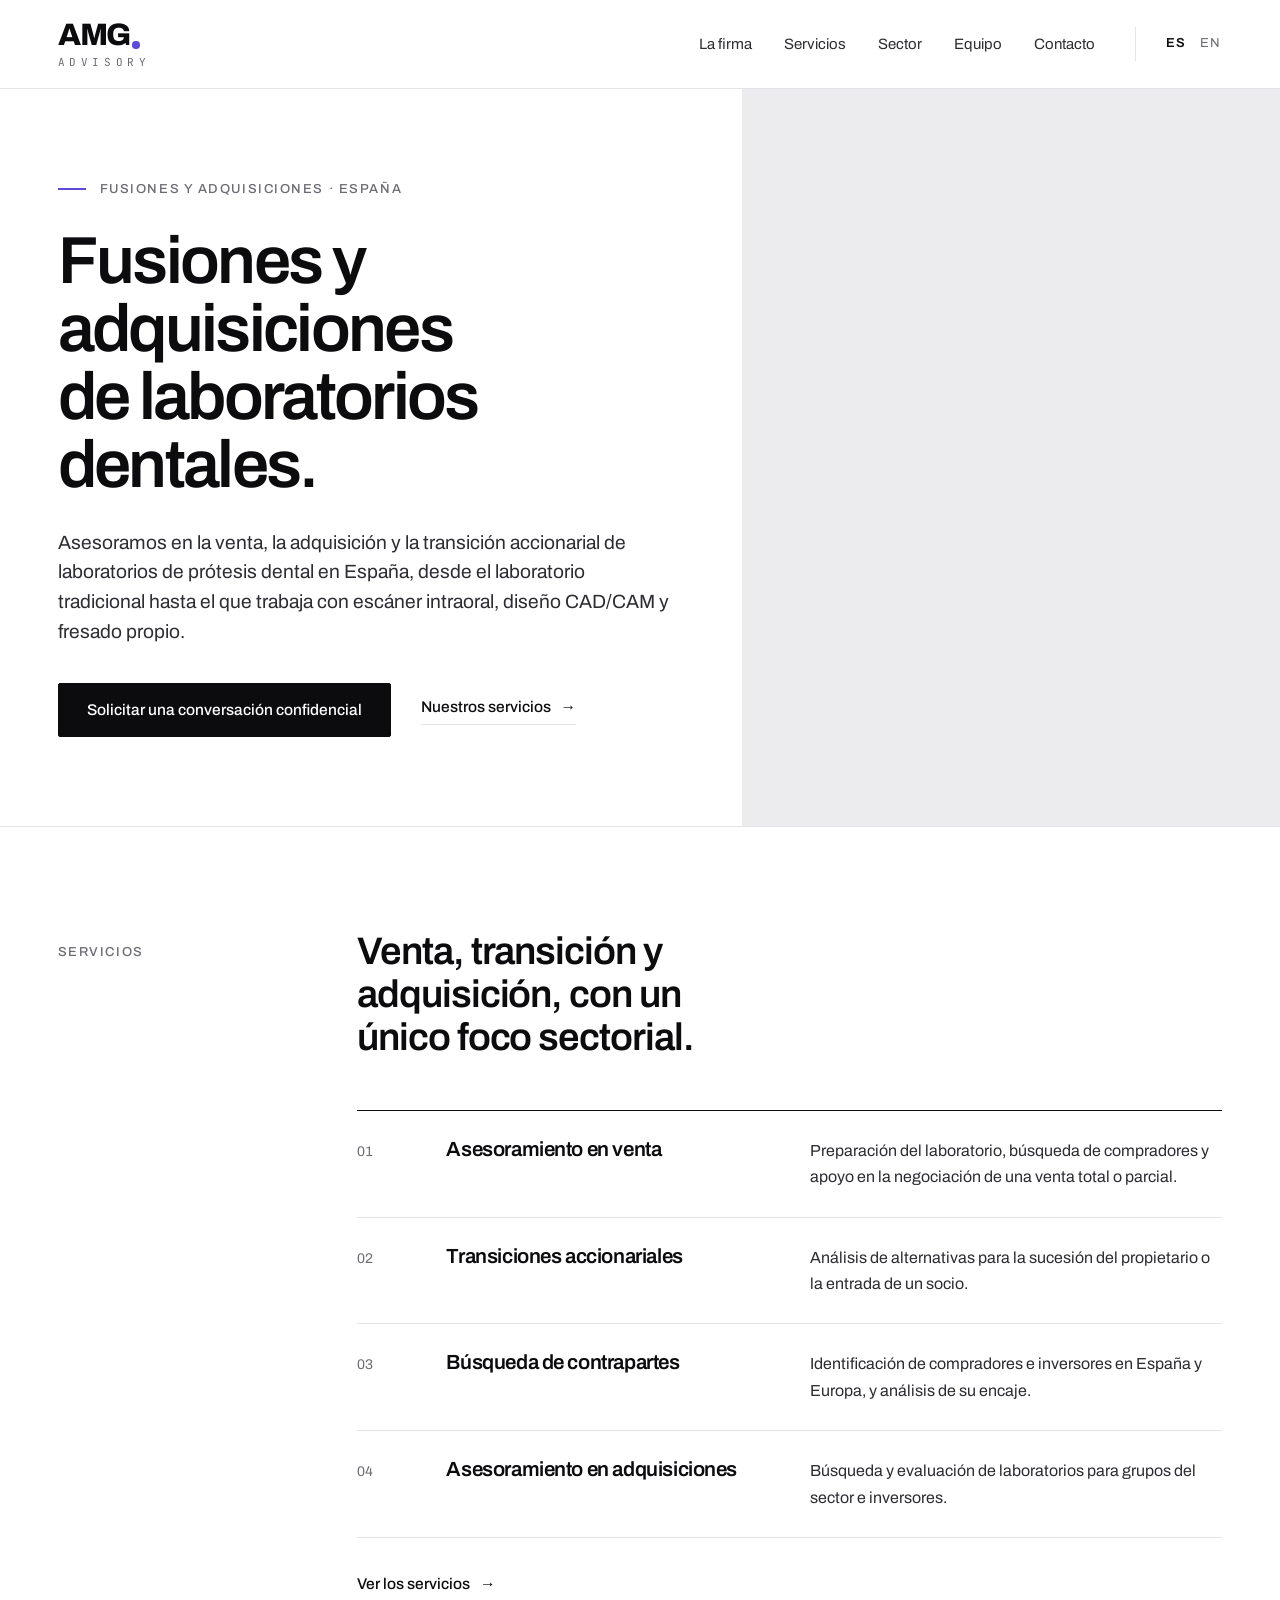
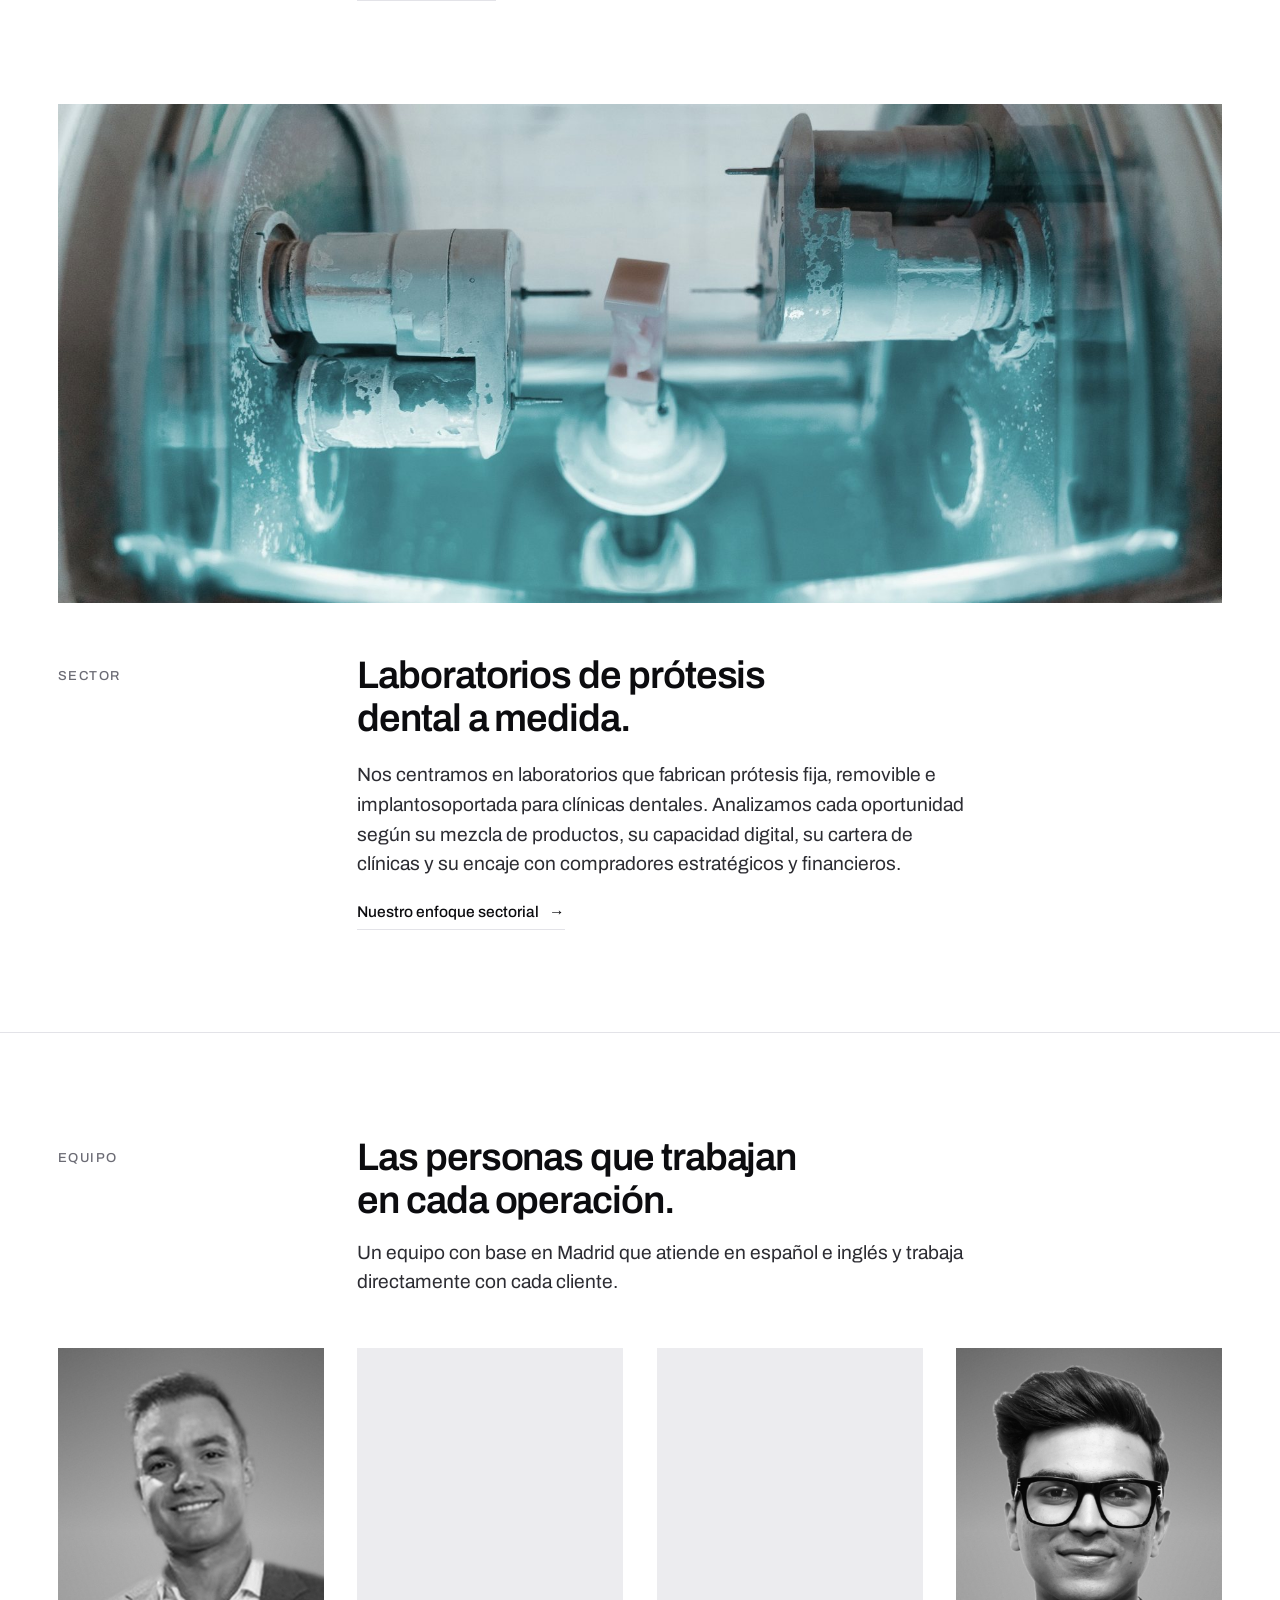
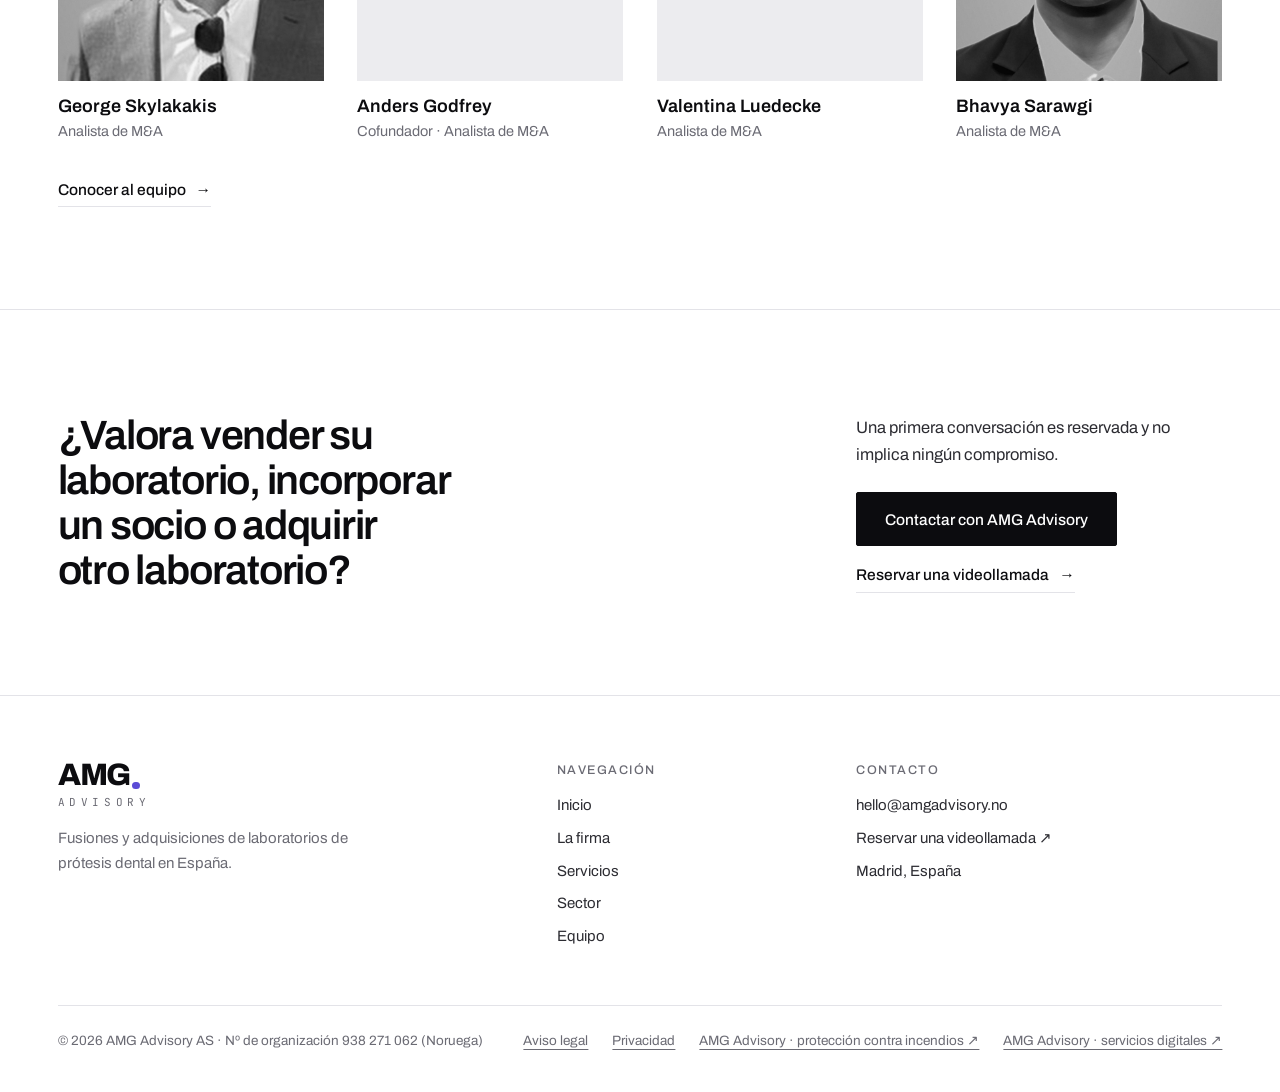
<file: index.html>
<!doctype html><html><head><meta charset=utf8><meta name=viewport content="width=device-width,initial-scale=1,viewport-fit=cover"><style>:root{color-scheme:light;box-sizing:border-box;padding-top:env(safe-area-inset-top,0px);padding-bottom:env(safe-area-inset-bottom,0px)}html{scroll-padding-top:env(safe-area-inset-top,0px)}body{margin:0;padding:0;font:14px -apple-system,BlinkMacSystemFont,sans-serif;background:#fff;color:#000}img{max-width:100%}[hidden]:not([hidden=until-found i]){display:none!important}</style></head><body>
<title>AMG Dental M&amp;A</title>
<style>body{margin:0;background:#fff;color:#0c0c0f;font:16px/1.6 "Helvetica Neue",Arial,sans-serif;display:grid;place-items:center;min-height:90vh}a{color:inherit;margin:0 10px}</style>
<p><a href="es/index.html">Español</a> · <a href="en/index.html">English</a></p>
<script>location.replace('es/index.html');</script>

</body></html>
</file>
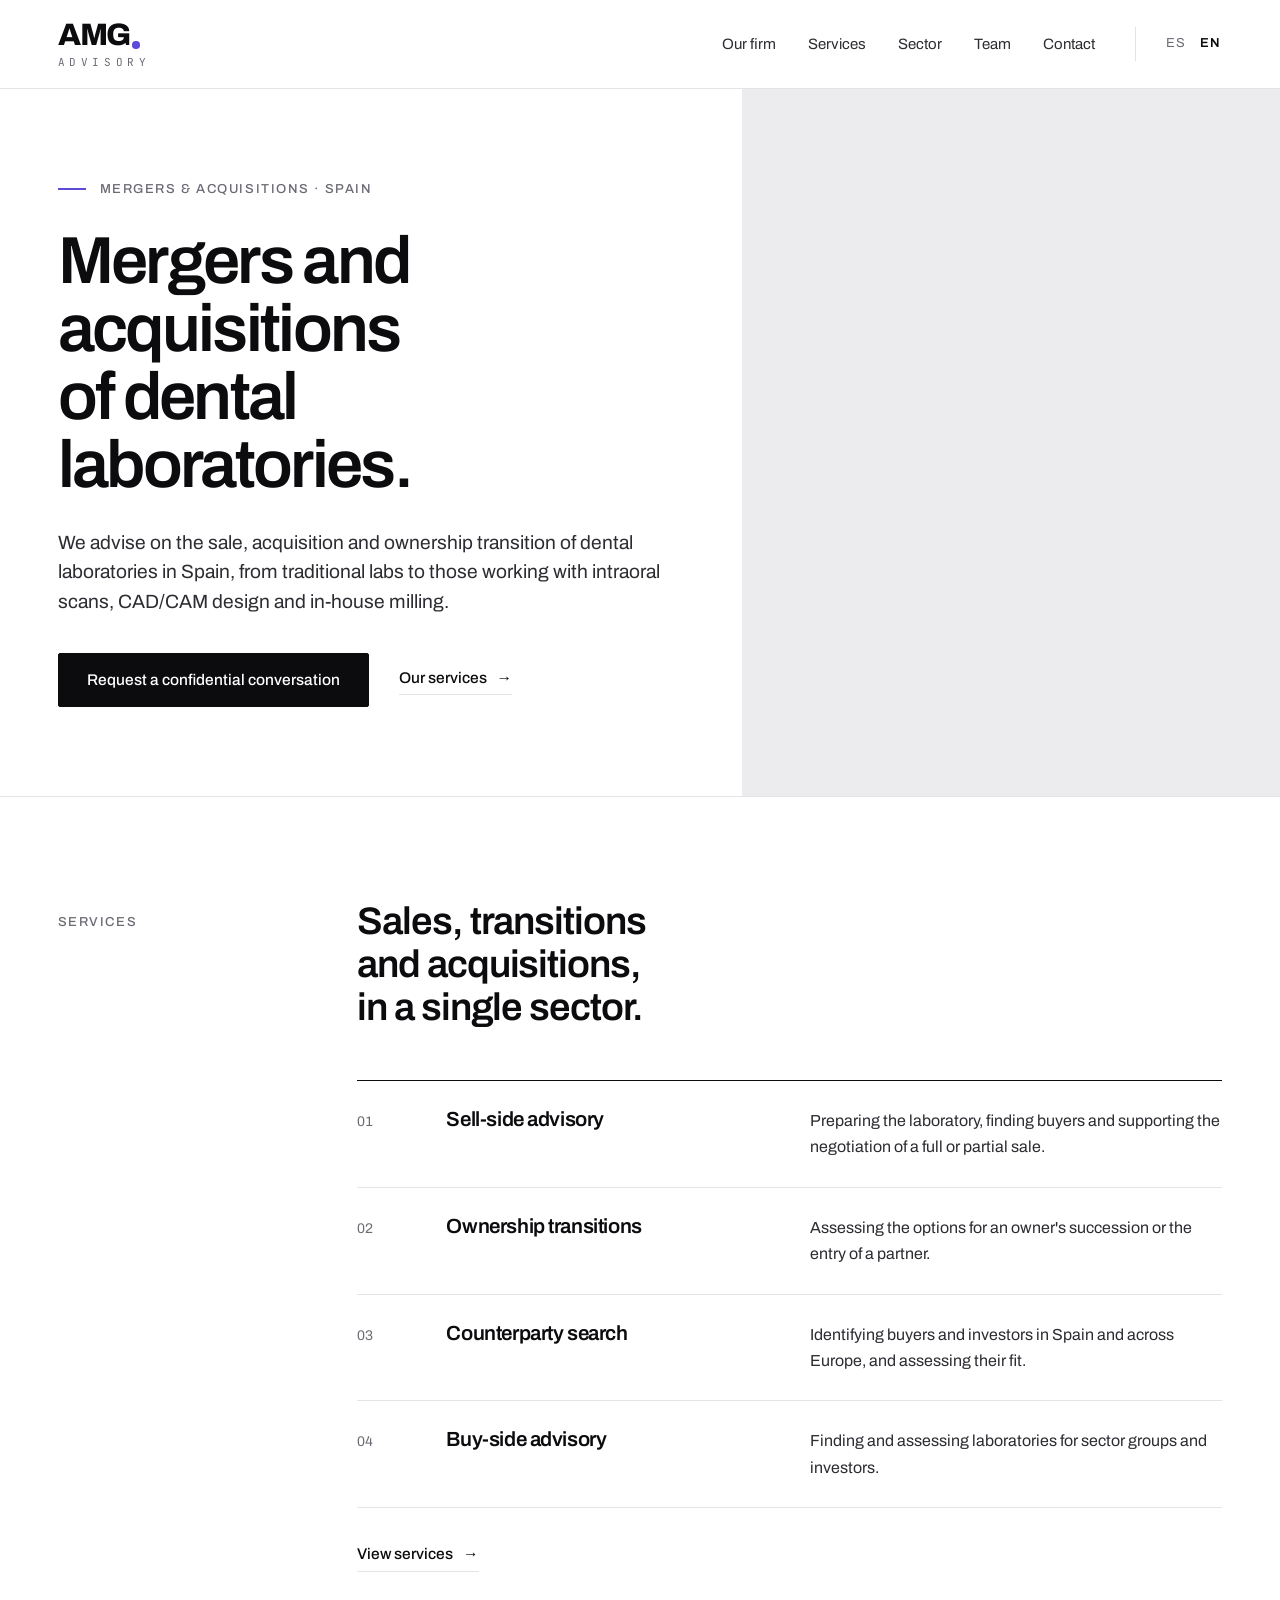
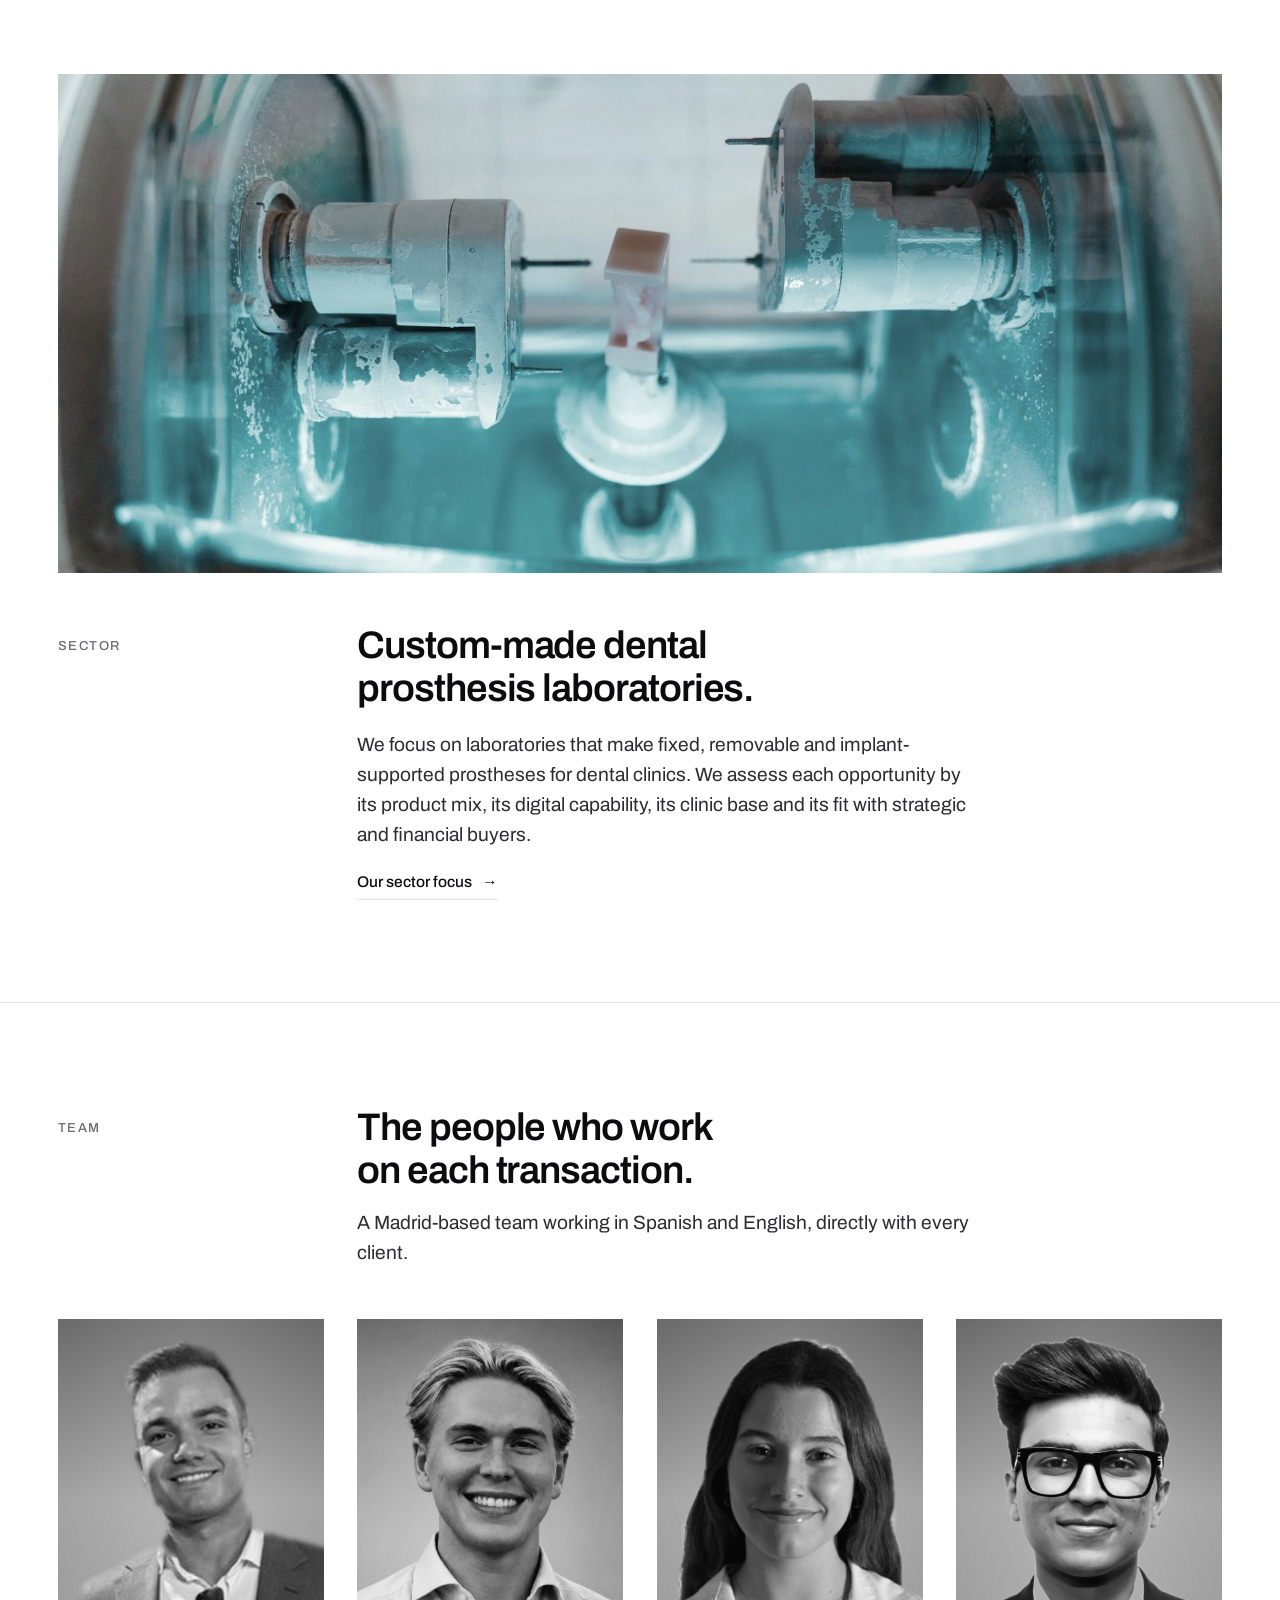
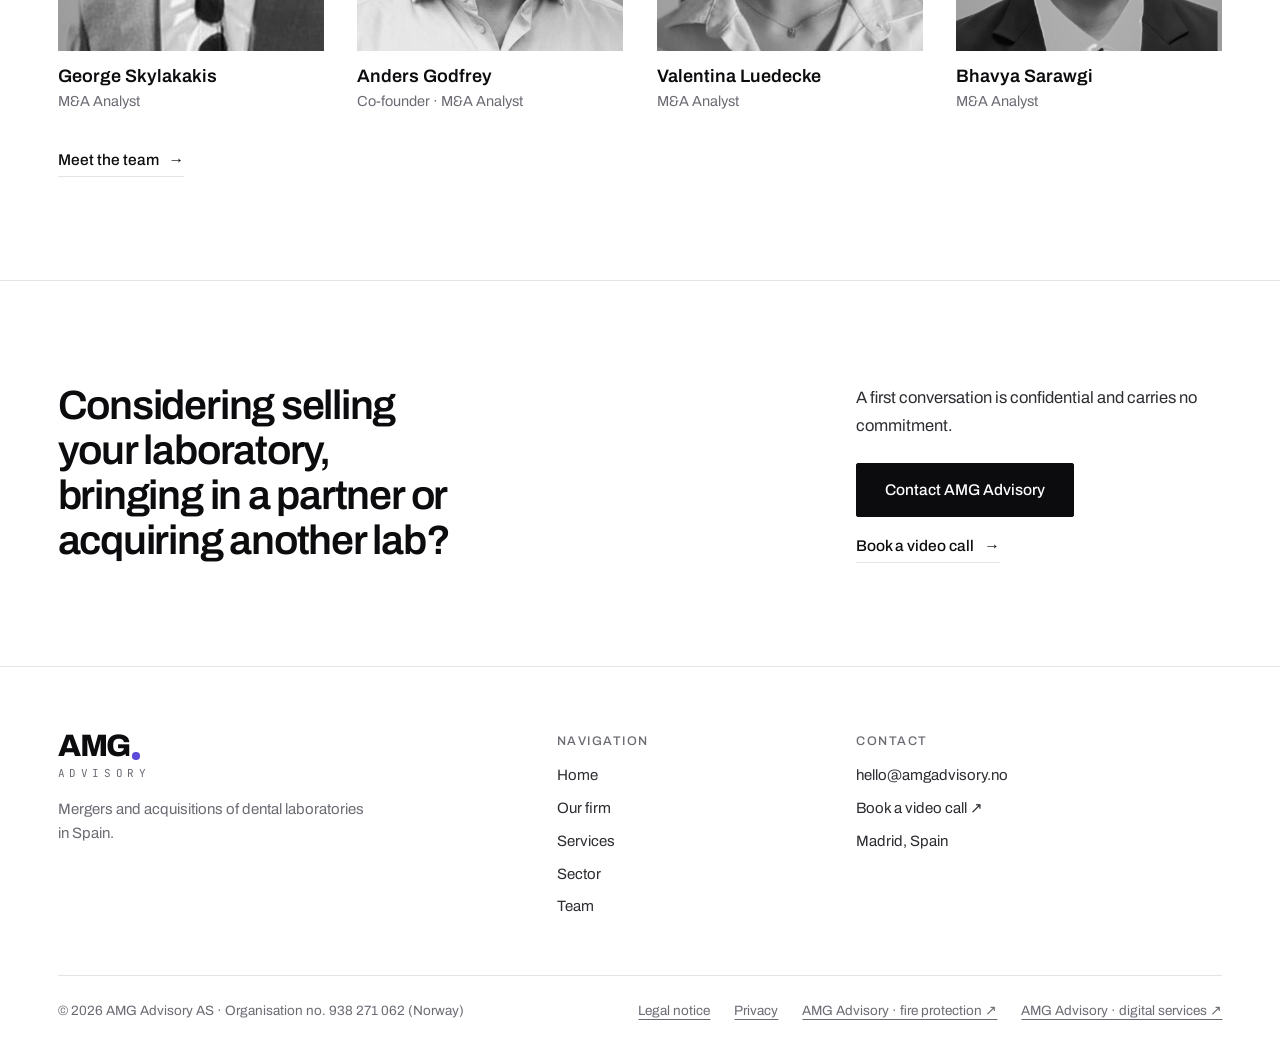
<file: en/index.html>
<!doctype html>
<html lang="en">
<head>
<meta charset="utf-8">
<meta name="viewport" content="width=device-width, initial-scale=1, viewport-fit=cover">
<title>AMG Advisory | M&amp;A for dental laboratories</title>
<meta name="description" content="AMG Advisory advises on the sale, acquisition and ownership transition of dental laboratories in Spain.">
<meta name="robots" content="noindex, nofollow">
<link rel="alternate" hreflang="es" href="https://amgadvisory.net/es/">
<link rel="alternate" hreflang="en" href="https://amgadvisory.net/en/">
<link rel="canonical" href="https://amgadvisory.net/en/">
<meta name="theme-color" content="#ffffff">
<meta name="color-scheme" content="light">
<meta property="og:type" content="website">
<meta property="og:site_name" content="AMG Advisory">
<meta property="og:title" content="AMG Advisory | M&amp;A for dental laboratories">
<meta property="og:description" content="AMG Advisory advises on the sale, acquisition and ownership transition of dental laboratories in Spain.">
<meta property="og:locale" content="en_GB">
<link rel="icon" href="../assets/images/favicon.svg" type="image/svg+xml">
<link rel="preload" href="../assets/fonts/archivo-var.woff2" as="font" type="font/woff2" crossorigin>
<link rel="stylesheet" href="../assets/css/styles.css">
<script src="../assets/js/site.js"></script>
<script type="application/ld+json">{"@context": "https://schema.org", "@type": "ProfessionalService", "name": "AMG Advisory", "legalName": "AMG Advisory AS", "email": "hello@amgadvisory.no", "areaServed": "ES", "knowsLanguage": ["es", "en"], "url": "https://amgadvisory.net/en/"}</script>
</head>
<body>
<a class="skip" href="#main">Skip to content</a>
<header class="site-header">
  <div class="wrap header-inner">
    <a class="logo" href="../en/index.html" aria-label="AMG Advisory"><span class="logo-mark" aria-hidden="true">AMG<span class="dot"></span></span><span class="logo-sub" aria-hidden="true">Advisory</span></a>
    <button class="menu-btn" type="button" aria-expanded="false" aria-controls="site-nav" data-open="Menu" data-close="Close"><span class="menu-label">Menu</span><span class="bars" aria-hidden="true"><i></i><i></i></span></button>
    <nav class="nav" id="site-nav" aria-label="Main">
      <ul class="nav-list"><li><a href="../en/firm/index.html">Our firm</a></li><li><a href="../en/services/index.html">Services</a></li><li><a href="../en/sector/index.html">Sector</a></li><li><a href="../en/team/index.html">Team</a></li><li><a href="../en/contact/index.html">Contact</a></li></ul>
      <div class="lang" role="group" aria-label="Language"><a href="../es/index.html" hreflang="es" lang="es" data-set-lang="es">ES<span class="sr"> · Español</span></a><a href="../en/index.html" hreflang="en" lang="en" data-set-lang="en" aria-current="true">EN<span class="sr"> · English</span></a></div>
    </nav>
  </div>
</header>
<main id="main">
<section class="hero">
  <div class="hero-copy">
    <p class="eyebrow">Mergers &amp; acquisitions · Spain</p>
    <h1>Mergers and acquisitions of dental laboratories.</h1>
    <p class="lede">We advise on the sale, acquisition and ownership transition of dental laboratories in Spain, from traditional labs to those working with intraoral scans, CAD/CAM design and in-house milling.</p>
    <div class="actions"><a class="btn" href="../en/contact/index.html">Request a confidential conversation</a><a class="arrow-link" href="../en/services/index.html">Our services</a></div>
  </div>
  <div class="hero-photo photo"><picture><source media="(max-width: 960px)" srcset="../assets/images/photos/hero-wide-700.jpg 700w, ../assets/images/photos/hero-wide-1200.jpg 1200w" sizes="100vw"><img src="../assets/images/photos/hero-1100.jpg" srcset="../assets/images/photos/hero-700.jpg 700w, ../assets/images/photos/hero-1100.jpg 1100w" sizes="42vw" alt="Dental technician adjusting a complete denture" width="1100" height="1341" loading="eager" fetchpriority="high" decoding="async"></picture></div>
</section>
<section class="section ruled">
  <div class="wrap grid">
    <div class="head-row"><p class="label">Services</p><h2 class="h-section">Sales, transitions and acquisitions, in a single sector.</h2></div>
    <ol class="index"><li><span class="n">01</span><h3>Sell-side advisory</h3><p>Preparing the laboratory, finding buyers and supporting the negotiation of a full or partial sale.</p></li><li><span class="n">02</span><h3>Ownership transitions</h3><p>Assessing the options for an owner&#x27;s succession or the entry of a partner.</p></li><li><span class="n">03</span><h3>Counterparty search</h3><p>Identifying buyers and investors in Spain and across Europe, and assessing their fit.</p></li><li><span class="n">04</span><h3>Buy-side advisory</h3><p>Finding and assessing laboratories for sector groups and investors.</p></li></ol>
    <div class="index-foot"><a class="arrow-link" href="../en/services/index.html">View services</a></div>
  </div>
</section>
<section class="section" style="padding-top:0">
  <div class="wrap">
    <div class="feature-photo photo"><img src="../assets/images/photos/sector-1800.jpg" srcset="../assets/images/photos/sector-900.jpg 900w, ../assets/images/photos/sector-1800.jpg 1800w" sizes="(max-width: 1280px) 100vw, 1280px" alt="CAD/CAM milling unit machining a block" width="1800" height="1200" loading="lazy" decoding="async"></div>
    <div class="grid">
      <p class="label feature-label">Sector</p>
      <div class="feature-text"><h2 class="h-section">Custom-made dental prosthesis laboratories.</h2><p class="lede">We focus on laboratories that make fixed, removable and implant-supported prostheses for dental clinics. We assess each opportunity by its product mix, its digital capability, its clinic base and its fit with strategic and financial buyers.</p><div class="actions"><a class="arrow-link" href="../en/sector/index.html">Our sector focus</a></div></div>
    </div>
  </div>
</section>
<section class="section ruled">
  <div class="wrap grid">
    <div class="head-row"><p class="label">Team</p><div class="head-main"><h2 class="h-section">The people who work on each transaction.</h2><p class="lede">A Madrid-based team working in Spanish and English, directly with every client.</p></div></div>
    <div class="team-strip"><a href="../en/team/index.html"><div class="photo"><img src="../assets/images/team/george.jpg" alt="George Skylakakis" width="800" height="1000" loading="lazy" decoding="async"></div><div><p class="nm">George Skylakakis</p><p class="rl">M&amp;A Analyst</p></div></a><a href="../en/team/index.html"><div class="photo"><img src="../assets/images/team/anders.jpg" alt="Anders Godfrey" width="800" height="1000" loading="lazy" decoding="async"></div><div><p class="nm">Anders Godfrey</p><p class="rl">Co-founder · M&amp;A Analyst</p></div></a><a href="../en/team/index.html"><div class="photo"><img src="../assets/images/team/valentina.jpg" alt="Valentina Luedecke" width="800" height="1000" loading="lazy" decoding="async"></div><div><p class="nm">Valentina Luedecke</p><p class="rl">M&amp;A Analyst</p></div></a><a href="../en/team/index.html"><div class="photo"><img src="../assets/images/team/bhavya.jpg" alt="Bhavya Sarawgi" width="800" height="1000" loading="lazy" decoding="async"></div><div><p class="nm">Bhavya Sarawgi</p><p class="rl">M&amp;A Analyst</p></div></a></div>
    <div class="index-foot" style="grid-column:1 / -1"><a class="arrow-link" href="../en/team/index.html">Meet the team</a></div>
  </div>
</section>
<section class="closing">
  <div class="wrap grid">
    <h2>Considering selling your laboratory, bringing in a partner or acquiring another lab?</h2>
    <div class="side"><p>A first conversation is confidential and carries no commitment.</p><div class="actions"><a class="btn" href="../en/contact/index.html">Contact AMG Advisory</a><a class="arrow-link" href="https://scheduler.zoom.us/anders-godfrey/amg-advisory-introductory-consultation" target="_blank" rel="noopener noreferrer">Book a video call</a></div></div>
  </div>
</section>
</main>
<footer class="site-footer">
  <div class="wrap">
    <div class="footer-top">
      <div class="footer-brand"><a class="logo" href="../en/index.html" aria-label="AMG Advisory"><span class="logo-mark" aria-hidden="true">AMG<span class="dot"></span></span><span class="logo-sub" aria-hidden="true">Advisory</span></a><p>Mergers and acquisitions of dental laboratories in Spain.</p></div>
      <div class="footer-col"><h2>Navigation</h2><ul><li><a href="../en/index.html">Home</a></li><li><a href="../en/firm/index.html">Our firm</a></li><li><a href="../en/services/index.html">Services</a></li><li><a href="../en/sector/index.html">Sector</a></li><li><a href="../en/team/index.html">Team</a></li></ul></div>
      <div class="footer-col"><h2>Contact</h2><ul>
        <li><a href="mailto:hello@amgadvisory.no">hello@amgadvisory.no</a></li>
        <li><a href="https://scheduler.zoom.us/anders-godfrey/amg-advisory-introductory-consultation" target="_blank" rel="noopener noreferrer">Book a video call ↗</a></li>
        <li><a href="../en/contact/index.html">Madrid, Spain</a></li>
      </ul></div>
    </div>
    <div class="footer-bottom">
      <p>© 2026 AMG Advisory AS · Organisation no. 938 271 062 (Norway)</p>
      <ul>
        <li><a href="https://amgadvisory.no/en/terms/" target="_blank" rel="noopener noreferrer">Legal notice</a></li>
        <li><a href="https://amgadvisory.no/en/privacy/" target="_blank" rel="noopener noreferrer">Privacy</a></li>
        <li><a href="https://amgadvisory.online/en/" target="_blank" rel="noopener noreferrer">AMG Advisory · fire protection ↗</a></li>
        <li><a href="https://amgadvisory.no/en/" target="_blank" rel="noopener noreferrer">AMG Advisory · digital services ↗</a></li>
      </ul>
    </div>
  </div>
</footer>
</body>
</html>
</file>
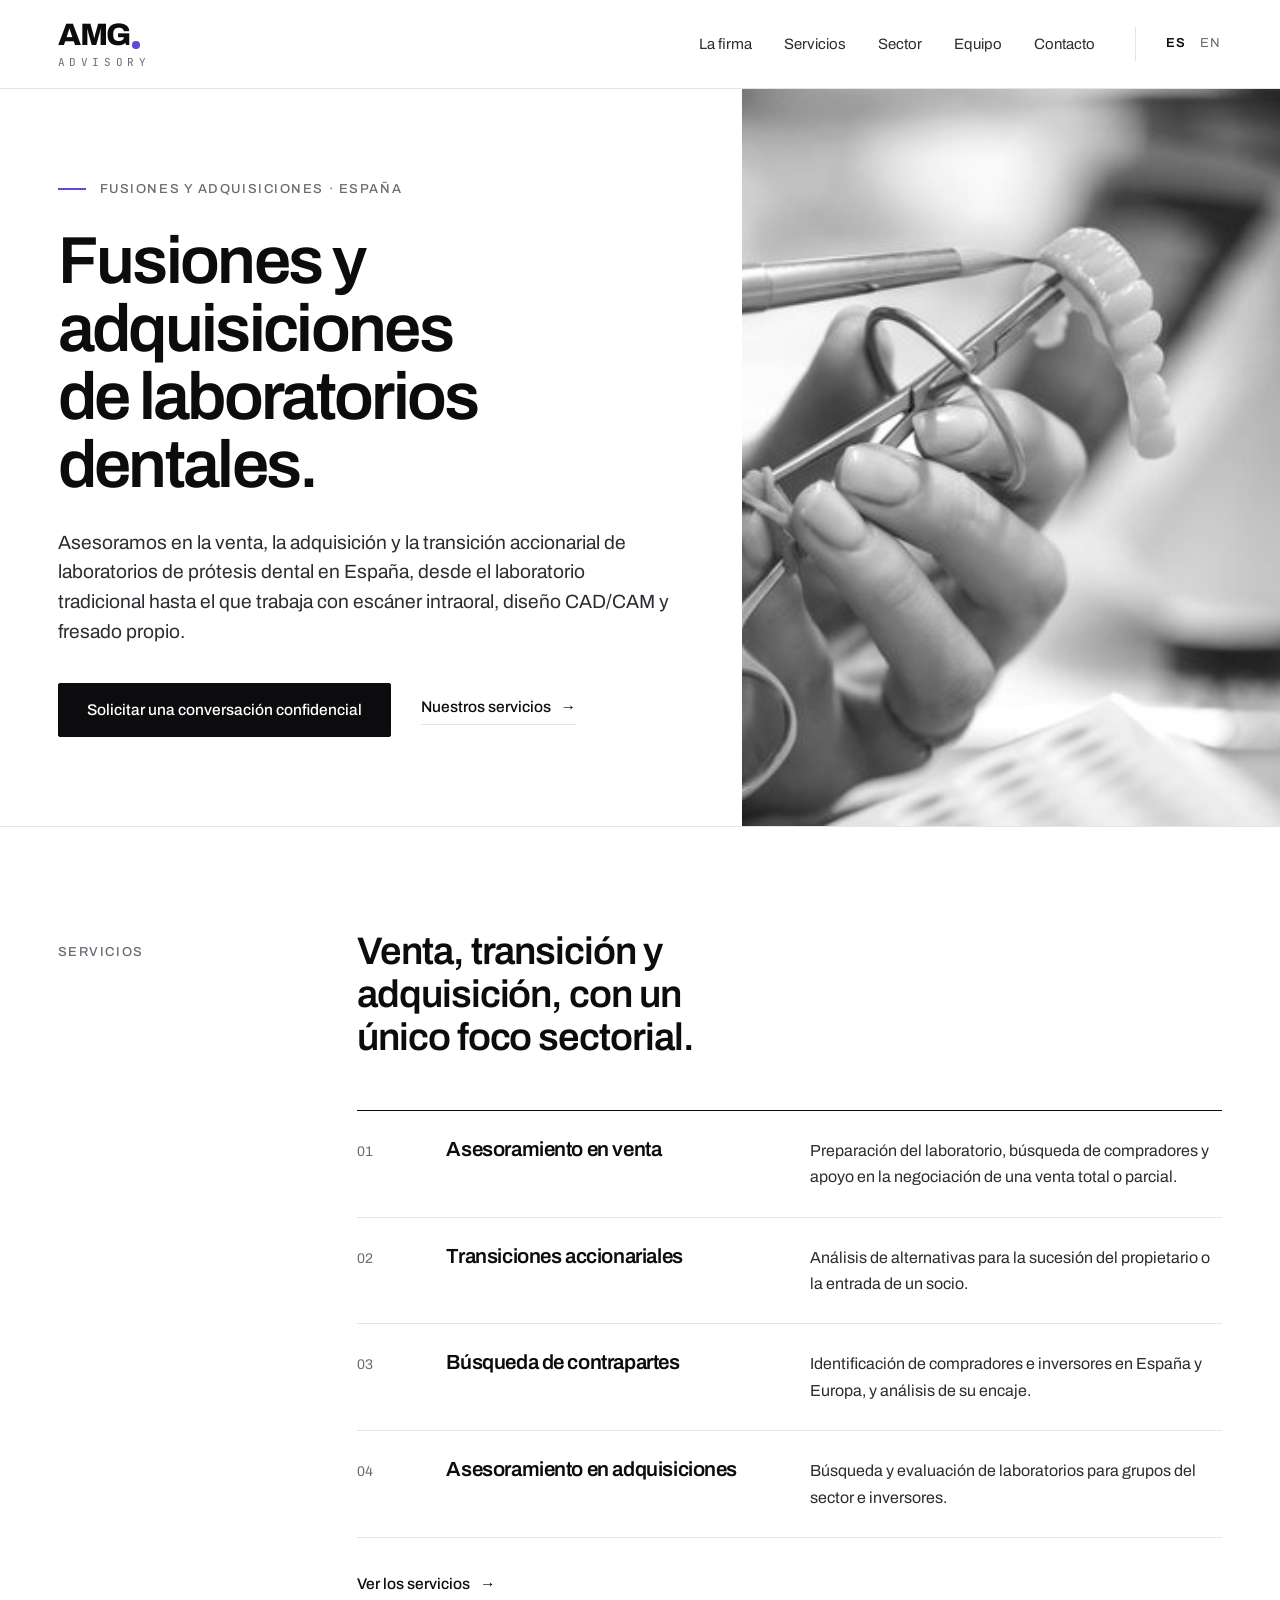
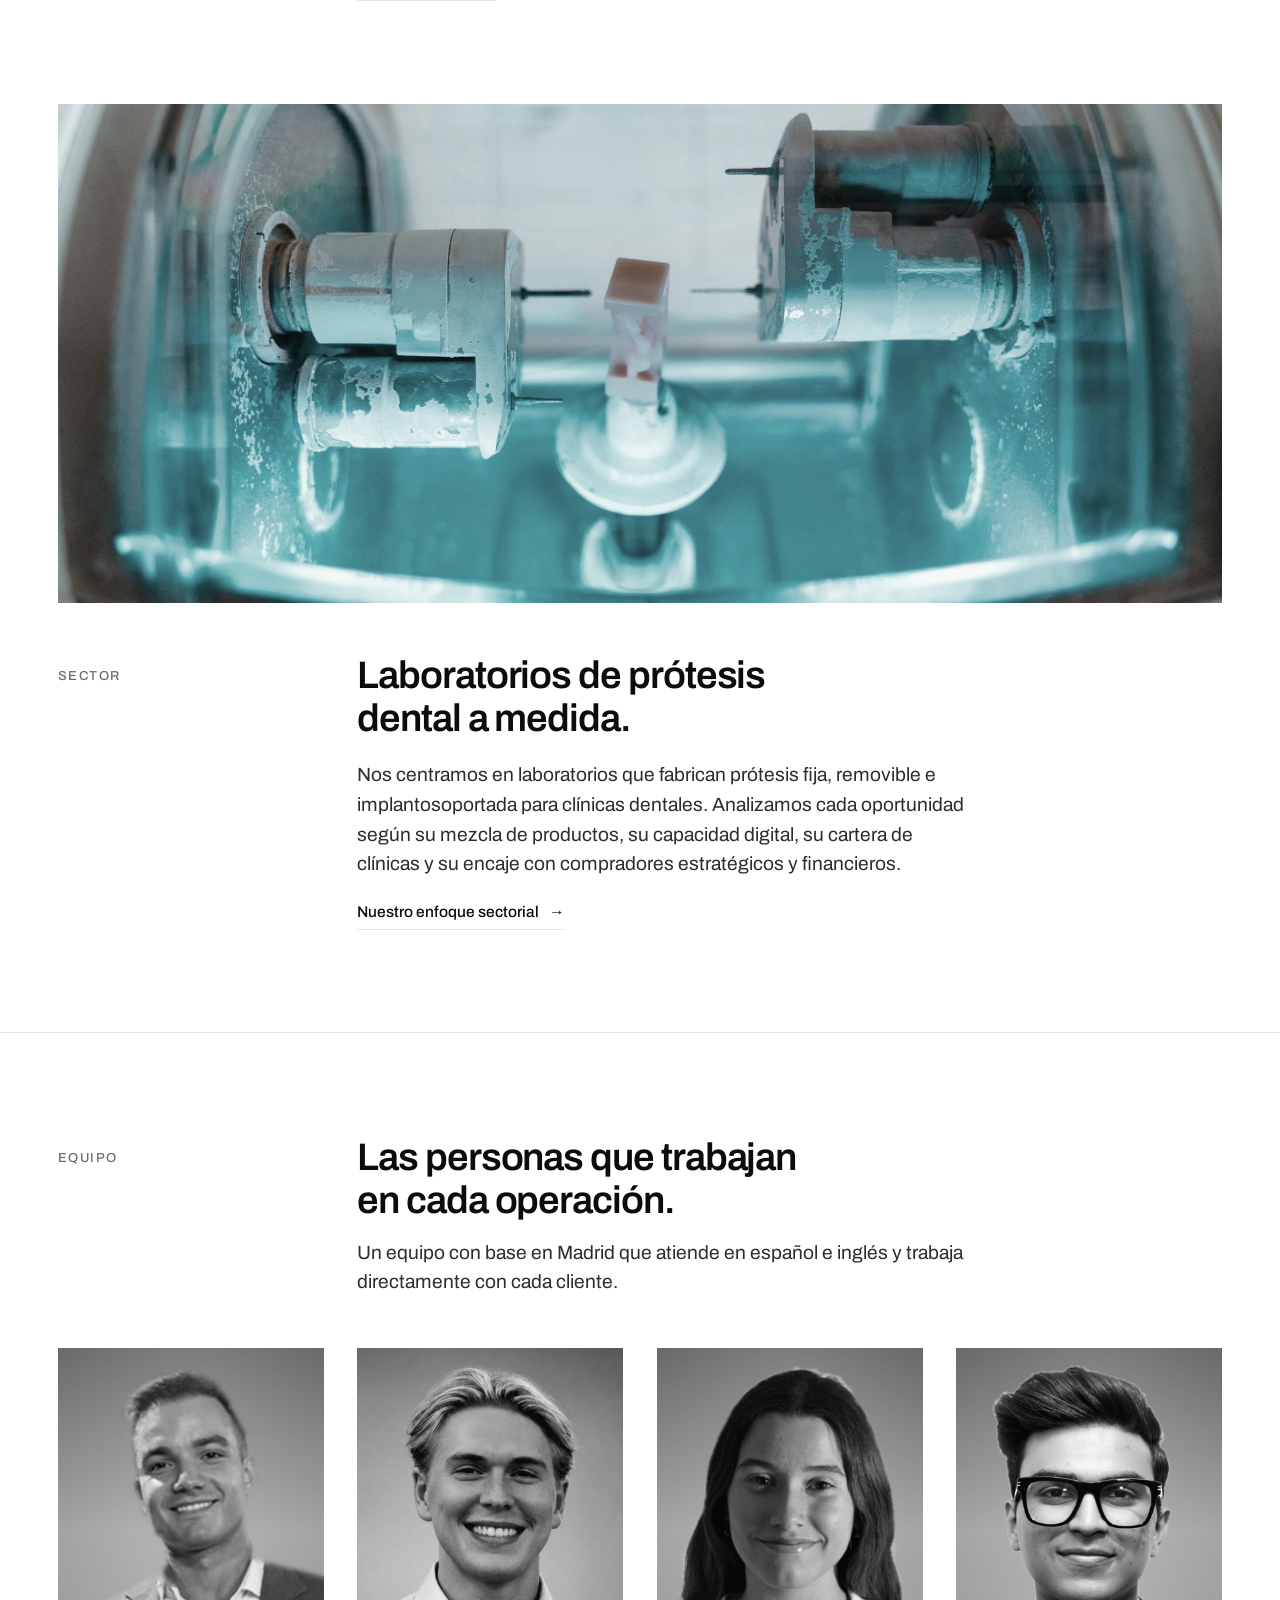
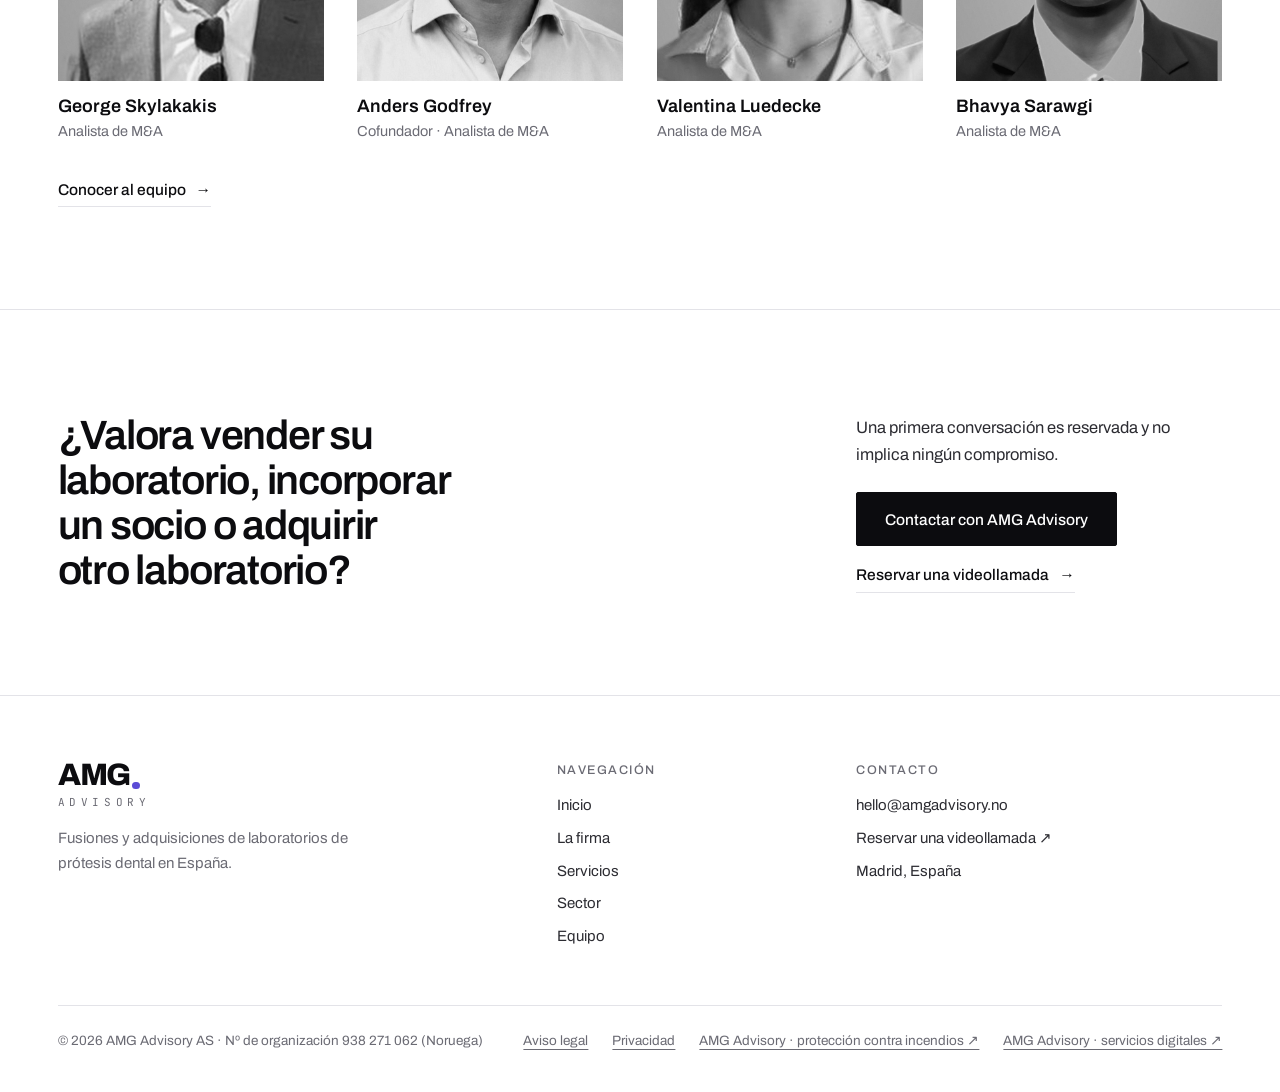
<file: es/index.html>
<!doctype html>
<html lang="es">
<head>
<meta charset="utf-8">
<meta name="viewport" content="width=device-width, initial-scale=1, viewport-fit=cover">
<title>AMG Advisory | Fusiones y adquisiciones de laboratorios dentales</title>
<meta name="description" content="AMG Advisory asesora en la venta, la adquisición y la transición accionarial de laboratorios de prótesis dental en España.">
<meta name="robots" content="noindex, nofollow">
<link rel="alternate" hreflang="es" href="https://amgadvisory.net/es/">
<link rel="alternate" hreflang="en" href="https://amgadvisory.net/en/">
<link rel="canonical" href="https://amgadvisory.net/es/">
<meta name="theme-color" content="#ffffff">
<meta name="color-scheme" content="light">
<meta property="og:type" content="website">
<meta property="og:site_name" content="AMG Advisory">
<meta property="og:title" content="AMG Advisory | Fusiones y adquisiciones de laboratorios dentales">
<meta property="og:description" content="AMG Advisory asesora en la venta, la adquisición y la transición accionarial de laboratorios de prótesis dental en España.">
<meta property="og:locale" content="es_ES">
<link rel="icon" href="../assets/images/favicon.svg" type="image/svg+xml">
<link rel="preload" href="../assets/fonts/archivo-var.woff2" as="font" type="font/woff2" crossorigin>
<link rel="stylesheet" href="../assets/css/styles.css">
<script src="../assets/js/site.js"></script>
<script type="application/ld+json">{"@context": "https://schema.org", "@type": "ProfessionalService", "name": "AMG Advisory", "legalName": "AMG Advisory AS", "email": "hello@amgadvisory.no", "areaServed": "ES", "knowsLanguage": ["es", "en"], "url": "https://amgadvisory.net/es/"}</script>
</head>
<body>
<a class="skip" href="#main">Ir al contenido</a>
<header class="site-header">
  <div class="wrap header-inner">
    <a class="logo" href="../es/index.html" aria-label="AMG Advisory"><span class="logo-mark" aria-hidden="true">AMG<span class="dot"></span></span><span class="logo-sub" aria-hidden="true">Advisory</span></a>
    <button class="menu-btn" type="button" aria-expanded="false" aria-controls="site-nav" data-open="Menú" data-close="Cerrar"><span class="menu-label">Menú</span><span class="bars" aria-hidden="true"><i></i><i></i></span></button>
    <nav class="nav" id="site-nav" aria-label="Principal">
      <ul class="nav-list"><li><a href="../es/firma/index.html">La firma</a></li><li><a href="../es/servicios/index.html">Servicios</a></li><li><a href="../es/sector/index.html">Sector</a></li><li><a href="../es/equipo/index.html">Equipo</a></li><li><a href="../es/contacto/index.html">Contacto</a></li></ul>
      <div class="lang" role="group" aria-label="Idioma"><a href="../es/index.html" hreflang="es" lang="es" data-set-lang="es" aria-current="true">ES<span class="sr"> · Español</span></a><a href="../en/index.html" hreflang="en" lang="en" data-set-lang="en">EN<span class="sr"> · English</span></a></div>
    </nav>
  </div>
</header>
<main id="main">
<section class="hero">
  <div class="hero-copy">
    <p class="eyebrow">Fusiones y adquisiciones · España</p>
    <h1>Fusiones y adquisiciones de laboratorios dentales.</h1>
    <p class="lede">Asesoramos en la venta, la adquisición y la transición accionarial de laboratorios de prótesis dental en España, desde el laboratorio tradicional hasta el que trabaja con escáner intraoral, diseño CAD/CAM y fresado propio.</p>
    <div class="actions"><a class="btn" href="../es/contacto/index.html">Solicitar una conversación confidencial</a><a class="arrow-link" href="../es/servicios/index.html">Nuestros servicios</a></div>
  </div>
  <div class="hero-photo photo"><picture><source media="(max-width: 960px)" srcset="../assets/images/photos/hero-wide-700.jpg 700w, ../assets/images/photos/hero-wide-1200.jpg 1200w" sizes="100vw"><img src="../assets/images/photos/hero-1100.jpg" srcset="../assets/images/photos/hero-700.jpg 700w, ../assets/images/photos/hero-1100.jpg 1100w" sizes="42vw" alt="Técnica dental ajustando una prótesis completa" width="1100" height="1341" loading="eager" fetchpriority="high" decoding="async"></picture></div>
</section>
<section class="section ruled">
  <div class="wrap grid">
    <div class="head-row"><p class="label">Servicios</p><h2 class="h-section">Venta, transición y adquisición, con un único foco sectorial.</h2></div>
    <ol class="index"><li><span class="n">01</span><h3>Asesoramiento en venta</h3><p>Preparación del laboratorio, búsqueda de compradores y apoyo en la negociación de una venta total o parcial.</p></li><li><span class="n">02</span><h3>Transiciones accionariales</h3><p>Análisis de alternativas para la sucesión del propietario o la entrada de un socio.</p></li><li><span class="n">03</span><h3>Búsqueda de contrapartes</h3><p>Identificación de compradores e inversores en España y Europa, y análisis de su encaje.</p></li><li><span class="n">04</span><h3>Asesoramiento en adquisiciones</h3><p>Búsqueda y evaluación de laboratorios para grupos del sector e inversores.</p></li></ol>
    <div class="index-foot"><a class="arrow-link" href="../es/servicios/index.html">Ver los servicios</a></div>
  </div>
</section>
<section class="section" style="padding-top:0">
  <div class="wrap">
    <div class="feature-photo photo"><img src="../assets/images/photos/sector-1800.jpg" srcset="../assets/images/photos/sector-900.jpg 900w, ../assets/images/photos/sector-1800.jpg 1800w" sizes="(max-width: 1280px) 100vw, 1280px" alt="Fresadora CAD/CAM mecanizando un bloque" width="1800" height="1200" loading="lazy" decoding="async"></div>
    <div class="grid">
      <p class="label feature-label">Sector</p>
      <div class="feature-text"><h2 class="h-section">Laboratorios de prótesis dental a medida.</h2><p class="lede">Nos centramos en laboratorios que fabrican prótesis fija, removible e implantosoportada para clínicas dentales. Analizamos cada oportunidad según su mezcla de productos, su capacidad digital, su cartera de clínicas y su encaje con compradores estratégicos y financieros.</p><div class="actions"><a class="arrow-link" href="../es/sector/index.html">Nuestro enfoque sectorial</a></div></div>
    </div>
  </div>
</section>
<section class="section ruled">
  <div class="wrap grid">
    <div class="head-row"><p class="label">Equipo</p><div class="head-main"><h2 class="h-section">Las personas que trabajan en cada operación.</h2><p class="lede">Un equipo con base en Madrid que atiende en español e inglés y trabaja directamente con cada cliente.</p></div></div>
    <div class="team-strip"><a href="../es/equipo/index.html"><div class="photo"><img src="../assets/images/team/george.jpg" alt="George Skylakakis" width="800" height="1000" loading="lazy" decoding="async"></div><div><p class="nm">George Skylakakis</p><p class="rl">Analista de M&amp;A</p></div></a><a href="../es/equipo/index.html"><div class="photo"><img src="../assets/images/team/anders.jpg" alt="Anders Godfrey" width="800" height="1000" loading="lazy" decoding="async"></div><div><p class="nm">Anders Godfrey</p><p class="rl">Cofundador · Analista de M&amp;A</p></div></a><a href="../es/equipo/index.html"><div class="photo"><img src="../assets/images/team/valentina.jpg" alt="Valentina Luedecke" width="800" height="1000" loading="lazy" decoding="async"></div><div><p class="nm">Valentina Luedecke</p><p class="rl">Analista de M&amp;A</p></div></a><a href="../es/equipo/index.html"><div class="photo"><img src="../assets/images/team/bhavya.jpg" alt="Bhavya Sarawgi" width="800" height="1000" loading="lazy" decoding="async"></div><div><p class="nm">Bhavya Sarawgi</p><p class="rl">Analista de M&amp;A</p></div></a></div>
    <div class="index-foot" style="grid-column:1 / -1"><a class="arrow-link" href="../es/equipo/index.html">Conocer al equipo</a></div>
  </div>
</section>
<section class="closing">
  <div class="wrap grid">
    <h2>¿Valora vender su laboratorio, incorporar un socio o adquirir otro laboratorio?</h2>
    <div class="side"><p>Una primera conversación es reservada y no implica ningún compromiso.</p><div class="actions"><a class="btn" href="../es/contacto/index.html">Contactar con AMG Advisory</a><a class="arrow-link" href="https://scheduler.zoom.us/anders-godfrey/amg-advisory-introductory-consultation" target="_blank" rel="noopener noreferrer">Reservar una videollamada</a></div></div>
  </div>
</section>
</main>
<footer class="site-footer">
  <div class="wrap">
    <div class="footer-top">
      <div class="footer-brand"><a class="logo" href="../es/index.html" aria-label="AMG Advisory"><span class="logo-mark" aria-hidden="true">AMG<span class="dot"></span></span><span class="logo-sub" aria-hidden="true">Advisory</span></a><p>Fusiones y adquisiciones de laboratorios de prótesis dental en España.</p></div>
      <div class="footer-col"><h2>Navegación</h2><ul><li><a href="../es/index.html">Inicio</a></li><li><a href="../es/firma/index.html">La firma</a></li><li><a href="../es/servicios/index.html">Servicios</a></li><li><a href="../es/sector/index.html">Sector</a></li><li><a href="../es/equipo/index.html">Equipo</a></li></ul></div>
      <div class="footer-col"><h2>Contacto</h2><ul>
        <li><a href="mailto:hello@amgadvisory.no">hello@amgadvisory.no</a></li>
        <li><a href="https://scheduler.zoom.us/anders-godfrey/amg-advisory-introductory-consultation" target="_blank" rel="noopener noreferrer">Reservar una videollamada ↗</a></li>
        <li><a href="../es/contacto/index.html">Madrid, España</a></li>
      </ul></div>
    </div>
    <div class="footer-bottom">
      <p>© 2026 AMG Advisory AS · Nº de organización 938 271 062 (Noruega)</p>
      <ul>
        <li><a href="https://amgadvisory.no/en/terms/" target="_blank" rel="noopener noreferrer">Aviso legal</a></li>
        <li><a href="https://amgadvisory.no/en/privacy/" target="_blank" rel="noopener noreferrer">Privacidad</a></li>
        <li><a href="https://amgadvisory.online/es/" target="_blank" rel="noopener noreferrer">AMG Advisory · protección contra incendios ↗</a></li>
        <li><a href="https://amgadvisory.no/en/" target="_blank" rel="noopener noreferrer">AMG Advisory · servicios digitales ↗</a></li>
      </ul>
    </div>
  </div>
</footer>
</body>
</html>
</file>
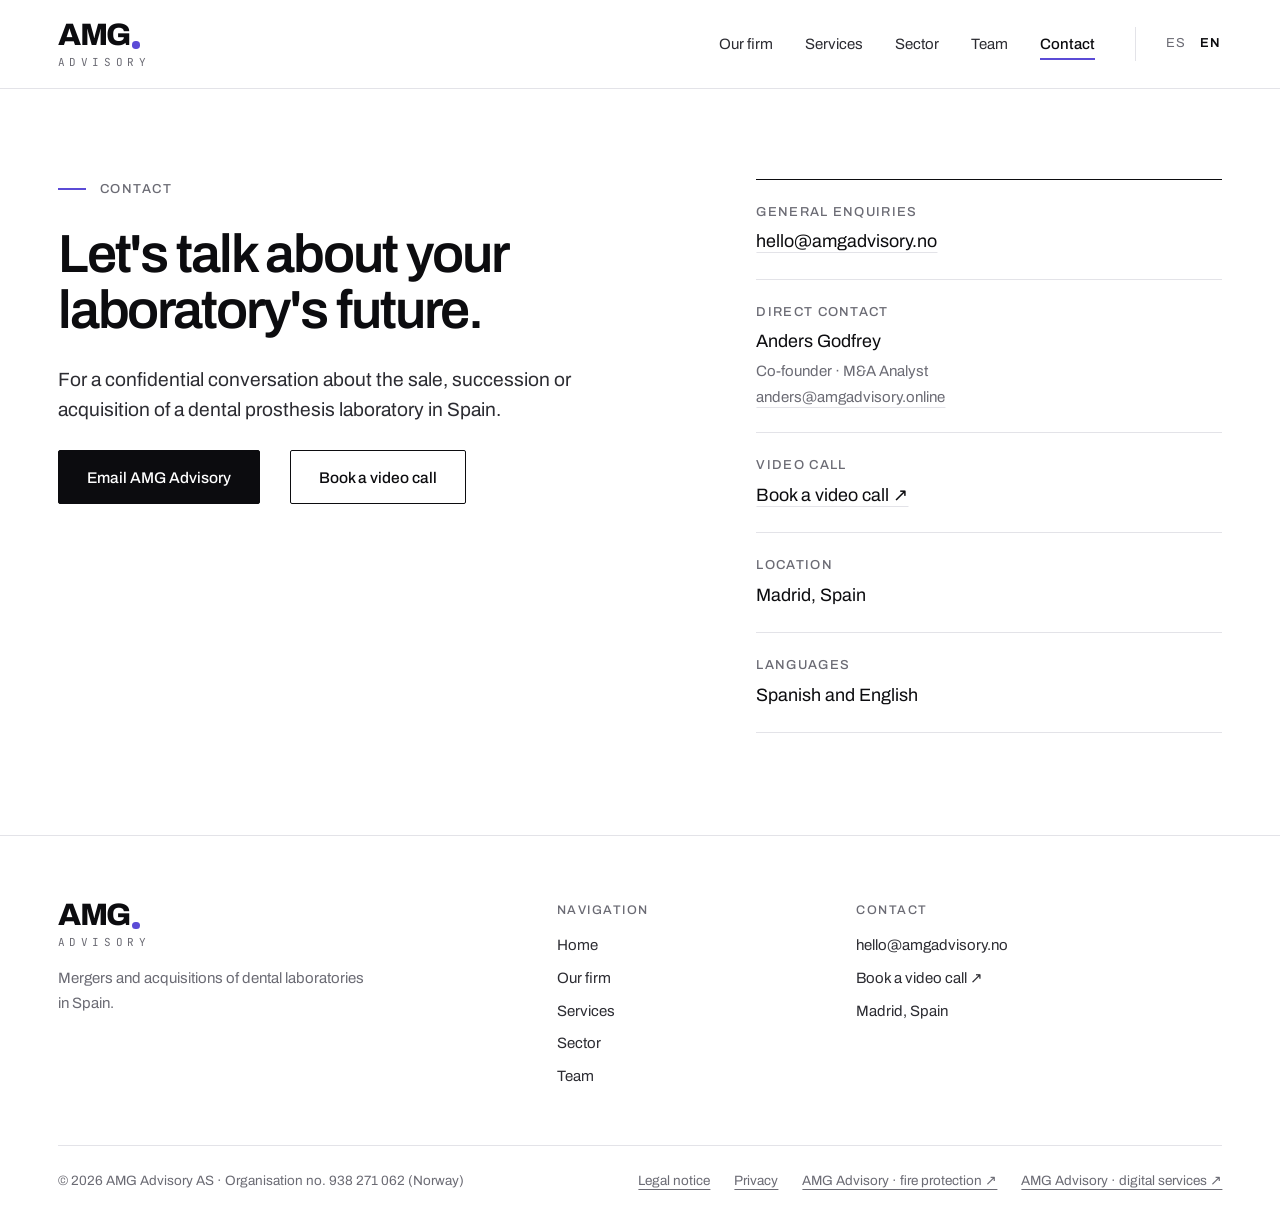
<file: en/contact/index.html>
<!doctype html>
<html lang="en">
<head>
<meta charset="utf-8">
<meta name="viewport" content="width=device-width, initial-scale=1, viewport-fit=cover">
<title>Contact | AMG Advisory</title>
<meta name="description" content="Contact AMG Advisory for a confidential conversation about the sale, succession or acquisition of a dental prosthesis laboratory.">
<meta name="robots" content="noindex, nofollow">
<link rel="alternate" hreflang="es" href="https://amgadvisory.net/es/contacto/">
<link rel="alternate" hreflang="en" href="https://amgadvisory.net/en/contact/">
<link rel="canonical" href="https://amgadvisory.net/en/contact/">
<meta name="theme-color" content="#ffffff">
<meta name="color-scheme" content="light">
<meta property="og:type" content="website">
<meta property="og:site_name" content="AMG Advisory">
<meta property="og:title" content="Contact | AMG Advisory">
<meta property="og:description" content="Contact AMG Advisory for a confidential conversation about the sale, succession or acquisition of a dental prosthesis laboratory.">
<meta property="og:locale" content="en_GB">
<link rel="icon" href="../../assets/images/favicon.svg" type="image/svg+xml">
<link rel="preload" href="../../assets/fonts/archivo-var.woff2" as="font" type="font/woff2" crossorigin>
<link rel="stylesheet" href="../../assets/css/styles.css">
<script src="../../assets/js/site.js"></script>
</head>
<body>
<a class="skip" href="#main">Skip to content</a>
<header class="site-header">
  <div class="wrap header-inner">
    <a class="logo" href="../../en/index.html" aria-label="AMG Advisory"><span class="logo-mark" aria-hidden="true">AMG<span class="dot"></span></span><span class="logo-sub" aria-hidden="true">Advisory</span></a>
    <button class="menu-btn" type="button" aria-expanded="false" aria-controls="site-nav" data-open="Menu" data-close="Close"><span class="menu-label">Menu</span><span class="bars" aria-hidden="true"><i></i><i></i></span></button>
    <nav class="nav" id="site-nav" aria-label="Main">
      <ul class="nav-list"><li><a href="../../en/firm/index.html">Our firm</a></li><li><a href="../../en/services/index.html">Services</a></li><li><a href="../../en/sector/index.html">Sector</a></li><li><a href="../../en/team/index.html">Team</a></li><li><a href="../../en/contact/index.html" aria-current="page">Contact</a></li></ul>
      <div class="lang" role="group" aria-label="Language"><a href="../../es/contacto/index.html" hreflang="es" lang="es" data-set-lang="es">ES<span class="sr"> · Español</span></a><a href="../../en/contact/index.html" hreflang="en" lang="en" data-set-lang="en" aria-current="true">EN<span class="sr"> · English</span></a></div>
    </nav>
  </div>
</header>
<main id="main">
<section class="contact">
  <div class="wrap grid">
    <div class="copy">
      <p class="eyebrow">Contact</p>
      <h1>Let&#x27;s talk about your laboratory&#x27;s future.</h1>
      <p class="lede">For a confidential conversation about the sale, succession or acquisition of a dental prosthesis laboratory in Spain.</p>
      <div class="actions"><a class="btn" href="mailto:hello@amgadvisory.no?subject=Confidential%20enquiry">Email AMG Advisory</a><a class="btn secondary" href="https://scheduler.zoom.us/anders-godfrey/amg-advisory-introductory-consultation" target="_blank" rel="noopener noreferrer">Book a video call</a></div>
    </div>
    <dl class="details">
      <div><dt>General enquiries</dt><dd><a href="mailto:hello@amgadvisory.no?subject=Confidential%20enquiry">hello@amgadvisory.no</a></dd></div>
      <div><dt>Direct contact</dt><dd>Anders Godfrey<span class="sub">Co-founder · M&amp;A Analyst</span><a class="sub" href="mailto:anders@amgadvisory.online?subject=Confidential%20enquiry">anders@amgadvisory.online</a></dd></div>
      <div><dt>Video call</dt><dd><a href="https://scheduler.zoom.us/anders-godfrey/amg-advisory-introductory-consultation" target="_blank" rel="noopener noreferrer">Book a video call ↗</a></dd></div>
      <div><dt>Location</dt><dd>Madrid, Spain</dd></div>
      <div><dt>Languages</dt><dd>Spanish and English</dd></div>
    </dl>
  </div>
</section>
</main>
<footer class="site-footer">
  <div class="wrap">
    <div class="footer-top">
      <div class="footer-brand"><a class="logo" href="../../en/index.html" aria-label="AMG Advisory"><span class="logo-mark" aria-hidden="true">AMG<span class="dot"></span></span><span class="logo-sub" aria-hidden="true">Advisory</span></a><p>Mergers and acquisitions of dental laboratories in Spain.</p></div>
      <div class="footer-col"><h2>Navigation</h2><ul><li><a href="../../en/index.html">Home</a></li><li><a href="../../en/firm/index.html">Our firm</a></li><li><a href="../../en/services/index.html">Services</a></li><li><a href="../../en/sector/index.html">Sector</a></li><li><a href="../../en/team/index.html">Team</a></li></ul></div>
      <div class="footer-col"><h2>Contact</h2><ul>
        <li><a href="mailto:hello@amgadvisory.no">hello@amgadvisory.no</a></li>
        <li><a href="https://scheduler.zoom.us/anders-godfrey/amg-advisory-introductory-consultation" target="_blank" rel="noopener noreferrer">Book a video call ↗</a></li>
        <li><a href="../../en/contact/index.html">Madrid, Spain</a></li>
      </ul></div>
    </div>
    <div class="footer-bottom">
      <p>© 2026 AMG Advisory AS · Organisation no. 938 271 062 (Norway)</p>
      <ul>
        <li><a href="https://amgadvisory.no/en/terms/" target="_blank" rel="noopener noreferrer">Legal notice</a></li>
        <li><a href="https://amgadvisory.no/en/privacy/" target="_blank" rel="noopener noreferrer">Privacy</a></li>
        <li><a href="https://amgadvisory.online/en/" target="_blank" rel="noopener noreferrer">AMG Advisory · fire protection ↗</a></li>
        <li><a href="https://amgadvisory.no/en/" target="_blank" rel="noopener noreferrer">AMG Advisory · digital services ↗</a></li>
      </ul>
    </div>
  </div>
</footer>
</body>
</html>
</file>
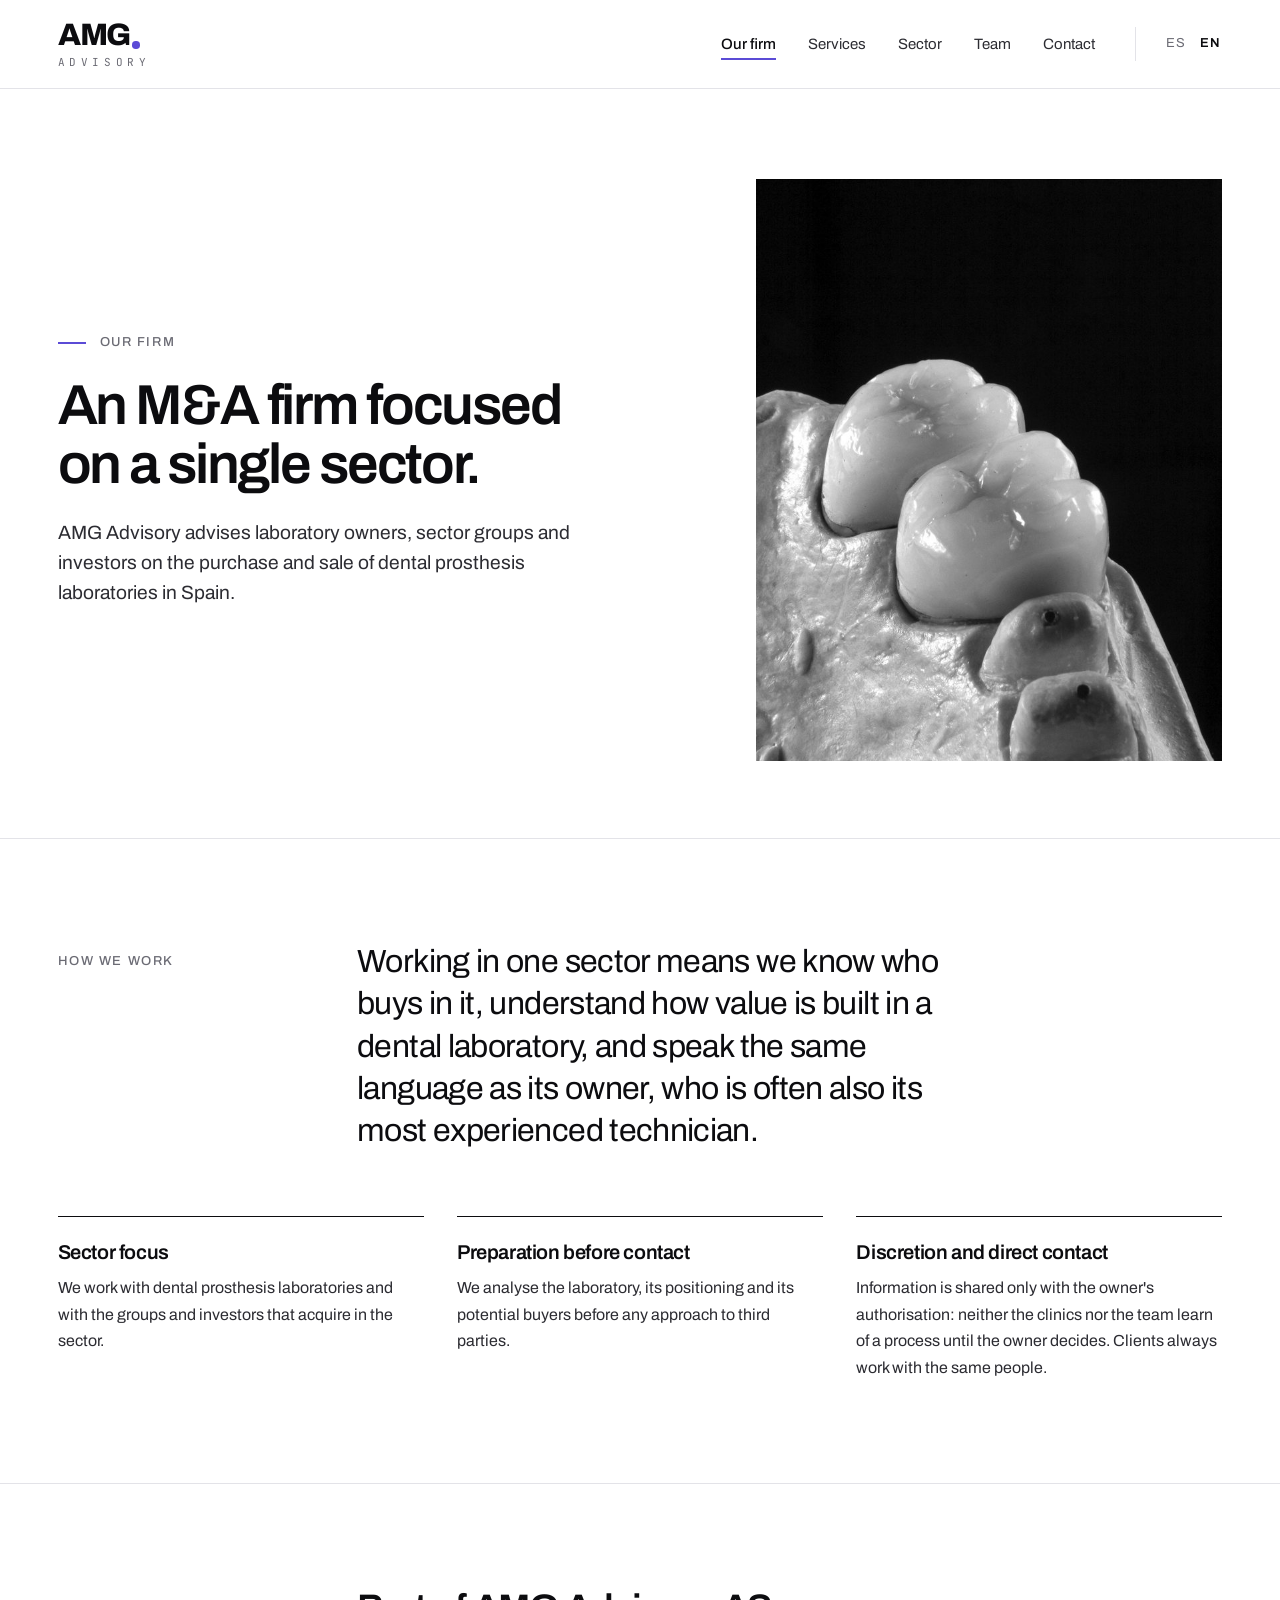
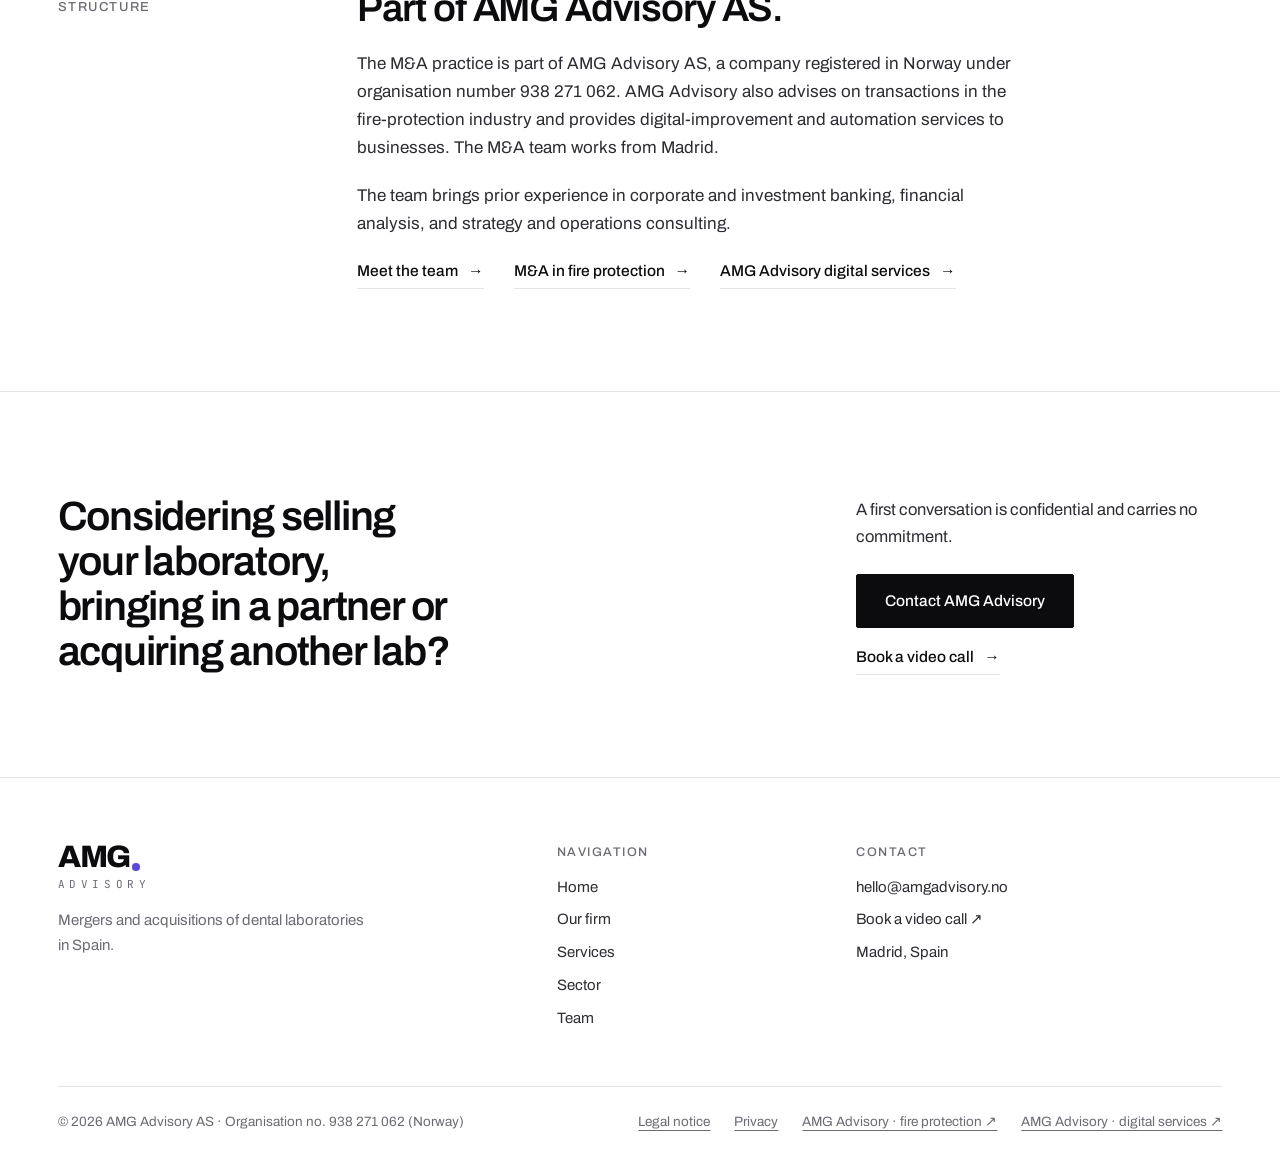
<file: en/firm/index.html>
<!doctype html>
<html lang="en">
<head>
<meta charset="utf-8">
<meta name="viewport" content="width=device-width, initial-scale=1, viewport-fit=cover">
<title>Our firm | AMG Advisory</title>
<meta name="description" content="AMG Advisory is an M&amp;A firm focused on dental prosthesis laboratories in Spain.">
<meta name="robots" content="noindex, nofollow">
<link rel="alternate" hreflang="es" href="https://amgadvisory.net/es/firma/">
<link rel="alternate" hreflang="en" href="https://amgadvisory.net/en/firm/">
<link rel="canonical" href="https://amgadvisory.net/en/firm/">
<meta name="theme-color" content="#ffffff">
<meta name="color-scheme" content="light">
<meta property="og:type" content="website">
<meta property="og:site_name" content="AMG Advisory">
<meta property="og:title" content="Our firm | AMG Advisory">
<meta property="og:description" content="AMG Advisory is an M&amp;A firm focused on dental prosthesis laboratories in Spain.">
<meta property="og:locale" content="en_GB">
<link rel="icon" href="../../assets/images/favicon.svg" type="image/svg+xml">
<link rel="preload" href="../../assets/fonts/archivo-var.woff2" as="font" type="font/woff2" crossorigin>
<link rel="stylesheet" href="../../assets/css/styles.css">
<script src="../../assets/js/site.js"></script>
</head>
<body>
<a class="skip" href="#main">Skip to content</a>
<header class="site-header">
  <div class="wrap header-inner">
    <a class="logo" href="../../en/index.html" aria-label="AMG Advisory"><span class="logo-mark" aria-hidden="true">AMG<span class="dot"></span></span><span class="logo-sub" aria-hidden="true">Advisory</span></a>
    <button class="menu-btn" type="button" aria-expanded="false" aria-controls="site-nav" data-open="Menu" data-close="Close"><span class="menu-label">Menu</span><span class="bars" aria-hidden="true"><i></i><i></i></span></button>
    <nav class="nav" id="site-nav" aria-label="Main">
      <ul class="nav-list"><li><a href="../../en/firm/index.html" aria-current="page">Our firm</a></li><li><a href="../../en/services/index.html">Services</a></li><li><a href="../../en/sector/index.html">Sector</a></li><li><a href="../../en/team/index.html">Team</a></li><li><a href="../../en/contact/index.html">Contact</a></li></ul>
      <div class="lang" role="group" aria-label="Language"><a href="../../es/firma/index.html" hreflang="es" lang="es" data-set-lang="es">ES<span class="sr"> · Español</span></a><a href="../../en/firm/index.html" hreflang="en" lang="en" data-set-lang="en" aria-current="true">EN<span class="sr"> · English</span></a></div>
    </nav>
  </div>
</header>
<main id="main">
<section class="page-head with-photo">
  <div class="wrap grid">
    <div class="copy"><p class="eyebrow">Our firm</p><h1>An M&amp;A firm focused on a single sector.</h1><p class="lede">AMG Advisory advises laboratory owners, sector groups and investors on the purchase and sale of dental prosthesis laboratories in Spain.</p></div>
    <div class="ph photo"><img src="../../assets/images/photos/structure-1100.jpg" srcset="../../assets/images/photos/structure-700.jpg 700w, ../../assets/images/photos/structure-1100.jpg 1100w" sizes="(max-width: 960px) 100vw, 40vw" alt="Crowns on a stone model" width="1100" height="1466" loading="eager" fetchpriority="high" decoding="async"></div>
  </div>
</section>
<section class="section ruled">
  <div class="wrap grid">
    <p class="label corp-label">How we work</p>
    <p class="statement statement-row">Working in one sector means we know who buys in it, understand how value is built in a dental laboratory, and speak the same language as its owner, who is often also its most experienced technician.</p>
    <ul class="three" style="margin-top:clamp(48px,5vw,72px)"><li><h3>Sector focus</h3><p>We work with dental prosthesis laboratories and with the groups and investors that acquire in the sector.</p></li><li><h3>Preparation before contact</h3><p>We analyse the laboratory, its positioning and its potential buyers before any approach to third parties.</p></li><li><h3>Discretion and direct contact</h3><p>Information is shared only with the owner&#x27;s authorisation: neither the clinics nor the team learn of a process until the owner decides. Clients always work with the same people.</p></li></ul>
  </div>
</section>
<section class="section ruled">
  <div class="wrap grid">
    <p class="label corp-label">Structure</p>
    <div class="corp"><h2 class="h-section">Part of AMG Advisory AS.</h2><p>The M&amp;A practice is part of AMG Advisory AS, a company registered in Norway under organisation number 938 271 062. AMG Advisory also advises on transactions in the fire-protection industry and provides digital-improvement and automation services to businesses. The M&amp;A team works from Madrid.</p><p>The team brings prior experience in corporate and investment banking, financial analysis, and strategy and operations consulting.</p>
      <div class="actions"><a class="arrow-link" href="../../en/team/index.html">Meet the team</a><a class="arrow-link" href="https://amgadvisory.online/en/" target="_blank" rel="noopener noreferrer">M&amp;A in fire protection</a><a class="arrow-link" href="https://amgadvisory.no/en/" target="_blank" rel="noopener noreferrer">AMG Advisory digital services</a></div></div>
  </div>
</section>
<section class="closing">
  <div class="wrap grid">
    <h2>Considering selling your laboratory, bringing in a partner or acquiring another lab?</h2>
    <div class="side"><p>A first conversation is confidential and carries no commitment.</p><div class="actions"><a class="btn" href="../../en/contact/index.html">Contact AMG Advisory</a><a class="arrow-link" href="https://scheduler.zoom.us/anders-godfrey/amg-advisory-introductory-consultation" target="_blank" rel="noopener noreferrer">Book a video call</a></div></div>
  </div>
</section>
</main>
<footer class="site-footer">
  <div class="wrap">
    <div class="footer-top">
      <div class="footer-brand"><a class="logo" href="../../en/index.html" aria-label="AMG Advisory"><span class="logo-mark" aria-hidden="true">AMG<span class="dot"></span></span><span class="logo-sub" aria-hidden="true">Advisory</span></a><p>Mergers and acquisitions of dental laboratories in Spain.</p></div>
      <div class="footer-col"><h2>Navigation</h2><ul><li><a href="../../en/index.html">Home</a></li><li><a href="../../en/firm/index.html">Our firm</a></li><li><a href="../../en/services/index.html">Services</a></li><li><a href="../../en/sector/index.html">Sector</a></li><li><a href="../../en/team/index.html">Team</a></li></ul></div>
      <div class="footer-col"><h2>Contact</h2><ul>
        <li><a href="mailto:hello@amgadvisory.no">hello@amgadvisory.no</a></li>
        <li><a href="https://scheduler.zoom.us/anders-godfrey/amg-advisory-introductory-consultation" target="_blank" rel="noopener noreferrer">Book a video call ↗</a></li>
        <li><a href="../../en/contact/index.html">Madrid, Spain</a></li>
      </ul></div>
    </div>
    <div class="footer-bottom">
      <p>© 2026 AMG Advisory AS · Organisation no. 938 271 062 (Norway)</p>
      <ul>
        <li><a href="https://amgadvisory.no/en/terms/" target="_blank" rel="noopener noreferrer">Legal notice</a></li>
        <li><a href="https://amgadvisory.no/en/privacy/" target="_blank" rel="noopener noreferrer">Privacy</a></li>
        <li><a href="https://amgadvisory.online/en/" target="_blank" rel="noopener noreferrer">AMG Advisory · fire protection ↗</a></li>
        <li><a href="https://amgadvisory.no/en/" target="_blank" rel="noopener noreferrer">AMG Advisory · digital services ↗</a></li>
      </ul>
    </div>
  </div>
</footer>
</body>
</html>
</file>
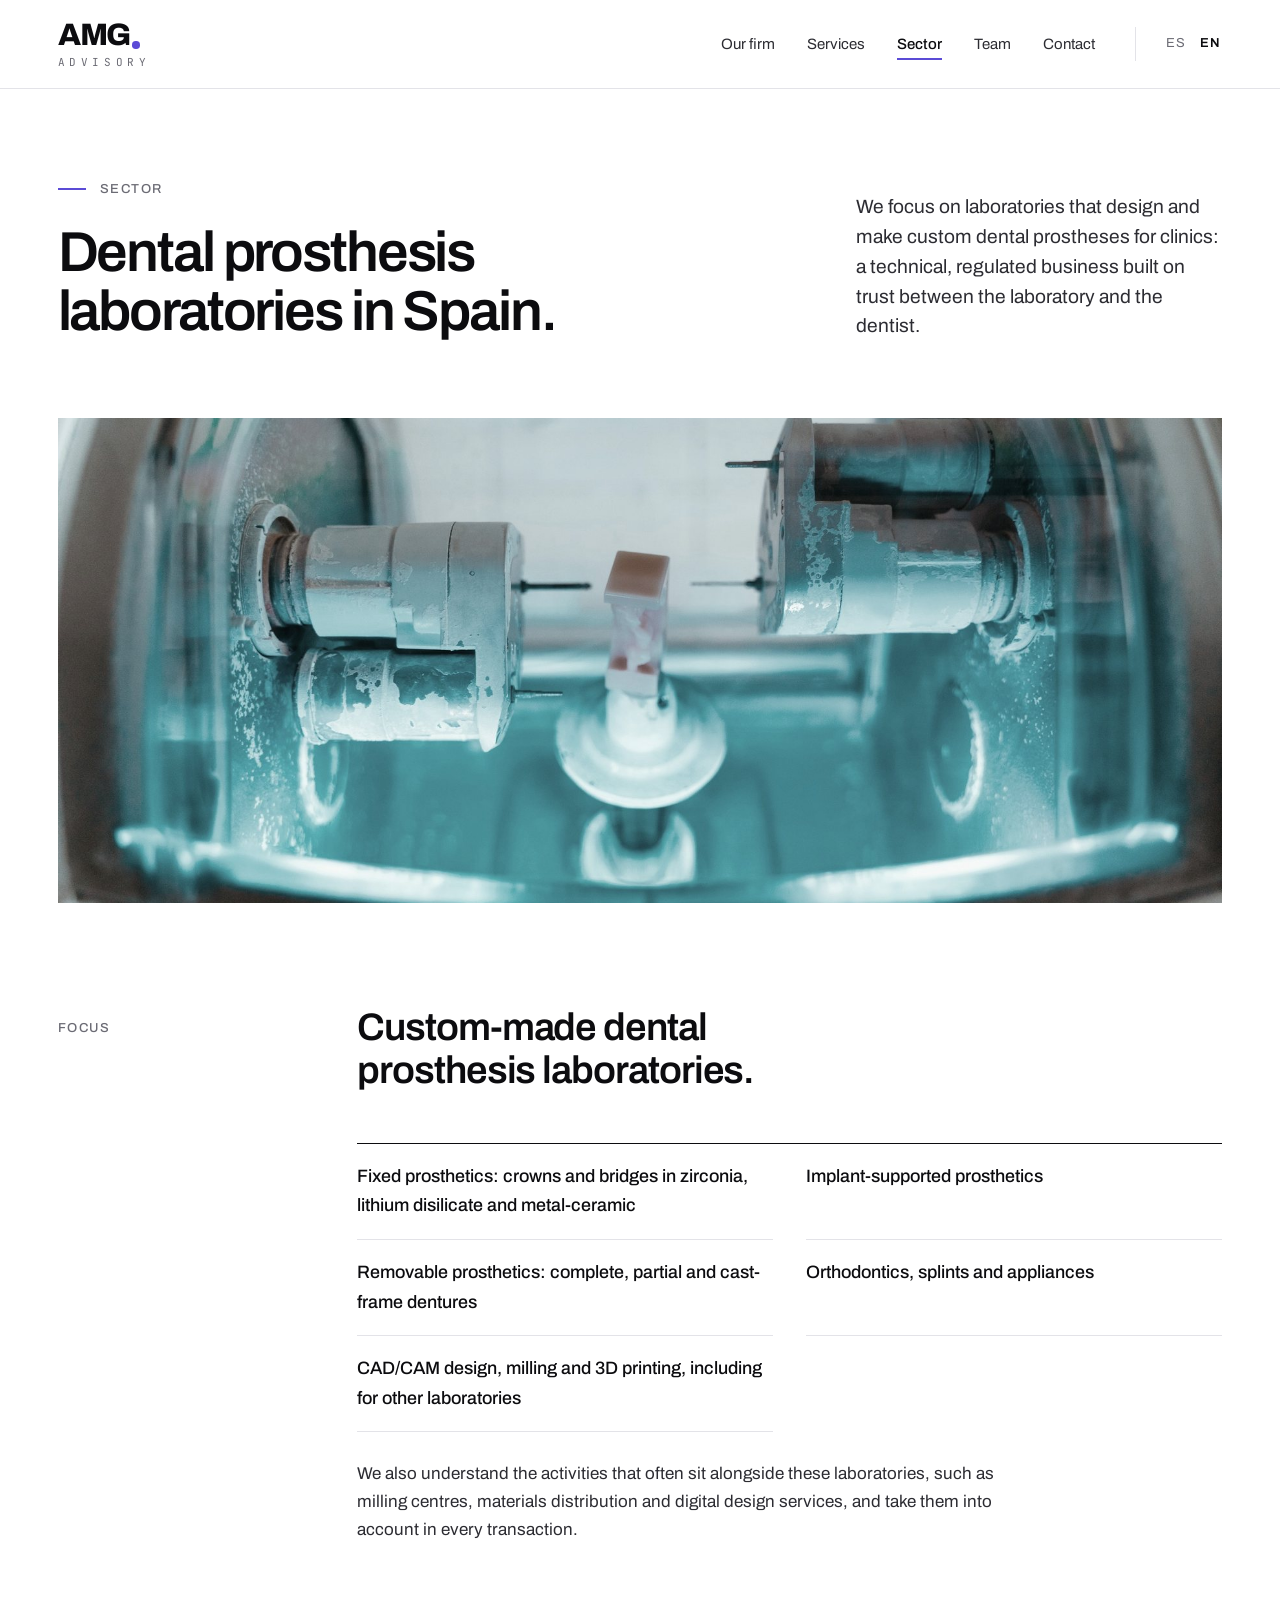
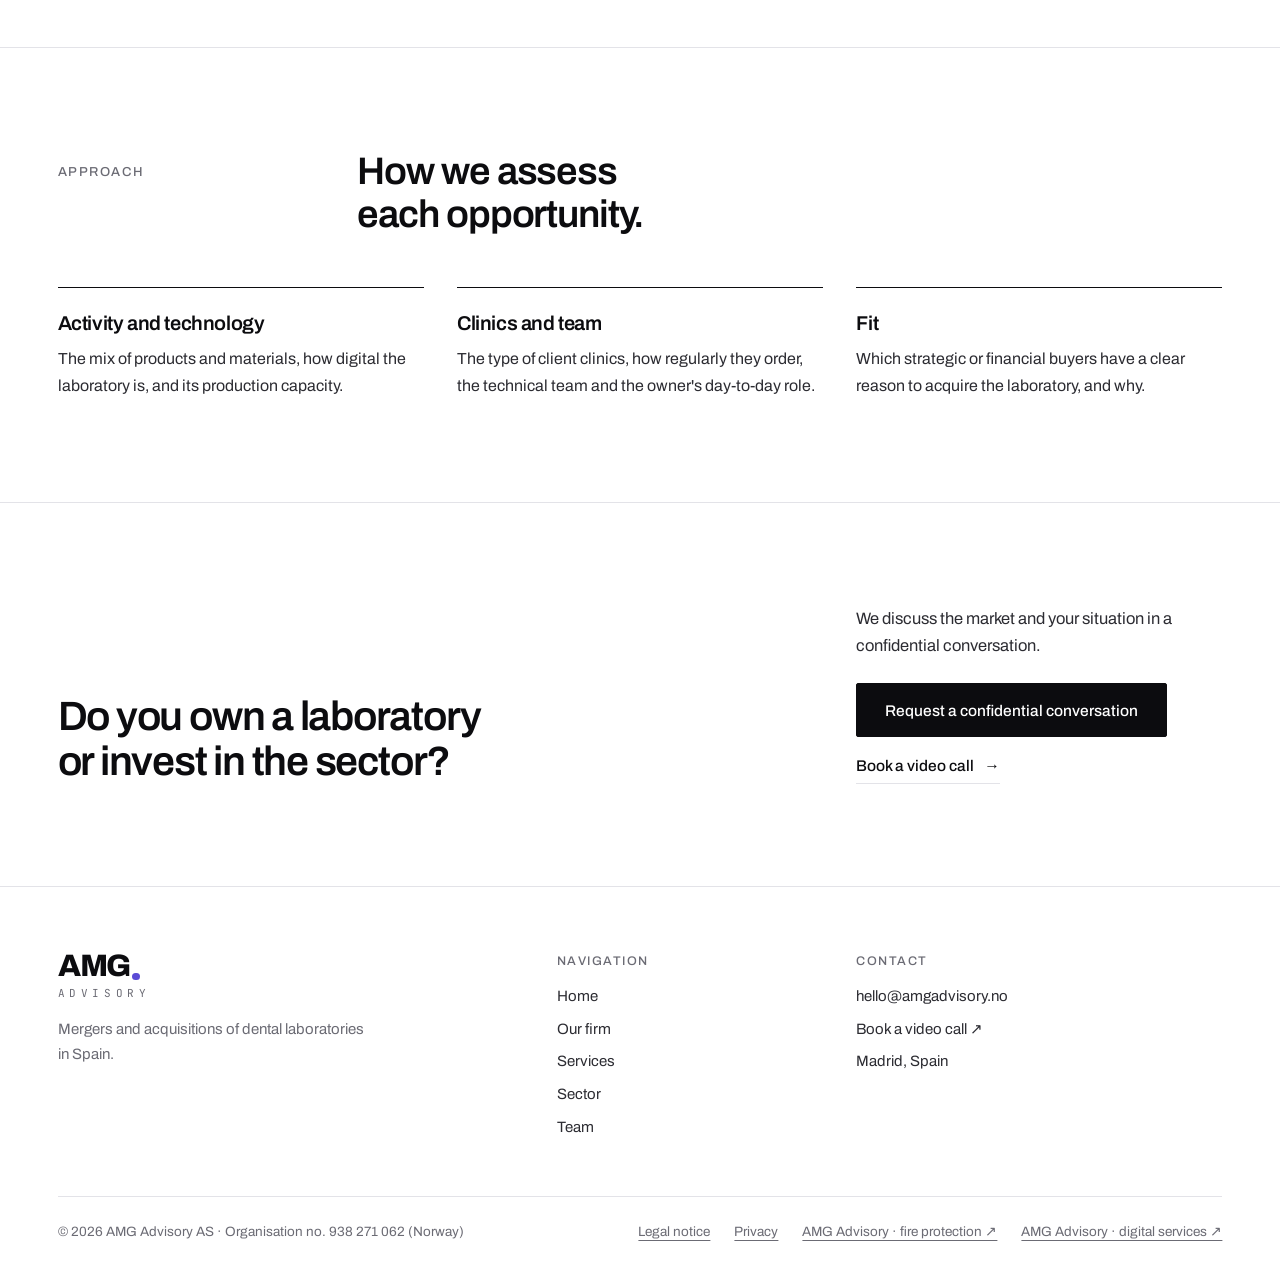
<file: en/sector/index.html>
<!doctype html>
<html lang="en">
<head>
<meta charset="utf-8">
<meta name="viewport" content="width=device-width, initial-scale=1, viewport-fit=cover">
<title>Sector | AMG Advisory</title>
<meta name="description" content="AMG Advisory focuses on custom-made dental prosthesis laboratories in Spain.">
<meta name="robots" content="noindex, nofollow">
<link rel="alternate" hreflang="es" href="https://amgadvisory.net/es/sector/">
<link rel="alternate" hreflang="en" href="https://amgadvisory.net/en/sector/">
<link rel="canonical" href="https://amgadvisory.net/en/sector/">
<meta name="theme-color" content="#ffffff">
<meta name="color-scheme" content="light">
<meta property="og:type" content="website">
<meta property="og:site_name" content="AMG Advisory">
<meta property="og:title" content="Sector | AMG Advisory">
<meta property="og:description" content="AMG Advisory focuses on custom-made dental prosthesis laboratories in Spain.">
<meta property="og:locale" content="en_GB">
<link rel="icon" href="../../assets/images/favicon.svg" type="image/svg+xml">
<link rel="preload" href="../../assets/fonts/archivo-var.woff2" as="font" type="font/woff2" crossorigin>
<link rel="stylesheet" href="../../assets/css/styles.css">
<script src="../../assets/js/site.js"></script>
</head>
<body>
<a class="skip" href="#main">Skip to content</a>
<header class="site-header">
  <div class="wrap header-inner">
    <a class="logo" href="../../en/index.html" aria-label="AMG Advisory"><span class="logo-mark" aria-hidden="true">AMG<span class="dot"></span></span><span class="logo-sub" aria-hidden="true">Advisory</span></a>
    <button class="menu-btn" type="button" aria-expanded="false" aria-controls="site-nav" data-open="Menu" data-close="Close"><span class="menu-label">Menu</span><span class="bars" aria-hidden="true"><i></i><i></i></span></button>
    <nav class="nav" id="site-nav" aria-label="Main">
      <ul class="nav-list"><li><a href="../../en/firm/index.html">Our firm</a></li><li><a href="../../en/services/index.html">Services</a></li><li><a href="../../en/sector/index.html" aria-current="page">Sector</a></li><li><a href="../../en/team/index.html">Team</a></li><li><a href="../../en/contact/index.html">Contact</a></li></ul>
      <div class="lang" role="group" aria-label="Language"><a href="../../es/sector/index.html" hreflang="es" lang="es" data-set-lang="es">ES<span class="sr"> · Español</span></a><a href="../../en/sector/index.html" hreflang="en" lang="en" data-set-lang="en" aria-current="true">EN<span class="sr"> · English</span></a></div>
    </nav>
  </div>
</header>
<main id="main">
<section class="page-head">
  <div class="wrap grid">
    <div class="copy"><p class="eyebrow">Sector</p><h1>Dental prosthesis laboratories in Spain.</h1></div>
    <div class="aside"><p class="lede">We focus on laboratories that design and make custom dental prostheses for clinics: a technical, regulated business built on trust between the laboratory and the dentist.</p></div>
  </div>
</section>
<div class="wrap"><div class="wide-photo photo"><img src="../../assets/images/photos/sector-1800.jpg" srcset="../../assets/images/photos/sector-900.jpg 900w, ../../assets/images/photos/sector-1800.jpg 1800w" sizes="(max-width: 1280px) 100vw, 1280px" alt="CAD/CAM milling unit machining a block" width="1800" height="1200" loading="eager" fetchpriority="high" decoding="async"></div></div>
<section class="section">
  <div class="wrap grid">
    <div class="head-row"><p class="label">Focus</p><h2 class="h-section">Custom-made dental prosthesis laboratories.</h2></div>
    <ul class="terms"><li>Fixed prosthetics: crowns and bridges in zirconia, lithium disilicate and metal-ceramic</li><li>Implant-supported prosthetics</li><li>Removable prosthetics: complete, partial and cast-frame dentures</li><li>Orthodontics, splints and appliances</li><li>CAD/CAM design, milling and 3D printing, including for other laboratories</li></ul>
    <p class="terms-note">We also understand the activities that often sit alongside these laboratories, such as milling centres, materials distribution and digital design services, and take them into account in every transaction.</p>
  </div>
</section>
<section class="section ruled">
  <div class="wrap grid">
    <div class="head-row"><p class="label">Approach</p><h2 class="h-section">How we assess each opportunity.</h2></div>
    <ul class="three"><li><h3>Activity and technology</h3><p>The mix of products and materials, how digital the laboratory is, and its production capacity.</p></li><li><h3>Clinics and team</h3><p>The type of client clinics, how regularly they order, the technical team and the owner&#x27;s day-to-day role.</p></li><li><h3>Fit</h3><p>Which strategic or financial buyers have a clear reason to acquire the laboratory, and why.</p></li></ul>
  </div>
</section>
<section class="closing">
  <div class="wrap grid">
    <h2>Do you own a laboratory or invest in the sector?</h2>
    <div class="side"><p>We discuss the market and your situation in a confidential conversation.</p><div class="actions"><a class="btn" href="../../en/contact/index.html">Request a confidential conversation</a><a class="arrow-link" href="https://scheduler.zoom.us/anders-godfrey/amg-advisory-introductory-consultation" target="_blank" rel="noopener noreferrer">Book a video call</a></div></div>
  </div>
</section>
</main>
<footer class="site-footer">
  <div class="wrap">
    <div class="footer-top">
      <div class="footer-brand"><a class="logo" href="../../en/index.html" aria-label="AMG Advisory"><span class="logo-mark" aria-hidden="true">AMG<span class="dot"></span></span><span class="logo-sub" aria-hidden="true">Advisory</span></a><p>Mergers and acquisitions of dental laboratories in Spain.</p></div>
      <div class="footer-col"><h2>Navigation</h2><ul><li><a href="../../en/index.html">Home</a></li><li><a href="../../en/firm/index.html">Our firm</a></li><li><a href="../../en/services/index.html">Services</a></li><li><a href="../../en/sector/index.html">Sector</a></li><li><a href="../../en/team/index.html">Team</a></li></ul></div>
      <div class="footer-col"><h2>Contact</h2><ul>
        <li><a href="mailto:hello@amgadvisory.no">hello@amgadvisory.no</a></li>
        <li><a href="https://scheduler.zoom.us/anders-godfrey/amg-advisory-introductory-consultation" target="_blank" rel="noopener noreferrer">Book a video call ↗</a></li>
        <li><a href="../../en/contact/index.html">Madrid, Spain</a></li>
      </ul></div>
    </div>
    <div class="footer-bottom">
      <p>© 2026 AMG Advisory AS · Organisation no. 938 271 062 (Norway)</p>
      <ul>
        <li><a href="https://amgadvisory.no/en/terms/" target="_blank" rel="noopener noreferrer">Legal notice</a></li>
        <li><a href="https://amgadvisory.no/en/privacy/" target="_blank" rel="noopener noreferrer">Privacy</a></li>
        <li><a href="https://amgadvisory.online/en/" target="_blank" rel="noopener noreferrer">AMG Advisory · fire protection ↗</a></li>
        <li><a href="https://amgadvisory.no/en/" target="_blank" rel="noopener noreferrer">AMG Advisory · digital services ↗</a></li>
      </ul>
    </div>
  </div>
</footer>
</body>
</html>
</file>
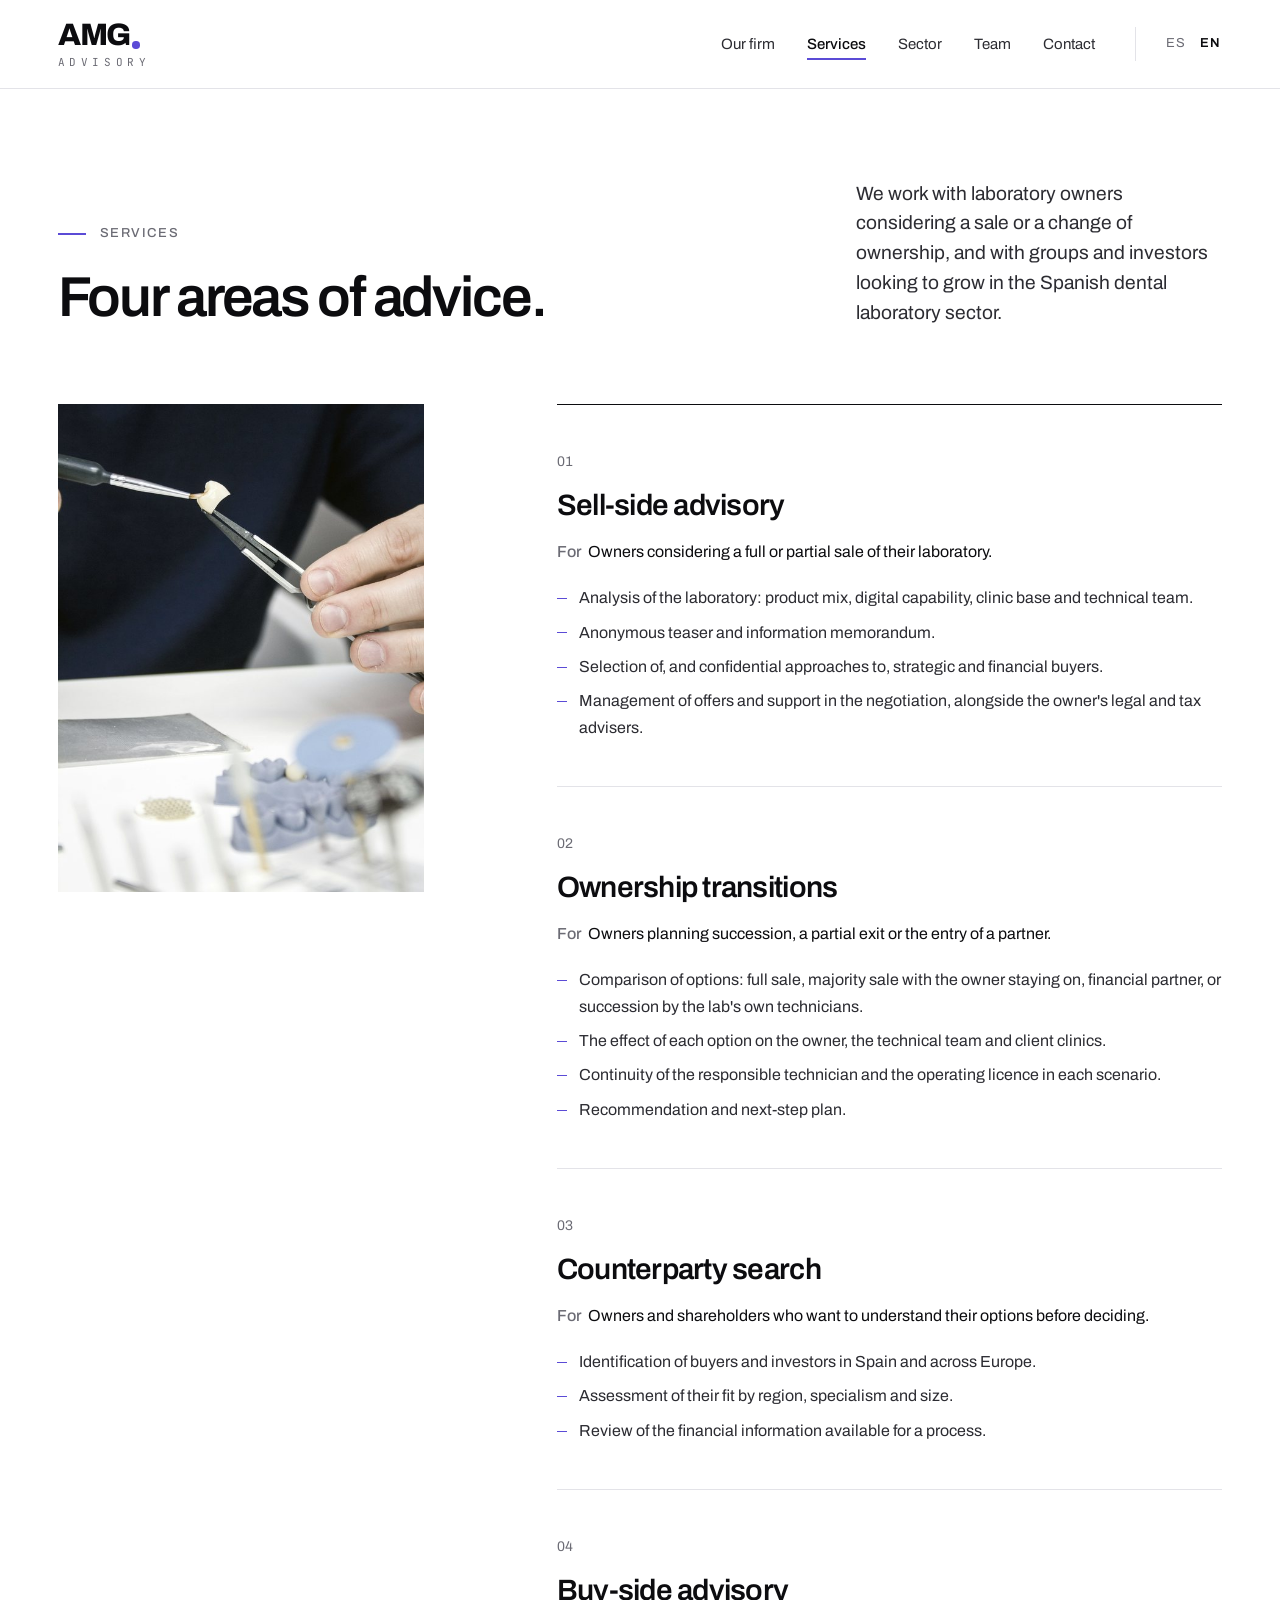
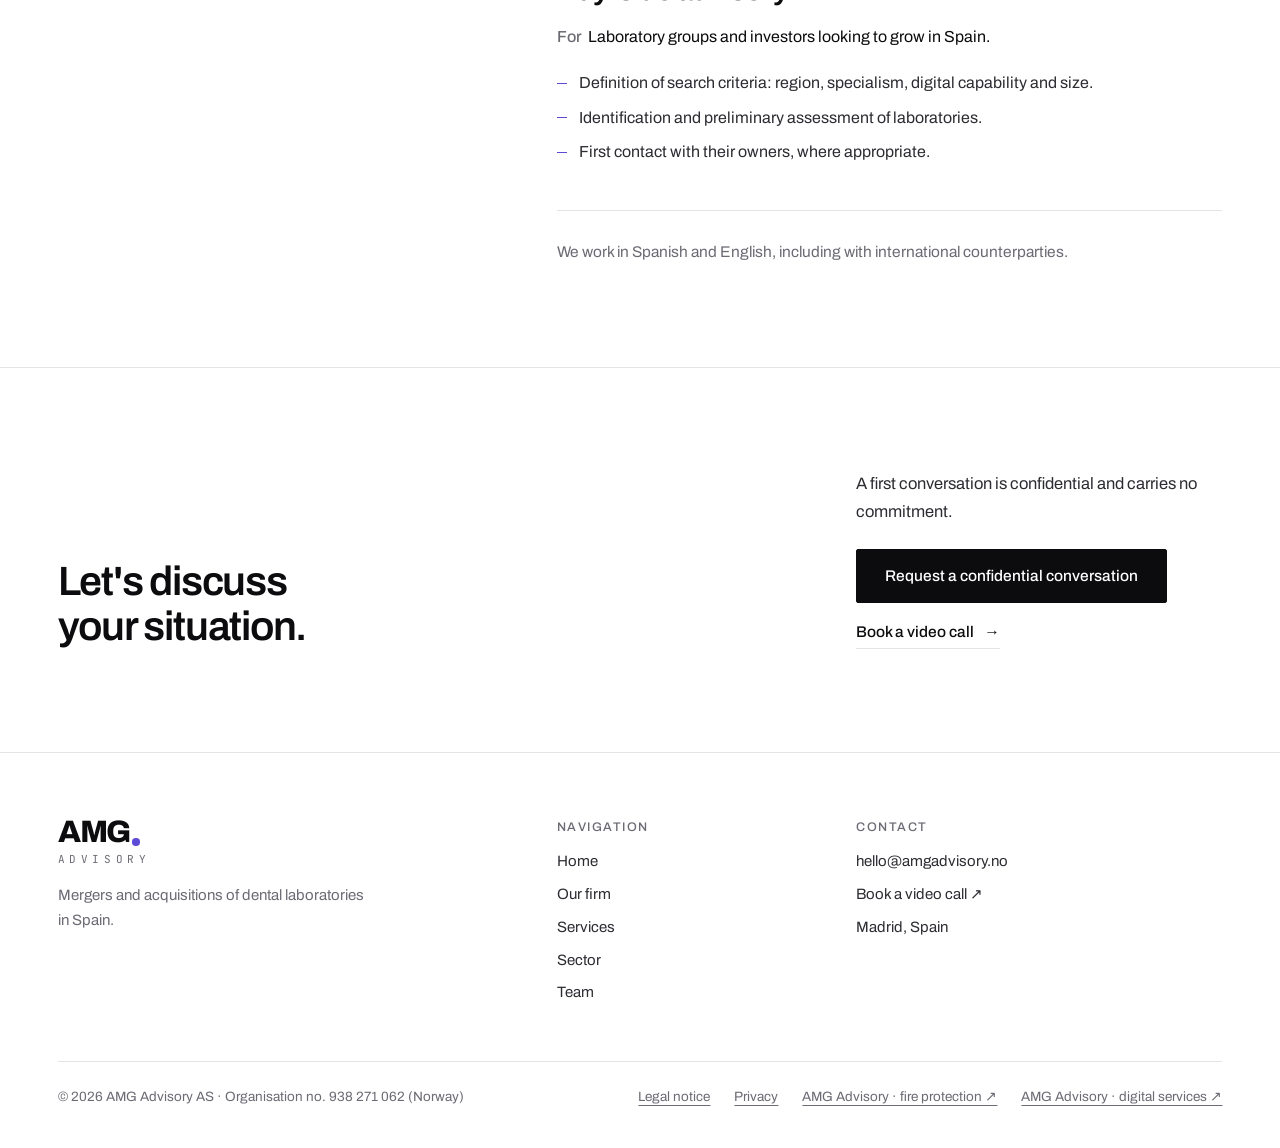
<file: en/services/index.html>
<!doctype html>
<html lang="en">
<head>
<meta charset="utf-8">
<meta name="viewport" content="width=device-width, initial-scale=1, viewport-fit=cover">
<title>Services | AMG Advisory</title>
<meta name="description" content="Sell-side advisory, ownership transitions, counterparty search and buy-side advisory for dental prosthesis laboratories in Spain.">
<meta name="robots" content="noindex, nofollow">
<link rel="alternate" hreflang="es" href="https://amgadvisory.net/es/servicios/">
<link rel="alternate" hreflang="en" href="https://amgadvisory.net/en/services/">
<link rel="canonical" href="https://amgadvisory.net/en/services/">
<meta name="theme-color" content="#ffffff">
<meta name="color-scheme" content="light">
<meta property="og:type" content="website">
<meta property="og:site_name" content="AMG Advisory">
<meta property="og:title" content="Services | AMG Advisory">
<meta property="og:description" content="Sell-side advisory, ownership transitions, counterparty search and buy-side advisory for dental prosthesis laboratories in Spain.">
<meta property="og:locale" content="en_GB">
<link rel="icon" href="../../assets/images/favicon.svg" type="image/svg+xml">
<link rel="preload" href="../../assets/fonts/archivo-var.woff2" as="font" type="font/woff2" crossorigin>
<link rel="stylesheet" href="../../assets/css/styles.css">
<script src="../../assets/js/site.js"></script>
</head>
<body>
<a class="skip" href="#main">Skip to content</a>
<header class="site-header">
  <div class="wrap header-inner">
    <a class="logo" href="../../en/index.html" aria-label="AMG Advisory"><span class="logo-mark" aria-hidden="true">AMG<span class="dot"></span></span><span class="logo-sub" aria-hidden="true">Advisory</span></a>
    <button class="menu-btn" type="button" aria-expanded="false" aria-controls="site-nav" data-open="Menu" data-close="Close"><span class="menu-label">Menu</span><span class="bars" aria-hidden="true"><i></i><i></i></span></button>
    <nav class="nav" id="site-nav" aria-label="Main">
      <ul class="nav-list"><li><a href="../../en/firm/index.html">Our firm</a></li><li><a href="../../en/services/index.html" aria-current="page">Services</a></li><li><a href="../../en/sector/index.html">Sector</a></li><li><a href="../../en/team/index.html">Team</a></li><li><a href="../../en/contact/index.html">Contact</a></li></ul>
      <div class="lang" role="group" aria-label="Language"><a href="../../es/servicios/index.html" hreflang="es" lang="es" data-set-lang="es">ES<span class="sr"> · Español</span></a><a href="../../en/services/index.html" hreflang="en" lang="en" data-set-lang="en" aria-current="true">EN<span class="sr"> · English</span></a></div>
    </nav>
  </div>
</header>
<main id="main">
<section class="page-head">
  <div class="wrap grid">
    <div class="copy"><p class="eyebrow">Services</p><h1>Four areas of advice.</h1></div>
    <div class="aside"><p class="lede">We work with laboratory owners considering a sale or a change of ownership, and with groups and investors looking to grow in the Spanish dental laboratory sector.</p></div>
  </div>
</section>
<section class="section" style="padding-top:0">
  <div class="wrap grid">
    <div class="svc-photo photo"><img src="../../assets/images/photos/detail-1000.jpg" srcset="../../assets/images/photos/detail-600.jpg 600w, ../../assets/images/photos/detail-1000.jpg 1000w" sizes="30vw" alt="Technician layering ceramic on a crown" width="1000" height="1333" loading="lazy" decoding="async"></div>
    <div class="svc-wrap"><ol class="svc-list"><li><span class="n">01</span><h2>Sell-side advisory</h2><p class="for"><b>For</b>Owners considering a full or partial sale of their laboratory.</p><ul class="scope" aria-label="Scope"><li>Analysis of the laboratory: product mix, digital capability, clinic base and technical team.</li><li>Anonymous teaser and information memorandum.</li><li>Selection of, and confidential approaches to, strategic and financial buyers.</li><li>Management of offers and support in the negotiation, alongside the owner&#x27;s legal and tax advisers.</li></ul></li><li><span class="n">02</span><h2>Ownership transitions</h2><p class="for"><b>For</b>Owners planning succession, a partial exit or the entry of a partner.</p><ul class="scope" aria-label="Scope"><li>Comparison of options: full sale, majority sale with the owner staying on, financial partner, or succession by the lab&#x27;s own technicians.</li><li>The effect of each option on the owner, the technical team and client clinics.</li><li>Continuity of the responsible technician and the operating licence in each scenario.</li><li>Recommendation and next-step plan.</li></ul></li><li><span class="n">03</span><h2>Counterparty search</h2><p class="for"><b>For</b>Owners and shareholders who want to understand their options before deciding.</p><ul class="scope" aria-label="Scope"><li>Identification of buyers and investors in Spain and across Europe.</li><li>Assessment of their fit by region, specialism and size.</li><li>Review of the financial information available for a process.</li></ul></li><li><span class="n">04</span><h2>Buy-side advisory</h2><p class="for"><b>For</b>Laboratory groups and investors looking to grow in Spain.</p><ul class="scope" aria-label="Scope"><li>Definition of search criteria: region, specialism, digital capability and size.</li><li>Identification and preliminary assessment of laboratories.</li><li>First contact with their owners, where appropriate.</li></ul></li></ol><p class="note">We work in Spanish and English, including with international counterparties.</p></div>
  </div>
</section>
<section class="closing">
  <div class="wrap grid">
    <h2>Let&#x27;s discuss your situation.</h2>
    <div class="side"><p>A first conversation is confidential and carries no commitment.</p><div class="actions"><a class="btn" href="../../en/contact/index.html">Request a confidential conversation</a><a class="arrow-link" href="https://scheduler.zoom.us/anders-godfrey/amg-advisory-introductory-consultation" target="_blank" rel="noopener noreferrer">Book a video call</a></div></div>
  </div>
</section>
</main>
<footer class="site-footer">
  <div class="wrap">
    <div class="footer-top">
      <div class="footer-brand"><a class="logo" href="../../en/index.html" aria-label="AMG Advisory"><span class="logo-mark" aria-hidden="true">AMG<span class="dot"></span></span><span class="logo-sub" aria-hidden="true">Advisory</span></a><p>Mergers and acquisitions of dental laboratories in Spain.</p></div>
      <div class="footer-col"><h2>Navigation</h2><ul><li><a href="../../en/index.html">Home</a></li><li><a href="../../en/firm/index.html">Our firm</a></li><li><a href="../../en/services/index.html">Services</a></li><li><a href="../../en/sector/index.html">Sector</a></li><li><a href="../../en/team/index.html">Team</a></li></ul></div>
      <div class="footer-col"><h2>Contact</h2><ul>
        <li><a href="mailto:hello@amgadvisory.no">hello@amgadvisory.no</a></li>
        <li><a href="https://scheduler.zoom.us/anders-godfrey/amg-advisory-introductory-consultation" target="_blank" rel="noopener noreferrer">Book a video call ↗</a></li>
        <li><a href="../../en/contact/index.html">Madrid, Spain</a></li>
      </ul></div>
    </div>
    <div class="footer-bottom">
      <p>© 2026 AMG Advisory AS · Organisation no. 938 271 062 (Norway)</p>
      <ul>
        <li><a href="https://amgadvisory.no/en/terms/" target="_blank" rel="noopener noreferrer">Legal notice</a></li>
        <li><a href="https://amgadvisory.no/en/privacy/" target="_blank" rel="noopener noreferrer">Privacy</a></li>
        <li><a href="https://amgadvisory.online/en/" target="_blank" rel="noopener noreferrer">AMG Advisory · fire protection ↗</a></li>
        <li><a href="https://amgadvisory.no/en/" target="_blank" rel="noopener noreferrer">AMG Advisory · digital services ↗</a></li>
      </ul>
    </div>
  </div>
</footer>
</body>
</html>
</file>
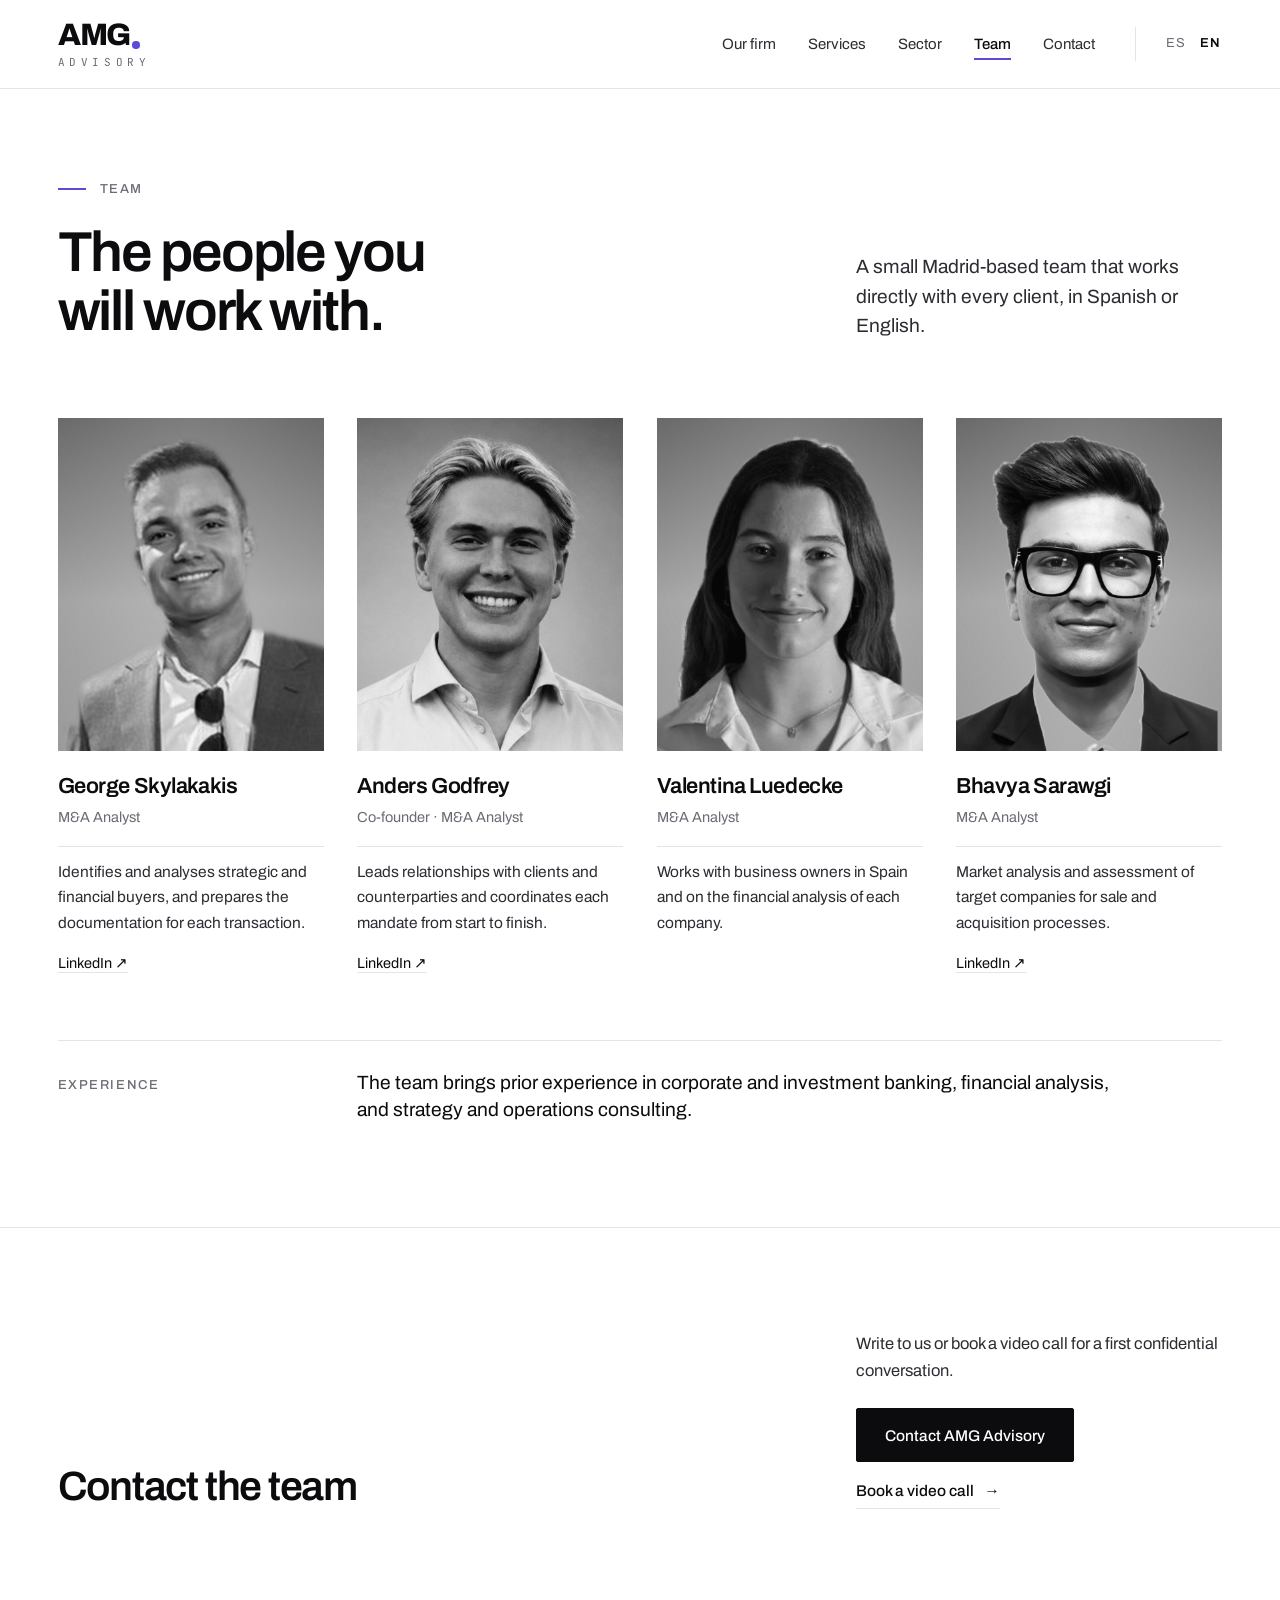
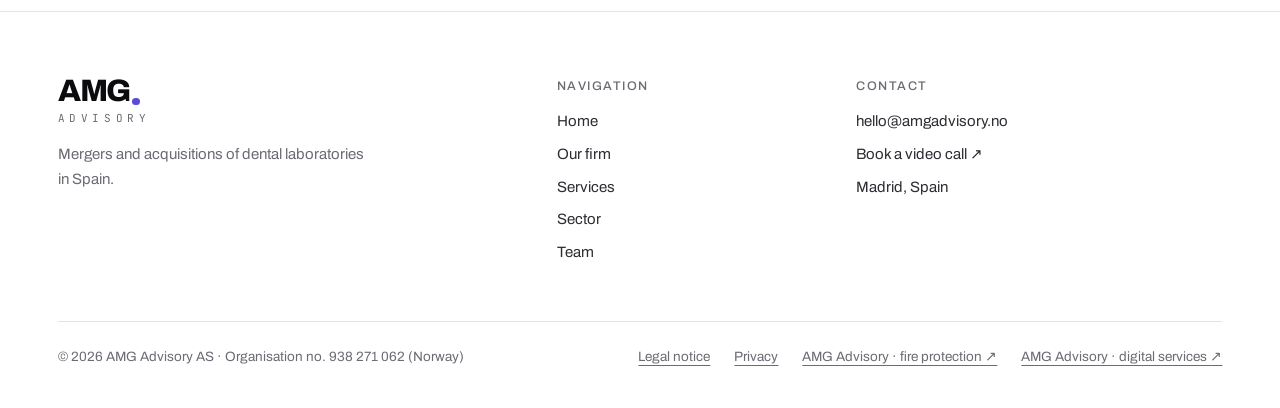
<file: en/team/index.html>
<!doctype html>
<html lang="en">
<head>
<meta charset="utf-8">
<meta name="viewport" content="width=device-width, initial-scale=1, viewport-fit=cover">
<title>Team | AMG Advisory</title>
<meta name="description" content="AMG Advisory&#x27;s M&amp;A team in Madrid.">
<meta name="robots" content="noindex, nofollow">
<link rel="alternate" hreflang="es" href="https://amgadvisory.net/es/equipo/">
<link rel="alternate" hreflang="en" href="https://amgadvisory.net/en/team/">
<link rel="canonical" href="https://amgadvisory.net/en/team/">
<meta name="theme-color" content="#ffffff">
<meta name="color-scheme" content="light">
<meta property="og:type" content="website">
<meta property="og:site_name" content="AMG Advisory">
<meta property="og:title" content="Team | AMG Advisory">
<meta property="og:description" content="AMG Advisory&#x27;s M&amp;A team in Madrid.">
<meta property="og:locale" content="en_GB">
<link rel="icon" href="../../assets/images/favicon.svg" type="image/svg+xml">
<link rel="preload" href="../../assets/fonts/archivo-var.woff2" as="font" type="font/woff2" crossorigin>
<link rel="stylesheet" href="../../assets/css/styles.css">
<script src="../../assets/js/site.js"></script>
</head>
<body>
<a class="skip" href="#main">Skip to content</a>
<header class="site-header">
  <div class="wrap header-inner">
    <a class="logo" href="../../en/index.html" aria-label="AMG Advisory"><span class="logo-mark" aria-hidden="true">AMG<span class="dot"></span></span><span class="logo-sub" aria-hidden="true">Advisory</span></a>
    <button class="menu-btn" type="button" aria-expanded="false" aria-controls="site-nav" data-open="Menu" data-close="Close"><span class="menu-label">Menu</span><span class="bars" aria-hidden="true"><i></i><i></i></span></button>
    <nav class="nav" id="site-nav" aria-label="Main">
      <ul class="nav-list"><li><a href="../../en/firm/index.html">Our firm</a></li><li><a href="../../en/services/index.html">Services</a></li><li><a href="../../en/sector/index.html">Sector</a></li><li><a href="../../en/team/index.html" aria-current="page">Team</a></li><li><a href="../../en/contact/index.html">Contact</a></li></ul>
      <div class="lang" role="group" aria-label="Language"><a href="../../es/equipo/index.html" hreflang="es" lang="es" data-set-lang="es">ES<span class="sr"> · Español</span></a><a href="../../en/team/index.html" hreflang="en" lang="en" data-set-lang="en" aria-current="true">EN<span class="sr"> · English</span></a></div>
    </nav>
  </div>
</header>
<main id="main">
<section class="page-head">
  <div class="wrap grid">
    <div class="copy"><p class="eyebrow">Team</p><h1>The people you will work with.</h1></div>
    <div class="aside"><p class="lede">A small Madrid-based team that works directly with every client, in Spanish or English.</p></div>
  </div>
</section>
<section class="section" style="padding-top:0">
  <div class="wrap">
    <ul class="people"><li class="person"><div class="photo"><img src="../../assets/images/team/george.jpg" alt="George Skylakakis" width="800" height="1000" decoding="async"></div><h2>George Skylakakis</h2><p class="role">M&amp;A Analyst</p><p class="resp">Identifies and analyses strategic and financial buyers, and prepares the documentation for each transaction.</p><p class="links"><a href="https://www.linkedin.com/in/george-skylakakis-98888139b/" target="_blank" rel="noopener noreferrer">LinkedIn ↗</a></p></li><li class="person"><div class="photo"><img src="../../assets/images/team/anders.jpg" alt="Anders Godfrey" width="800" height="1000" decoding="async"></div><h2>Anders Godfrey</h2><p class="role">Co-founder · M&amp;A Analyst</p><p class="resp">Leads relationships with clients and counterparties and coordinates each mandate from start to finish.</p><p class="links"><a href="https://www.linkedin.com/in/anders-godfrey-237299292/" target="_blank" rel="noopener noreferrer">LinkedIn ↗</a></p></li><li class="person"><div class="photo"><img src="../../assets/images/team/valentina.jpg" alt="Valentina Luedecke" width="800" height="1000" decoding="async"></div><h2>Valentina Luedecke</h2><p class="role">M&amp;A Analyst</p><p class="resp">Works with business owners in Spain and on the financial analysis of each company.</p></li><li class="person"><div class="photo"><img src="../../assets/images/team/bhavya.jpg" alt="Bhavya Sarawgi" width="800" height="1000" decoding="async"></div><h2>Bhavya Sarawgi</h2><p class="role">M&amp;A Analyst</p><p class="resp">Market analysis and assessment of target companies for sale and acquisition processes.</p><p class="links"><a href="https://www.linkedin.com/in/bhavya-sarawgi/" target="_blank" rel="noopener noreferrer">LinkedIn ↗</a></p></li></ul>
    <div class="team-note"><p class="label">Experience</p><p>The team brings prior experience in corporate and investment banking, financial analysis, and strategy and operations consulting.</p></div>
  </div>
</section>
<section class="closing">
  <div class="wrap grid">
    <h2>Contact the team</h2>
    <div class="side"><p>Write to us or book a video call for a first confidential conversation.</p><div class="actions"><a class="btn" href="../../en/contact/index.html">Contact AMG Advisory</a><a class="arrow-link" href="https://scheduler.zoom.us/anders-godfrey/amg-advisory-introductory-consultation" target="_blank" rel="noopener noreferrer">Book a video call</a></div></div>
  </div>
</section>
</main>
<footer class="site-footer">
  <div class="wrap">
    <div class="footer-top">
      <div class="footer-brand"><a class="logo" href="../../en/index.html" aria-label="AMG Advisory"><span class="logo-mark" aria-hidden="true">AMG<span class="dot"></span></span><span class="logo-sub" aria-hidden="true">Advisory</span></a><p>Mergers and acquisitions of dental laboratories in Spain.</p></div>
      <div class="footer-col"><h2>Navigation</h2><ul><li><a href="../../en/index.html">Home</a></li><li><a href="../../en/firm/index.html">Our firm</a></li><li><a href="../../en/services/index.html">Services</a></li><li><a href="../../en/sector/index.html">Sector</a></li><li><a href="../../en/team/index.html">Team</a></li></ul></div>
      <div class="footer-col"><h2>Contact</h2><ul>
        <li><a href="mailto:hello@amgadvisory.no">hello@amgadvisory.no</a></li>
        <li><a href="https://scheduler.zoom.us/anders-godfrey/amg-advisory-introductory-consultation" target="_blank" rel="noopener noreferrer">Book a video call ↗</a></li>
        <li><a href="../../en/contact/index.html">Madrid, Spain</a></li>
      </ul></div>
    </div>
    <div class="footer-bottom">
      <p>© 2026 AMG Advisory AS · Organisation no. 938 271 062 (Norway)</p>
      <ul>
        <li><a href="https://amgadvisory.no/en/terms/" target="_blank" rel="noopener noreferrer">Legal notice</a></li>
        <li><a href="https://amgadvisory.no/en/privacy/" target="_blank" rel="noopener noreferrer">Privacy</a></li>
        <li><a href="https://amgadvisory.online/en/" target="_blank" rel="noopener noreferrer">AMG Advisory · fire protection ↗</a></li>
        <li><a href="https://amgadvisory.no/en/" target="_blank" rel="noopener noreferrer">AMG Advisory · digital services ↗</a></li>
      </ul>
    </div>
  </div>
</footer>
</body>
</html>
</file>
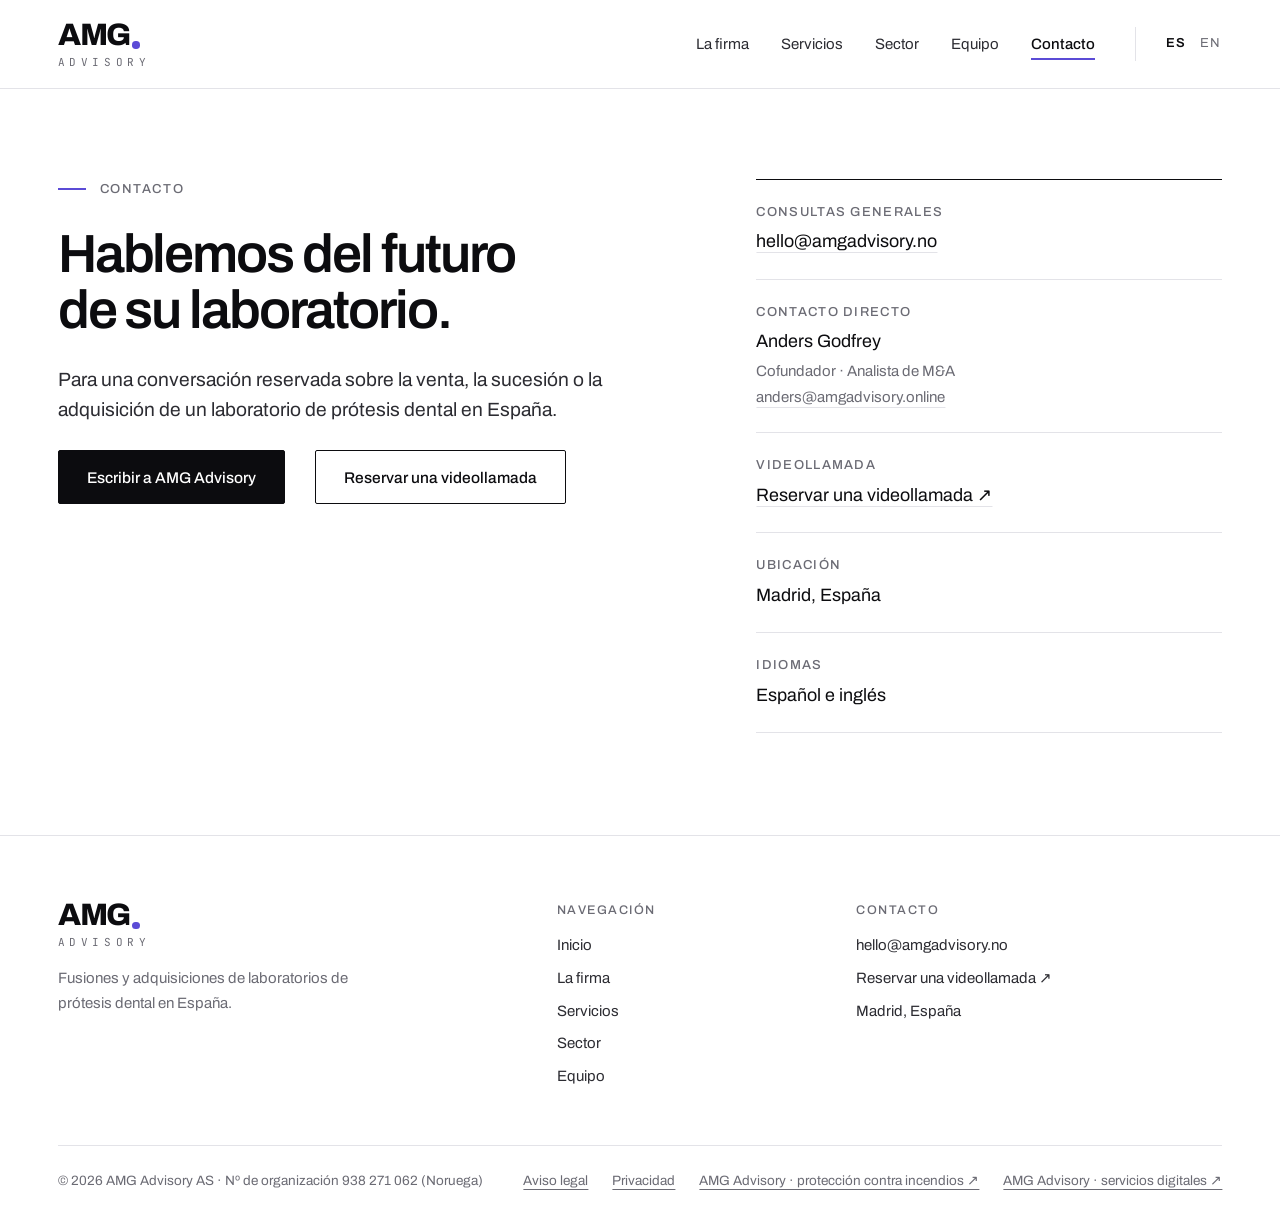
<file: es/contacto/index.html>
<!doctype html>
<html lang="es">
<head>
<meta charset="utf-8">
<meta name="viewport" content="width=device-width, initial-scale=1, viewport-fit=cover">
<title>Contacto | AMG Advisory</title>
<meta name="description" content="Contacte con AMG Advisory para una conversación reservada sobre la venta, la sucesión o la adquisición de un laboratorio de prótesis dental.">
<meta name="robots" content="noindex, nofollow">
<link rel="alternate" hreflang="es" href="https://amgadvisory.net/es/contacto/">
<link rel="alternate" hreflang="en" href="https://amgadvisory.net/en/contact/">
<link rel="canonical" href="https://amgadvisory.net/es/contacto/">
<meta name="theme-color" content="#ffffff">
<meta name="color-scheme" content="light">
<meta property="og:type" content="website">
<meta property="og:site_name" content="AMG Advisory">
<meta property="og:title" content="Contacto | AMG Advisory">
<meta property="og:description" content="Contacte con AMG Advisory para una conversación reservada sobre la venta, la sucesión o la adquisición de un laboratorio de prótesis dental.">
<meta property="og:locale" content="es_ES">
<link rel="icon" href="../../assets/images/favicon.svg" type="image/svg+xml">
<link rel="preload" href="../../assets/fonts/archivo-var.woff2" as="font" type="font/woff2" crossorigin>
<link rel="stylesheet" href="../../assets/css/styles.css">
<script src="../../assets/js/site.js"></script>
</head>
<body>
<a class="skip" href="#main">Ir al contenido</a>
<header class="site-header">
  <div class="wrap header-inner">
    <a class="logo" href="../../es/index.html" aria-label="AMG Advisory"><span class="logo-mark" aria-hidden="true">AMG<span class="dot"></span></span><span class="logo-sub" aria-hidden="true">Advisory</span></a>
    <button class="menu-btn" type="button" aria-expanded="false" aria-controls="site-nav" data-open="Menú" data-close="Cerrar"><span class="menu-label">Menú</span><span class="bars" aria-hidden="true"><i></i><i></i></span></button>
    <nav class="nav" id="site-nav" aria-label="Principal">
      <ul class="nav-list"><li><a href="../../es/firma/index.html">La firma</a></li><li><a href="../../es/servicios/index.html">Servicios</a></li><li><a href="../../es/sector/index.html">Sector</a></li><li><a href="../../es/equipo/index.html">Equipo</a></li><li><a href="../../es/contacto/index.html" aria-current="page">Contacto</a></li></ul>
      <div class="lang" role="group" aria-label="Idioma"><a href="../../es/contacto/index.html" hreflang="es" lang="es" data-set-lang="es" aria-current="true">ES<span class="sr"> · Español</span></a><a href="../../en/contact/index.html" hreflang="en" lang="en" data-set-lang="en">EN<span class="sr"> · English</span></a></div>
    </nav>
  </div>
</header>
<main id="main">
<section class="contact">
  <div class="wrap grid">
    <div class="copy">
      <p class="eyebrow">Contacto</p>
      <h1>Hablemos del futuro de su laboratorio.</h1>
      <p class="lede">Para una conversación reservada sobre la venta, la sucesión o la adquisición de un laboratorio de prótesis dental en España.</p>
      <div class="actions"><a class="btn" href="mailto:hello@amgadvisory.no?subject=Consulta%20confidencial">Escribir a AMG Advisory</a><a class="btn secondary" href="https://scheduler.zoom.us/anders-godfrey/amg-advisory-introductory-consultation" target="_blank" rel="noopener noreferrer">Reservar una videollamada</a></div>
    </div>
    <dl class="details">
      <div><dt>Consultas generales</dt><dd><a href="mailto:hello@amgadvisory.no?subject=Consulta%20confidencial">hello@amgadvisory.no</a></dd></div>
      <div><dt>Contacto directo</dt><dd>Anders Godfrey<span class="sub">Cofundador · Analista de M&amp;A</span><a class="sub" href="mailto:anders@amgadvisory.online?subject=Consulta%20confidencial">anders@amgadvisory.online</a></dd></div>
      <div><dt>Videollamada</dt><dd><a href="https://scheduler.zoom.us/anders-godfrey/amg-advisory-introductory-consultation" target="_blank" rel="noopener noreferrer">Reservar una videollamada ↗</a></dd></div>
      <div><dt>Ubicación</dt><dd>Madrid, España</dd></div>
      <div><dt>Idiomas</dt><dd>Español e inglés</dd></div>
    </dl>
  </div>
</section>
</main>
<footer class="site-footer">
  <div class="wrap">
    <div class="footer-top">
      <div class="footer-brand"><a class="logo" href="../../es/index.html" aria-label="AMG Advisory"><span class="logo-mark" aria-hidden="true">AMG<span class="dot"></span></span><span class="logo-sub" aria-hidden="true">Advisory</span></a><p>Fusiones y adquisiciones de laboratorios de prótesis dental en España.</p></div>
      <div class="footer-col"><h2>Navegación</h2><ul><li><a href="../../es/index.html">Inicio</a></li><li><a href="../../es/firma/index.html">La firma</a></li><li><a href="../../es/servicios/index.html">Servicios</a></li><li><a href="../../es/sector/index.html">Sector</a></li><li><a href="../../es/equipo/index.html">Equipo</a></li></ul></div>
      <div class="footer-col"><h2>Contacto</h2><ul>
        <li><a href="mailto:hello@amgadvisory.no">hello@amgadvisory.no</a></li>
        <li><a href="https://scheduler.zoom.us/anders-godfrey/amg-advisory-introductory-consultation" target="_blank" rel="noopener noreferrer">Reservar una videollamada ↗</a></li>
        <li><a href="../../es/contacto/index.html">Madrid, España</a></li>
      </ul></div>
    </div>
    <div class="footer-bottom">
      <p>© 2026 AMG Advisory AS · Nº de organización 938 271 062 (Noruega)</p>
      <ul>
        <li><a href="https://amgadvisory.no/en/terms/" target="_blank" rel="noopener noreferrer">Aviso legal</a></li>
        <li><a href="https://amgadvisory.no/en/privacy/" target="_blank" rel="noopener noreferrer">Privacidad</a></li>
        <li><a href="https://amgadvisory.online/es/" target="_blank" rel="noopener noreferrer">AMG Advisory · protección contra incendios ↗</a></li>
        <li><a href="https://amgadvisory.no/en/" target="_blank" rel="noopener noreferrer">AMG Advisory · servicios digitales ↗</a></li>
      </ul>
    </div>
  </div>
</footer>
</body>
</html>
</file>
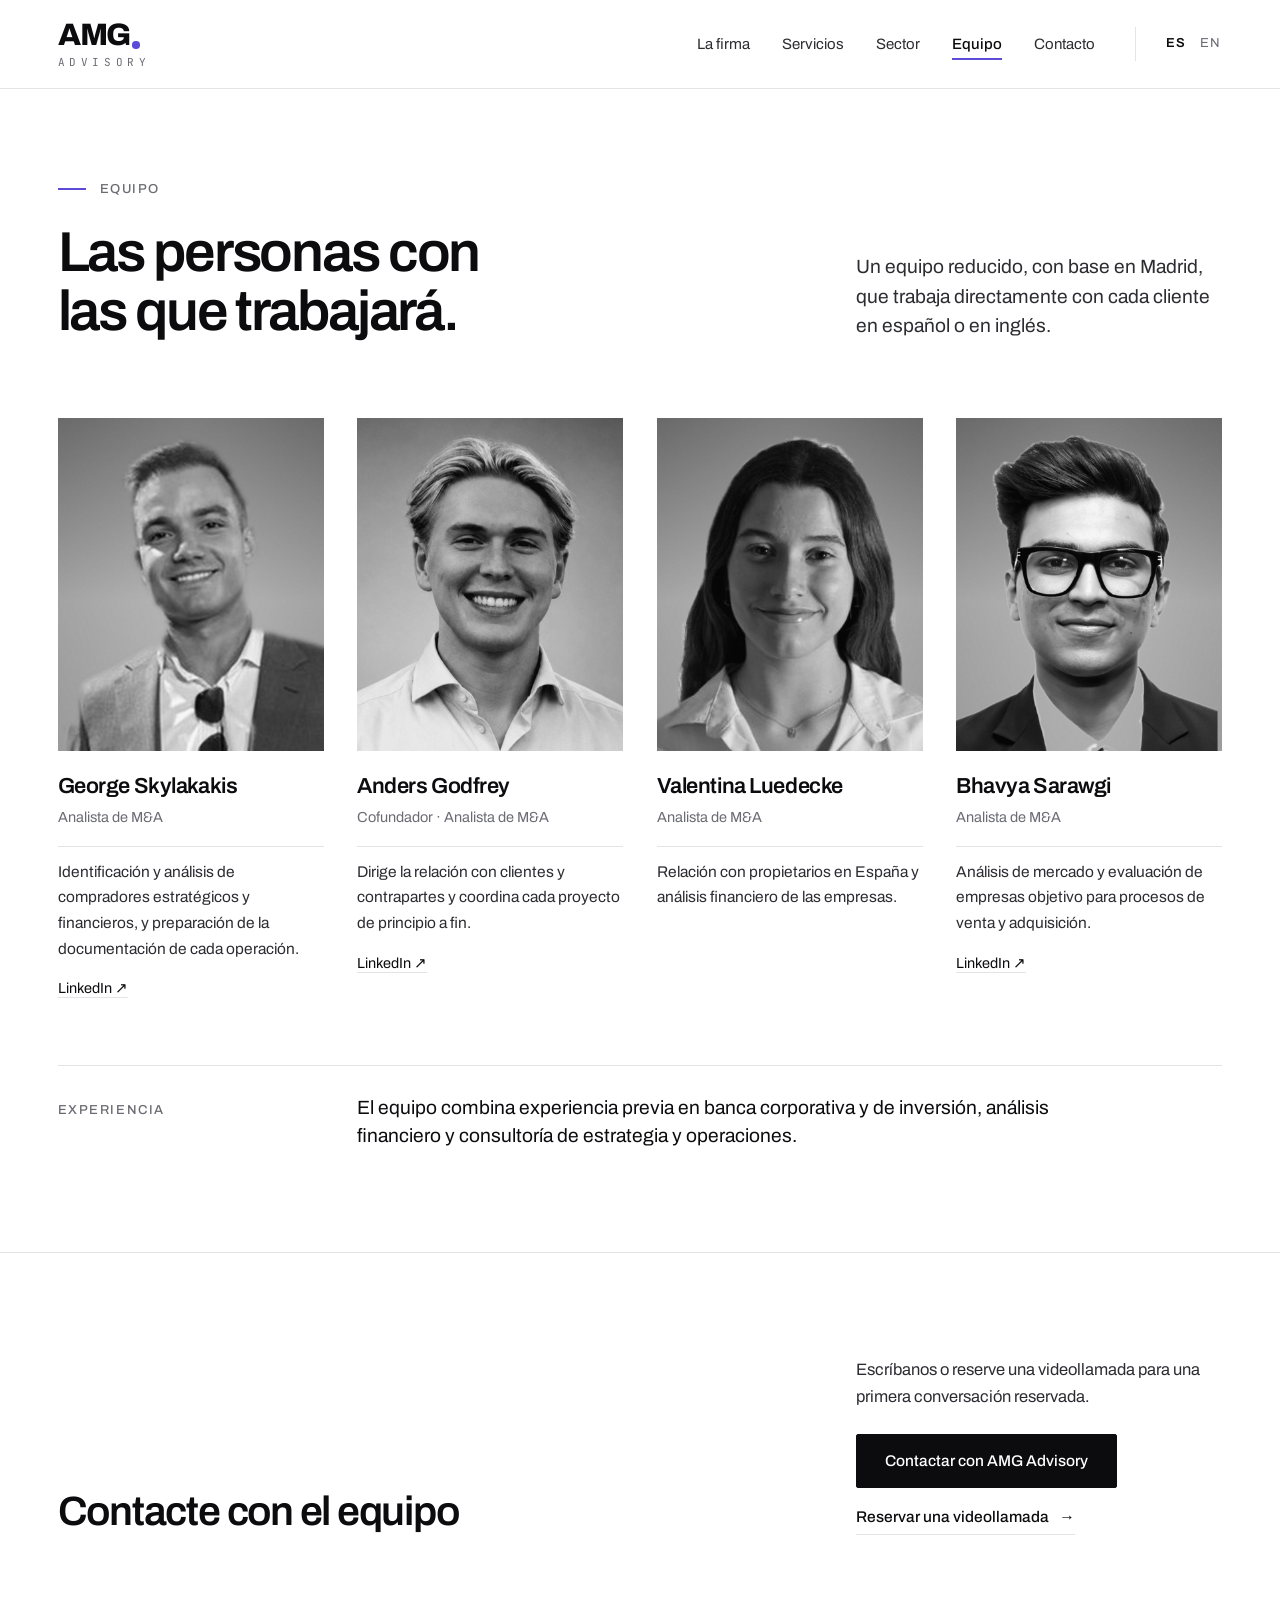
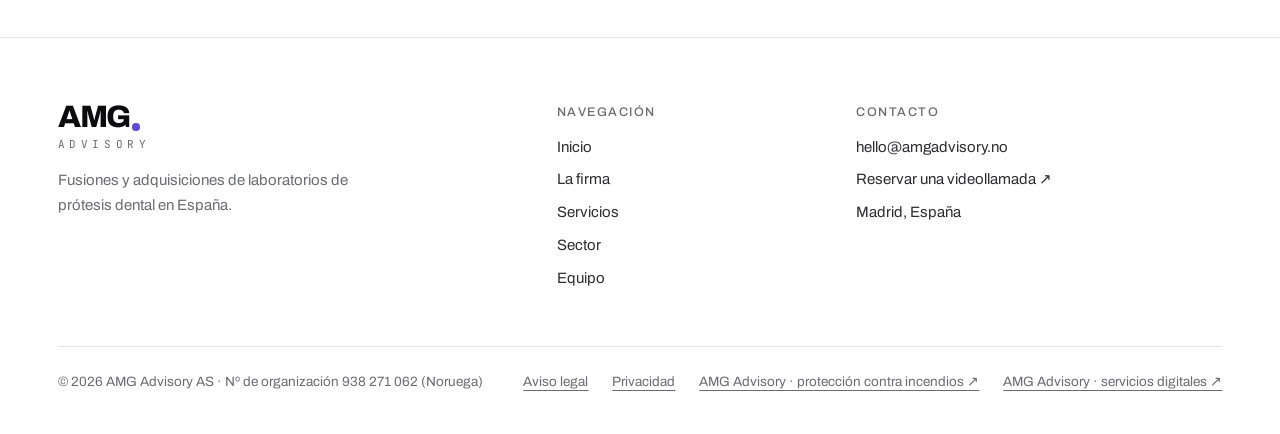
<file: es/equipo/index.html>
<!doctype html>
<html lang="es">
<head>
<meta charset="utf-8">
<meta name="viewport" content="width=device-width, initial-scale=1, viewport-fit=cover">
<title>Equipo | AMG Advisory</title>
<meta name="description" content="El equipo de fusiones y adquisiciones de AMG Advisory en Madrid.">
<meta name="robots" content="noindex, nofollow">
<link rel="alternate" hreflang="es" href="https://amgadvisory.net/es/equipo/">
<link rel="alternate" hreflang="en" href="https://amgadvisory.net/en/team/">
<link rel="canonical" href="https://amgadvisory.net/es/equipo/">
<meta name="theme-color" content="#ffffff">
<meta name="color-scheme" content="light">
<meta property="og:type" content="website">
<meta property="og:site_name" content="AMG Advisory">
<meta property="og:title" content="Equipo | AMG Advisory">
<meta property="og:description" content="El equipo de fusiones y adquisiciones de AMG Advisory en Madrid.">
<meta property="og:locale" content="es_ES">
<link rel="icon" href="../../assets/images/favicon.svg" type="image/svg+xml">
<link rel="preload" href="../../assets/fonts/archivo-var.woff2" as="font" type="font/woff2" crossorigin>
<link rel="stylesheet" href="../../assets/css/styles.css">
<script src="../../assets/js/site.js"></script>
</head>
<body>
<a class="skip" href="#main">Ir al contenido</a>
<header class="site-header">
  <div class="wrap header-inner">
    <a class="logo" href="../../es/index.html" aria-label="AMG Advisory"><span class="logo-mark" aria-hidden="true">AMG<span class="dot"></span></span><span class="logo-sub" aria-hidden="true">Advisory</span></a>
    <button class="menu-btn" type="button" aria-expanded="false" aria-controls="site-nav" data-open="Menú" data-close="Cerrar"><span class="menu-label">Menú</span><span class="bars" aria-hidden="true"><i></i><i></i></span></button>
    <nav class="nav" id="site-nav" aria-label="Principal">
      <ul class="nav-list"><li><a href="../../es/firma/index.html">La firma</a></li><li><a href="../../es/servicios/index.html">Servicios</a></li><li><a href="../../es/sector/index.html">Sector</a></li><li><a href="../../es/equipo/index.html" aria-current="page">Equipo</a></li><li><a href="../../es/contacto/index.html">Contacto</a></li></ul>
      <div class="lang" role="group" aria-label="Idioma"><a href="../../es/equipo/index.html" hreflang="es" lang="es" data-set-lang="es" aria-current="true">ES<span class="sr"> · Español</span></a><a href="../../en/team/index.html" hreflang="en" lang="en" data-set-lang="en">EN<span class="sr"> · English</span></a></div>
    </nav>
  </div>
</header>
<main id="main">
<section class="page-head">
  <div class="wrap grid">
    <div class="copy"><p class="eyebrow">Equipo</p><h1>Las personas con las que trabajará.</h1></div>
    <div class="aside"><p class="lede">Un equipo reducido, con base en Madrid, que trabaja directamente con cada cliente en español o en inglés.</p></div>
  </div>
</section>
<section class="section" style="padding-top:0">
  <div class="wrap">
    <ul class="people"><li class="person"><div class="photo"><img src="../../assets/images/team/george.jpg" alt="George Skylakakis" width="800" height="1000" decoding="async"></div><h2>George Skylakakis</h2><p class="role">Analista de M&amp;A</p><p class="resp">Identificación y análisis de compradores estratégicos y financieros, y preparación de la documentación de cada operación.</p><p class="links"><a href="https://www.linkedin.com/in/george-skylakakis-98888139b/" target="_blank" rel="noopener noreferrer">LinkedIn ↗</a></p></li><li class="person"><div class="photo"><img src="../../assets/images/team/anders.jpg" alt="Anders Godfrey" width="800" height="1000" decoding="async"></div><h2>Anders Godfrey</h2><p class="role">Cofundador · Analista de M&amp;A</p><p class="resp">Dirige la relación con clientes y contrapartes y coordina cada proyecto de principio a fin.</p><p class="links"><a href="https://www.linkedin.com/in/anders-godfrey-237299292/" target="_blank" rel="noopener noreferrer">LinkedIn ↗</a></p></li><li class="person"><div class="photo"><img src="../../assets/images/team/valentina.jpg" alt="Valentina Luedecke" width="800" height="1000" decoding="async"></div><h2>Valentina Luedecke</h2><p class="role">Analista de M&amp;A</p><p class="resp">Relación con propietarios en España y análisis financiero de las empresas.</p></li><li class="person"><div class="photo"><img src="../../assets/images/team/bhavya.jpg" alt="Bhavya Sarawgi" width="800" height="1000" decoding="async"></div><h2>Bhavya Sarawgi</h2><p class="role">Analista de M&amp;A</p><p class="resp">Análisis de mercado y evaluación de empresas objetivo para procesos de venta y adquisición.</p><p class="links"><a href="https://www.linkedin.com/in/bhavya-sarawgi/" target="_blank" rel="noopener noreferrer">LinkedIn ↗</a></p></li></ul>
    <div class="team-note"><p class="label">Experiencia</p><p>El equipo combina experiencia previa en banca corporativa y de inversión, análisis financiero y consultoría de estrategia y operaciones.</p></div>
  </div>
</section>
<section class="closing">
  <div class="wrap grid">
    <h2>Contacte con el equipo</h2>
    <div class="side"><p>Escríbanos o reserve una videollamada para una primera conversación reservada.</p><div class="actions"><a class="btn" href="../../es/contacto/index.html">Contactar con AMG Advisory</a><a class="arrow-link" href="https://scheduler.zoom.us/anders-godfrey/amg-advisory-introductory-consultation" target="_blank" rel="noopener noreferrer">Reservar una videollamada</a></div></div>
  </div>
</section>
</main>
<footer class="site-footer">
  <div class="wrap">
    <div class="footer-top">
      <div class="footer-brand"><a class="logo" href="../../es/index.html" aria-label="AMG Advisory"><span class="logo-mark" aria-hidden="true">AMG<span class="dot"></span></span><span class="logo-sub" aria-hidden="true">Advisory</span></a><p>Fusiones y adquisiciones de laboratorios de prótesis dental en España.</p></div>
      <div class="footer-col"><h2>Navegación</h2><ul><li><a href="../../es/index.html">Inicio</a></li><li><a href="../../es/firma/index.html">La firma</a></li><li><a href="../../es/servicios/index.html">Servicios</a></li><li><a href="../../es/sector/index.html">Sector</a></li><li><a href="../../es/equipo/index.html">Equipo</a></li></ul></div>
      <div class="footer-col"><h2>Contacto</h2><ul>
        <li><a href="mailto:hello@amgadvisory.no">hello@amgadvisory.no</a></li>
        <li><a href="https://scheduler.zoom.us/anders-godfrey/amg-advisory-introductory-consultation" target="_blank" rel="noopener noreferrer">Reservar una videollamada ↗</a></li>
        <li><a href="../../es/contacto/index.html">Madrid, España</a></li>
      </ul></div>
    </div>
    <div class="footer-bottom">
      <p>© 2026 AMG Advisory AS · Nº de organización 938 271 062 (Noruega)</p>
      <ul>
        <li><a href="https://amgadvisory.no/en/terms/" target="_blank" rel="noopener noreferrer">Aviso legal</a></li>
        <li><a href="https://amgadvisory.no/en/privacy/" target="_blank" rel="noopener noreferrer">Privacidad</a></li>
        <li><a href="https://amgadvisory.online/es/" target="_blank" rel="noopener noreferrer">AMG Advisory · protección contra incendios ↗</a></li>
        <li><a href="https://amgadvisory.no/en/" target="_blank" rel="noopener noreferrer">AMG Advisory · servicios digitales ↗</a></li>
      </ul>
    </div>
  </div>
</footer>
</body>
</html>
</file>
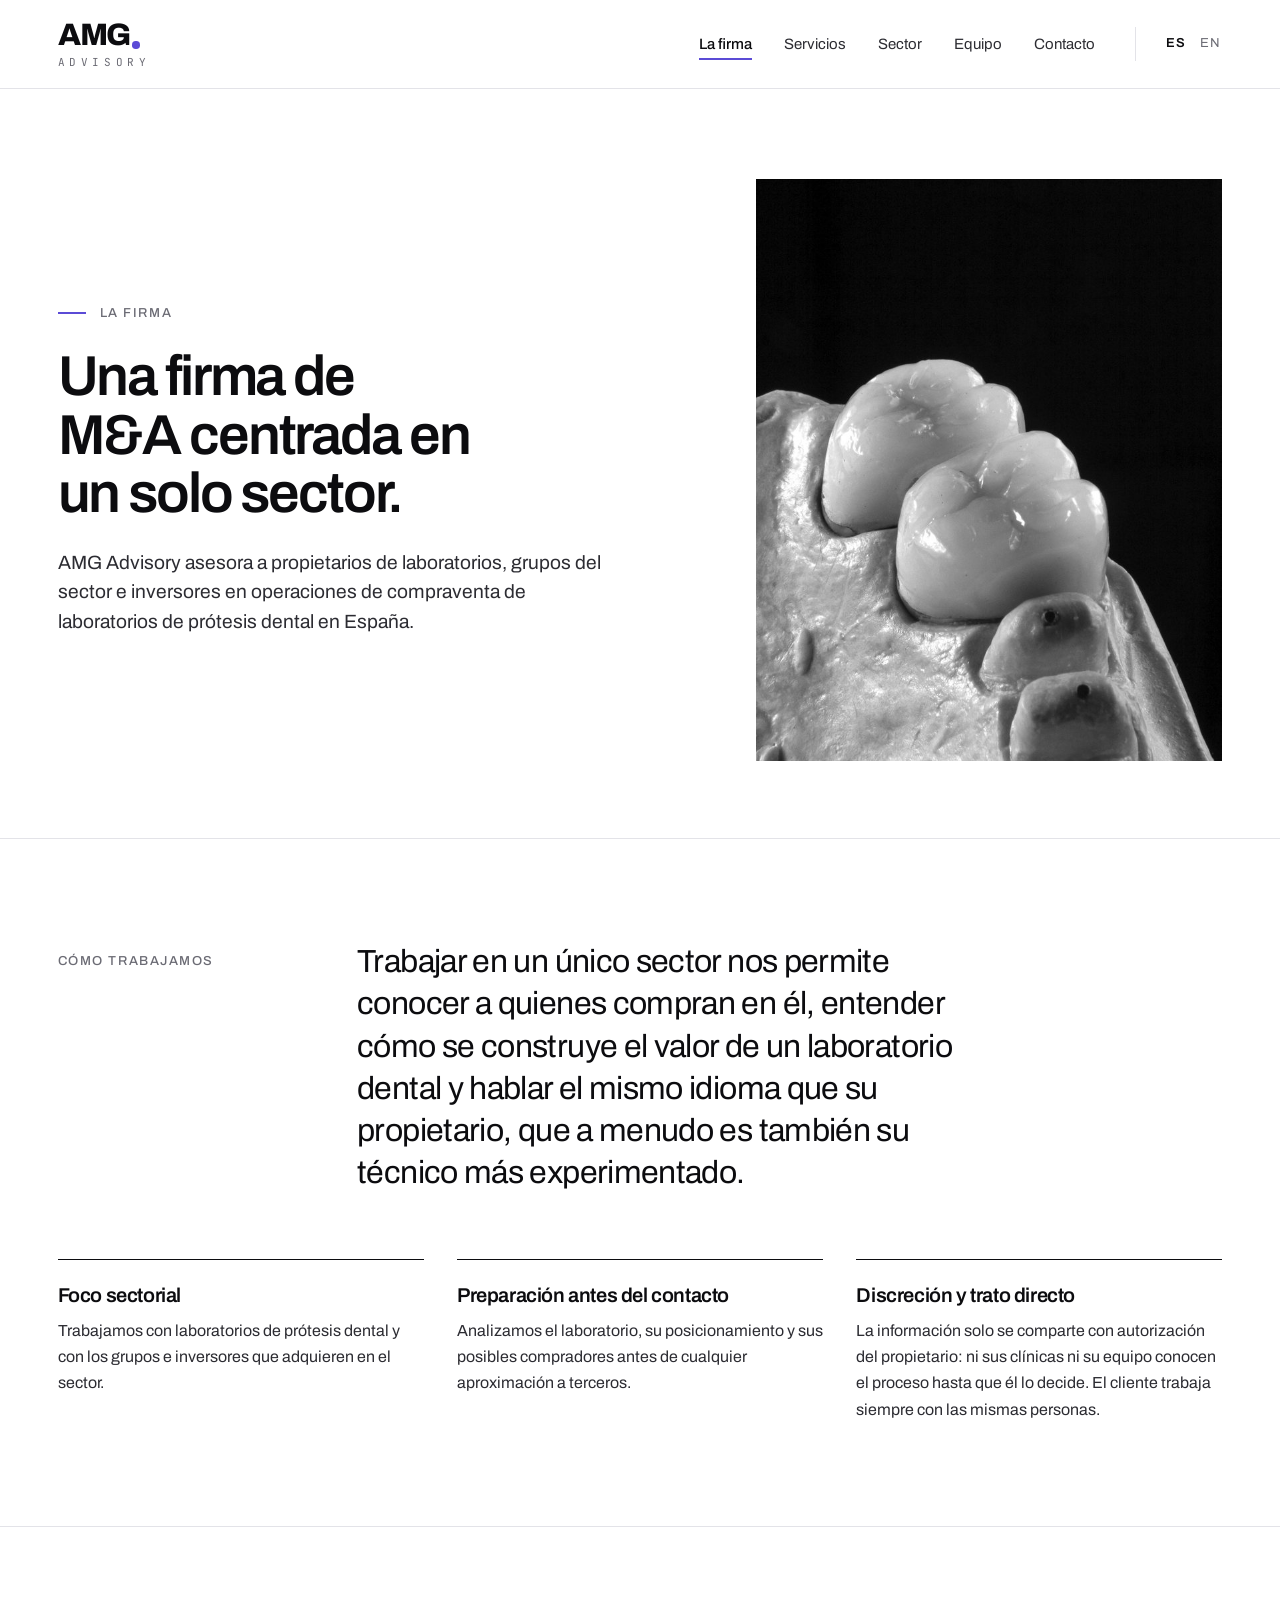
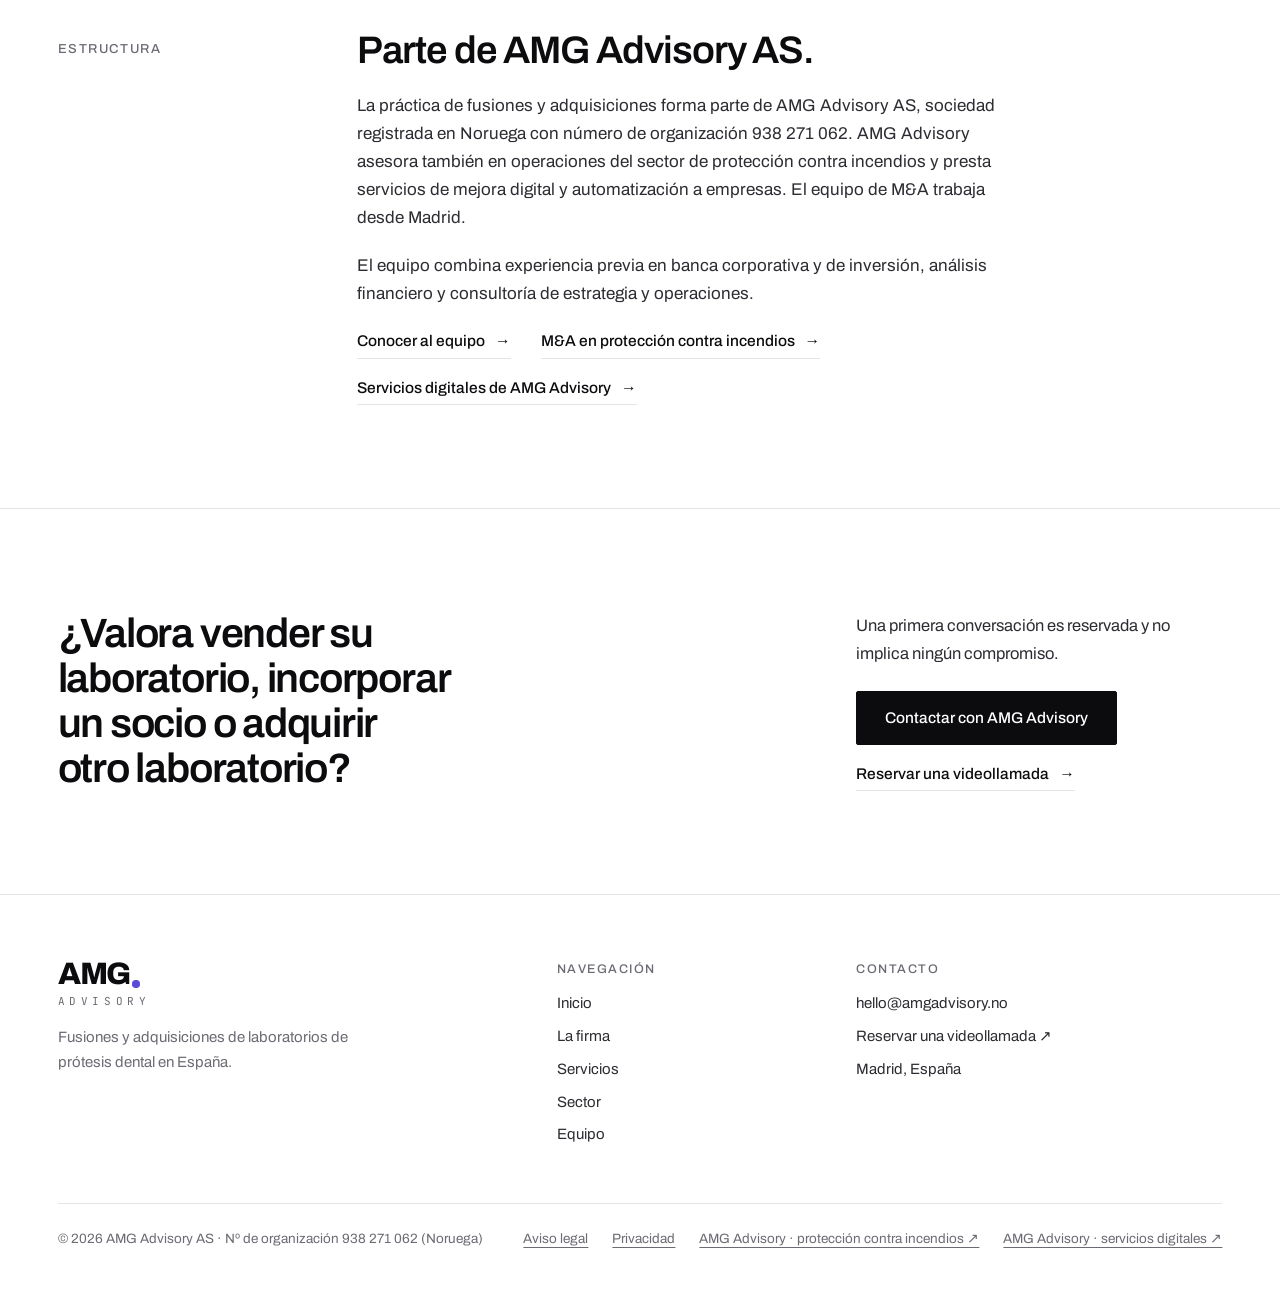
<file: es/firma/index.html>
<!doctype html>
<html lang="es">
<head>
<meta charset="utf-8">
<meta name="viewport" content="width=device-width, initial-scale=1, viewport-fit=cover">
<title>La firma | AMG Advisory</title>
<meta name="description" content="AMG Advisory es una firma de fusiones y adquisiciones centrada en laboratorios de prótesis dental en España.">
<meta name="robots" content="noindex, nofollow">
<link rel="alternate" hreflang="es" href="https://amgadvisory.net/es/firma/">
<link rel="alternate" hreflang="en" href="https://amgadvisory.net/en/firm/">
<link rel="canonical" href="https://amgadvisory.net/es/firma/">
<meta name="theme-color" content="#ffffff">
<meta name="color-scheme" content="light">
<meta property="og:type" content="website">
<meta property="og:site_name" content="AMG Advisory">
<meta property="og:title" content="La firma | AMG Advisory">
<meta property="og:description" content="AMG Advisory es una firma de fusiones y adquisiciones centrada en laboratorios de prótesis dental en España.">
<meta property="og:locale" content="es_ES">
<link rel="icon" href="../../assets/images/favicon.svg" type="image/svg+xml">
<link rel="preload" href="../../assets/fonts/archivo-var.woff2" as="font" type="font/woff2" crossorigin>
<link rel="stylesheet" href="../../assets/css/styles.css">
<script src="../../assets/js/site.js"></script>
</head>
<body>
<a class="skip" href="#main">Ir al contenido</a>
<header class="site-header">
  <div class="wrap header-inner">
    <a class="logo" href="../../es/index.html" aria-label="AMG Advisory"><span class="logo-mark" aria-hidden="true">AMG<span class="dot"></span></span><span class="logo-sub" aria-hidden="true">Advisory</span></a>
    <button class="menu-btn" type="button" aria-expanded="false" aria-controls="site-nav" data-open="Menú" data-close="Cerrar"><span class="menu-label">Menú</span><span class="bars" aria-hidden="true"><i></i><i></i></span></button>
    <nav class="nav" id="site-nav" aria-label="Principal">
      <ul class="nav-list"><li><a href="../../es/firma/index.html" aria-current="page">La firma</a></li><li><a href="../../es/servicios/index.html">Servicios</a></li><li><a href="../../es/sector/index.html">Sector</a></li><li><a href="../../es/equipo/index.html">Equipo</a></li><li><a href="../../es/contacto/index.html">Contacto</a></li></ul>
      <div class="lang" role="group" aria-label="Idioma"><a href="../../es/firma/index.html" hreflang="es" lang="es" data-set-lang="es" aria-current="true">ES<span class="sr"> · Español</span></a><a href="../../en/firm/index.html" hreflang="en" lang="en" data-set-lang="en">EN<span class="sr"> · English</span></a></div>
    </nav>
  </div>
</header>
<main id="main">
<section class="page-head with-photo">
  <div class="wrap grid">
    <div class="copy"><p class="eyebrow">La firma</p><h1>Una firma de M&amp;A centrada en un solo sector.</h1><p class="lede">AMG Advisory asesora a propietarios de laboratorios, grupos del sector e inversores en operaciones de compraventa de laboratorios de prótesis dental en España.</p></div>
    <div class="ph photo"><img src="../../assets/images/photos/structure-1100.jpg" srcset="../../assets/images/photos/structure-700.jpg 700w, ../../assets/images/photos/structure-1100.jpg 1100w" sizes="(max-width: 960px) 100vw, 40vw" alt="Coronas sobre un modelo de escayola" width="1100" height="1466" loading="eager" fetchpriority="high" decoding="async"></div>
  </div>
</section>
<section class="section ruled">
  <div class="wrap grid">
    <p class="label corp-label">Cómo trabajamos</p>
    <p class="statement statement-row">Trabajar en un único sector nos permite conocer a quienes compran en él, entender cómo se construye el valor de un laboratorio dental y hablar el mismo idioma que su propietario, que a menudo es también su técnico más experimentado.</p>
    <ul class="three" style="margin-top:clamp(48px,5vw,72px)"><li><h3>Foco sectorial</h3><p>Trabajamos con laboratorios de prótesis dental y con los grupos e inversores que adquieren en el sector.</p></li><li><h3>Preparación antes del contacto</h3><p>Analizamos el laboratorio, su posicionamiento y sus posibles compradores antes de cualquier aproximación a terceros.</p></li><li><h3>Discreción y trato directo</h3><p>La información solo se comparte con autorización del propietario: ni sus clínicas ni su equipo conocen el proceso hasta que él lo decide. El cliente trabaja siempre con las mismas personas.</p></li></ul>
  </div>
</section>
<section class="section ruled">
  <div class="wrap grid">
    <p class="label corp-label">Estructura</p>
    <div class="corp"><h2 class="h-section">Parte de AMG Advisory AS.</h2><p>La práctica de fusiones y adquisiciones forma parte de AMG Advisory AS, sociedad registrada en Noruega con número de organización 938 271 062. AMG Advisory asesora también en operaciones del sector de protección contra incendios y presta servicios de mejora digital y automatización a empresas. El equipo de M&amp;A trabaja desde Madrid.</p><p>El equipo combina experiencia previa en banca corporativa y de inversión, análisis financiero y consultoría de estrategia y operaciones.</p>
      <div class="actions"><a class="arrow-link" href="../../es/equipo/index.html">Conocer al equipo</a><a class="arrow-link" href="https://amgadvisory.online/es/" target="_blank" rel="noopener noreferrer">M&amp;A en protección contra incendios</a><a class="arrow-link" href="https://amgadvisory.no/en/" target="_blank" rel="noopener noreferrer">Servicios digitales de AMG Advisory</a></div></div>
  </div>
</section>
<section class="closing">
  <div class="wrap grid">
    <h2>¿Valora vender su laboratorio, incorporar un socio o adquirir otro laboratorio?</h2>
    <div class="side"><p>Una primera conversación es reservada y no implica ningún compromiso.</p><div class="actions"><a class="btn" href="../../es/contacto/index.html">Contactar con AMG Advisory</a><a class="arrow-link" href="https://scheduler.zoom.us/anders-godfrey/amg-advisory-introductory-consultation" target="_blank" rel="noopener noreferrer">Reservar una videollamada</a></div></div>
  </div>
</section>
</main>
<footer class="site-footer">
  <div class="wrap">
    <div class="footer-top">
      <div class="footer-brand"><a class="logo" href="../../es/index.html" aria-label="AMG Advisory"><span class="logo-mark" aria-hidden="true">AMG<span class="dot"></span></span><span class="logo-sub" aria-hidden="true">Advisory</span></a><p>Fusiones y adquisiciones de laboratorios de prótesis dental en España.</p></div>
      <div class="footer-col"><h2>Navegación</h2><ul><li><a href="../../es/index.html">Inicio</a></li><li><a href="../../es/firma/index.html">La firma</a></li><li><a href="../../es/servicios/index.html">Servicios</a></li><li><a href="../../es/sector/index.html">Sector</a></li><li><a href="../../es/equipo/index.html">Equipo</a></li></ul></div>
      <div class="footer-col"><h2>Contacto</h2><ul>
        <li><a href="mailto:hello@amgadvisory.no">hello@amgadvisory.no</a></li>
        <li><a href="https://scheduler.zoom.us/anders-godfrey/amg-advisory-introductory-consultation" target="_blank" rel="noopener noreferrer">Reservar una videollamada ↗</a></li>
        <li><a href="../../es/contacto/index.html">Madrid, España</a></li>
      </ul></div>
    </div>
    <div class="footer-bottom">
      <p>© 2026 AMG Advisory AS · Nº de organización 938 271 062 (Noruega)</p>
      <ul>
        <li><a href="https://amgadvisory.no/en/terms/" target="_blank" rel="noopener noreferrer">Aviso legal</a></li>
        <li><a href="https://amgadvisory.no/en/privacy/" target="_blank" rel="noopener noreferrer">Privacidad</a></li>
        <li><a href="https://amgadvisory.online/es/" target="_blank" rel="noopener noreferrer">AMG Advisory · protección contra incendios ↗</a></li>
        <li><a href="https://amgadvisory.no/en/" target="_blank" rel="noopener noreferrer">AMG Advisory · servicios digitales ↗</a></li>
      </ul>
    </div>
  </div>
</footer>
</body>
</html>
</file>
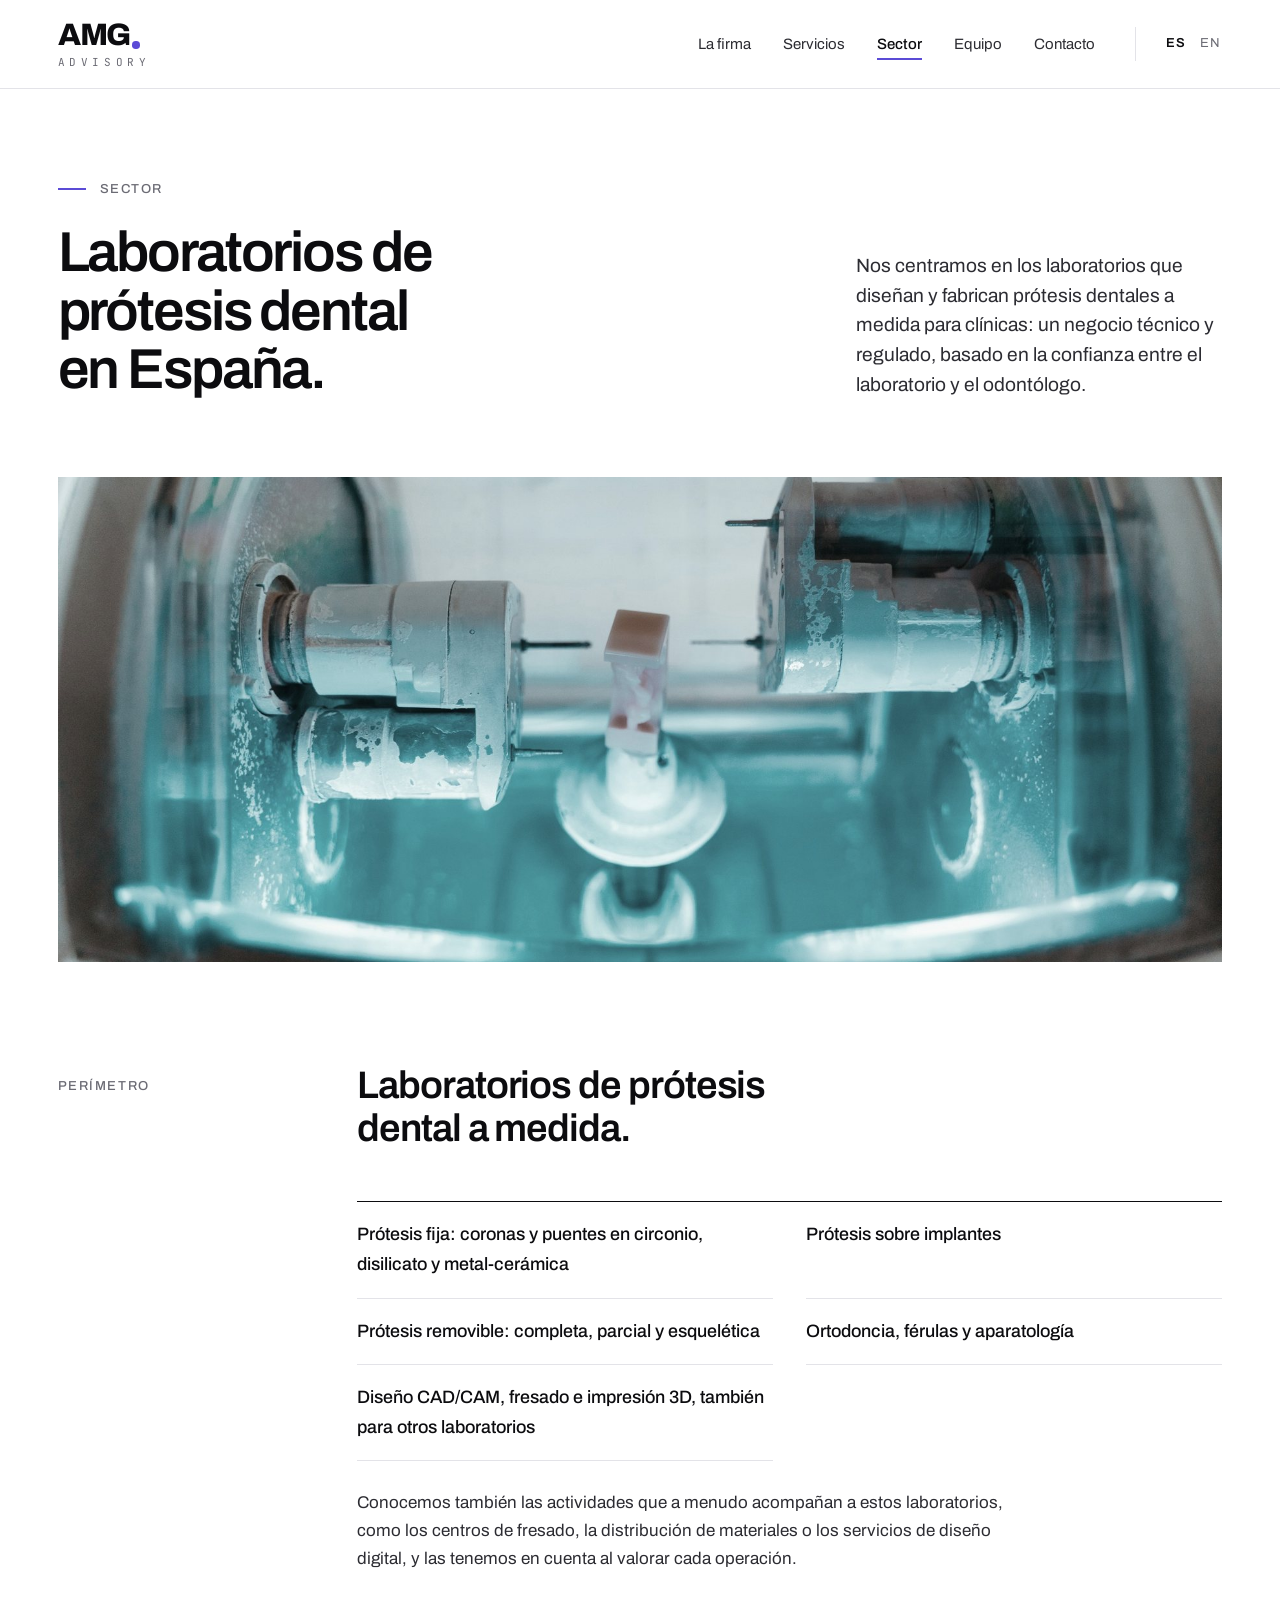
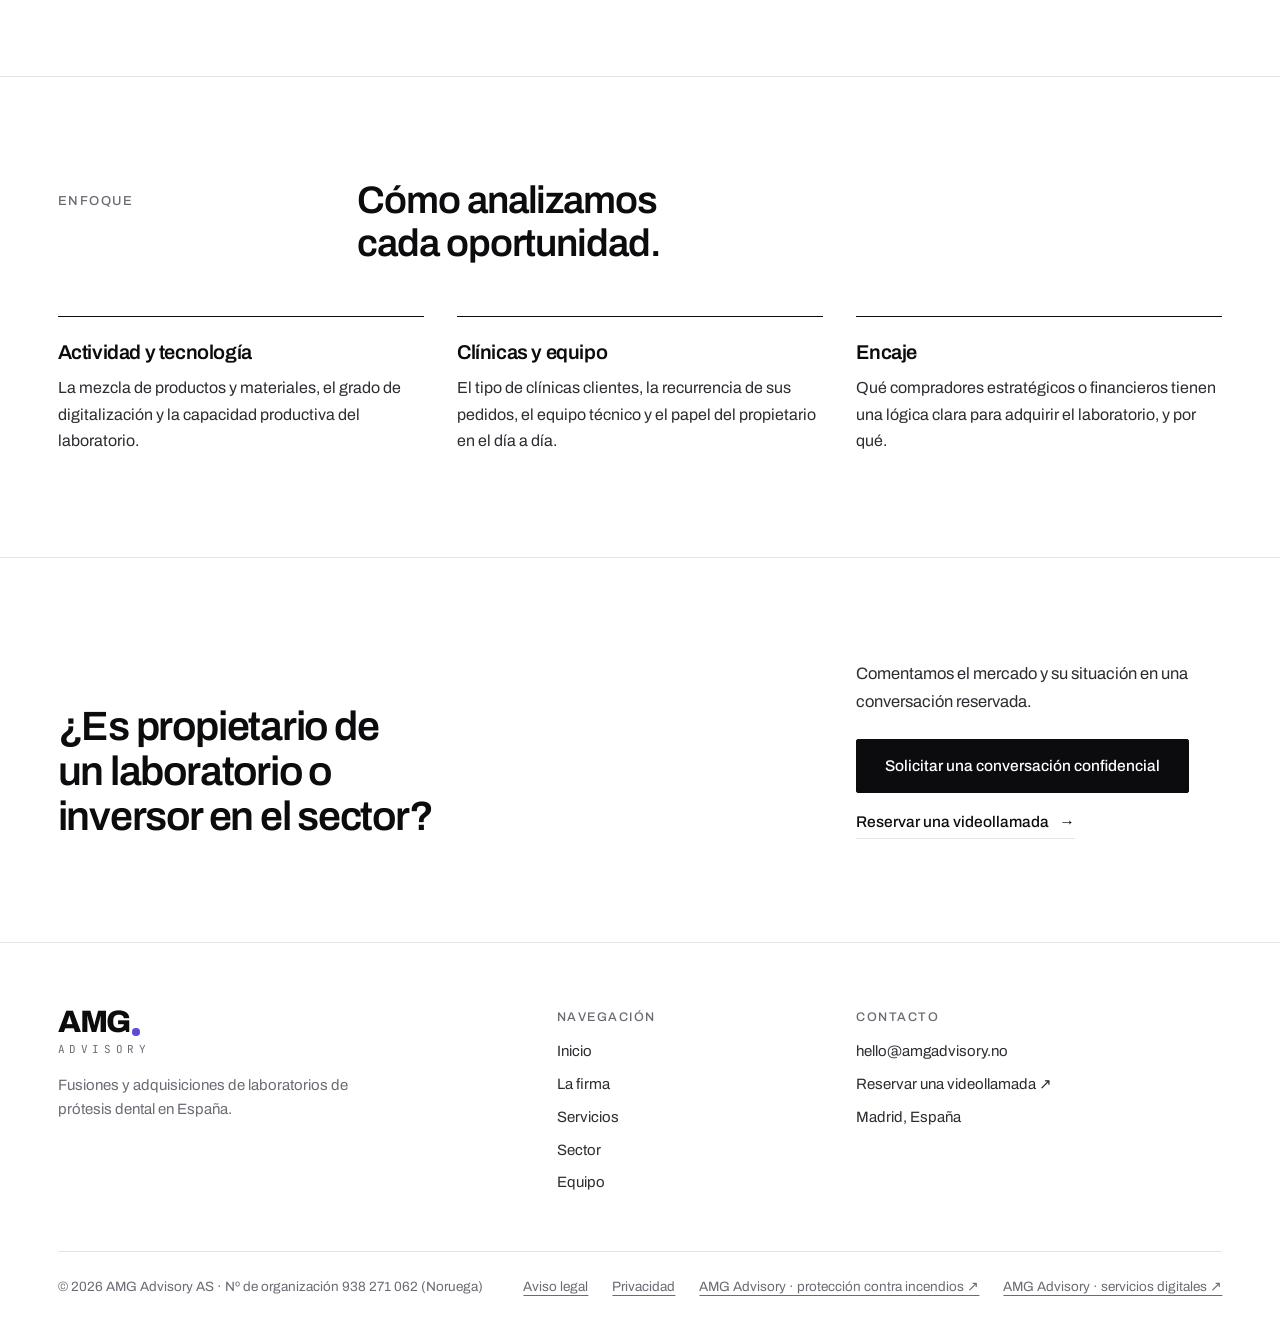
<file: es/sector/index.html>
<!doctype html>
<html lang="es">
<head>
<meta charset="utf-8">
<meta name="viewport" content="width=device-width, initial-scale=1, viewport-fit=cover">
<title>Sector | AMG Advisory</title>
<meta name="description" content="AMG Advisory se centra en laboratorios de prótesis dental a medida en España.">
<meta name="robots" content="noindex, nofollow">
<link rel="alternate" hreflang="es" href="https://amgadvisory.net/es/sector/">
<link rel="alternate" hreflang="en" href="https://amgadvisory.net/en/sector/">
<link rel="canonical" href="https://amgadvisory.net/es/sector/">
<meta name="theme-color" content="#ffffff">
<meta name="color-scheme" content="light">
<meta property="og:type" content="website">
<meta property="og:site_name" content="AMG Advisory">
<meta property="og:title" content="Sector | AMG Advisory">
<meta property="og:description" content="AMG Advisory se centra en laboratorios de prótesis dental a medida en España.">
<meta property="og:locale" content="es_ES">
<link rel="icon" href="../../assets/images/favicon.svg" type="image/svg+xml">
<link rel="preload" href="../../assets/fonts/archivo-var.woff2" as="font" type="font/woff2" crossorigin>
<link rel="stylesheet" href="../../assets/css/styles.css">
<script src="../../assets/js/site.js"></script>
</head>
<body>
<a class="skip" href="#main">Ir al contenido</a>
<header class="site-header">
  <div class="wrap header-inner">
    <a class="logo" href="../../es/index.html" aria-label="AMG Advisory"><span class="logo-mark" aria-hidden="true">AMG<span class="dot"></span></span><span class="logo-sub" aria-hidden="true">Advisory</span></a>
    <button class="menu-btn" type="button" aria-expanded="false" aria-controls="site-nav" data-open="Menú" data-close="Cerrar"><span class="menu-label">Menú</span><span class="bars" aria-hidden="true"><i></i><i></i></span></button>
    <nav class="nav" id="site-nav" aria-label="Principal">
      <ul class="nav-list"><li><a href="../../es/firma/index.html">La firma</a></li><li><a href="../../es/servicios/index.html">Servicios</a></li><li><a href="../../es/sector/index.html" aria-current="page">Sector</a></li><li><a href="../../es/equipo/index.html">Equipo</a></li><li><a href="../../es/contacto/index.html">Contacto</a></li></ul>
      <div class="lang" role="group" aria-label="Idioma"><a href="../../es/sector/index.html" hreflang="es" lang="es" data-set-lang="es" aria-current="true">ES<span class="sr"> · Español</span></a><a href="../../en/sector/index.html" hreflang="en" lang="en" data-set-lang="en">EN<span class="sr"> · English</span></a></div>
    </nav>
  </div>
</header>
<main id="main">
<section class="page-head">
  <div class="wrap grid">
    <div class="copy"><p class="eyebrow">Sector</p><h1>Laboratorios de prótesis dental en España.</h1></div>
    <div class="aside"><p class="lede">Nos centramos en los laboratorios que diseñan y fabrican prótesis dentales a medida para clínicas: un negocio técnico y regulado, basado en la confianza entre el laboratorio y el odontólogo.</p></div>
  </div>
</section>
<div class="wrap"><div class="wide-photo photo"><img src="../../assets/images/photos/sector-1800.jpg" srcset="../../assets/images/photos/sector-900.jpg 900w, ../../assets/images/photos/sector-1800.jpg 1800w" sizes="(max-width: 1280px) 100vw, 1280px" alt="Fresadora CAD/CAM mecanizando un bloque" width="1800" height="1200" loading="eager" fetchpriority="high" decoding="async"></div></div>
<section class="section">
  <div class="wrap grid">
    <div class="head-row"><p class="label">Perímetro</p><h2 class="h-section">Laboratorios de prótesis dental a medida.</h2></div>
    <ul class="terms"><li>Prótesis fija: coronas y puentes en circonio, disilicato y metal-cerámica</li><li>Prótesis sobre implantes</li><li>Prótesis removible: completa, parcial y esquelética</li><li>Ortodoncia, férulas y aparatología</li><li>Diseño CAD/CAM, fresado e impresión 3D, también para otros laboratorios</li></ul>
    <p class="terms-note">Conocemos también las actividades que a menudo acompañan a estos laboratorios, como los centros de fresado, la distribución de materiales o los servicios de diseño digital, y las tenemos en cuenta al valorar cada operación.</p>
  </div>
</section>
<section class="section ruled">
  <div class="wrap grid">
    <div class="head-row"><p class="label">Enfoque</p><h2 class="h-section">Cómo analizamos cada oportunidad.</h2></div>
    <ul class="three"><li><h3>Actividad y tecnología</h3><p>La mezcla de productos y materiales, el grado de digitalización y la capacidad productiva del laboratorio.</p></li><li><h3>Clínicas y equipo</h3><p>El tipo de clínicas clientes, la recurrencia de sus pedidos, el equipo técnico y el papel del propietario en el día a día.</p></li><li><h3>Encaje</h3><p>Qué compradores estratégicos o financieros tienen una lógica clara para adquirir el laboratorio, y por qué.</p></li></ul>
  </div>
</section>
<section class="closing">
  <div class="wrap grid">
    <h2>¿Es propietario de un laboratorio o inversor en el sector?</h2>
    <div class="side"><p>Comentamos el mercado y su situación en una conversación reservada.</p><div class="actions"><a class="btn" href="../../es/contacto/index.html">Solicitar una conversación confidencial</a><a class="arrow-link" href="https://scheduler.zoom.us/anders-godfrey/amg-advisory-introductory-consultation" target="_blank" rel="noopener noreferrer">Reservar una videollamada</a></div></div>
  </div>
</section>
</main>
<footer class="site-footer">
  <div class="wrap">
    <div class="footer-top">
      <div class="footer-brand"><a class="logo" href="../../es/index.html" aria-label="AMG Advisory"><span class="logo-mark" aria-hidden="true">AMG<span class="dot"></span></span><span class="logo-sub" aria-hidden="true">Advisory</span></a><p>Fusiones y adquisiciones de laboratorios de prótesis dental en España.</p></div>
      <div class="footer-col"><h2>Navegación</h2><ul><li><a href="../../es/index.html">Inicio</a></li><li><a href="../../es/firma/index.html">La firma</a></li><li><a href="../../es/servicios/index.html">Servicios</a></li><li><a href="../../es/sector/index.html">Sector</a></li><li><a href="../../es/equipo/index.html">Equipo</a></li></ul></div>
      <div class="footer-col"><h2>Contacto</h2><ul>
        <li><a href="mailto:hello@amgadvisory.no">hello@amgadvisory.no</a></li>
        <li><a href="https://scheduler.zoom.us/anders-godfrey/amg-advisory-introductory-consultation" target="_blank" rel="noopener noreferrer">Reservar una videollamada ↗</a></li>
        <li><a href="../../es/contacto/index.html">Madrid, España</a></li>
      </ul></div>
    </div>
    <div class="footer-bottom">
      <p>© 2026 AMG Advisory AS · Nº de organización 938 271 062 (Noruega)</p>
      <ul>
        <li><a href="https://amgadvisory.no/en/terms/" target="_blank" rel="noopener noreferrer">Aviso legal</a></li>
        <li><a href="https://amgadvisory.no/en/privacy/" target="_blank" rel="noopener noreferrer">Privacidad</a></li>
        <li><a href="https://amgadvisory.online/es/" target="_blank" rel="noopener noreferrer">AMG Advisory · protección contra incendios ↗</a></li>
        <li><a href="https://amgadvisory.no/en/" target="_blank" rel="noopener noreferrer">AMG Advisory · servicios digitales ↗</a></li>
      </ul>
    </div>
  </div>
</footer>
</body>
</html>
</file>
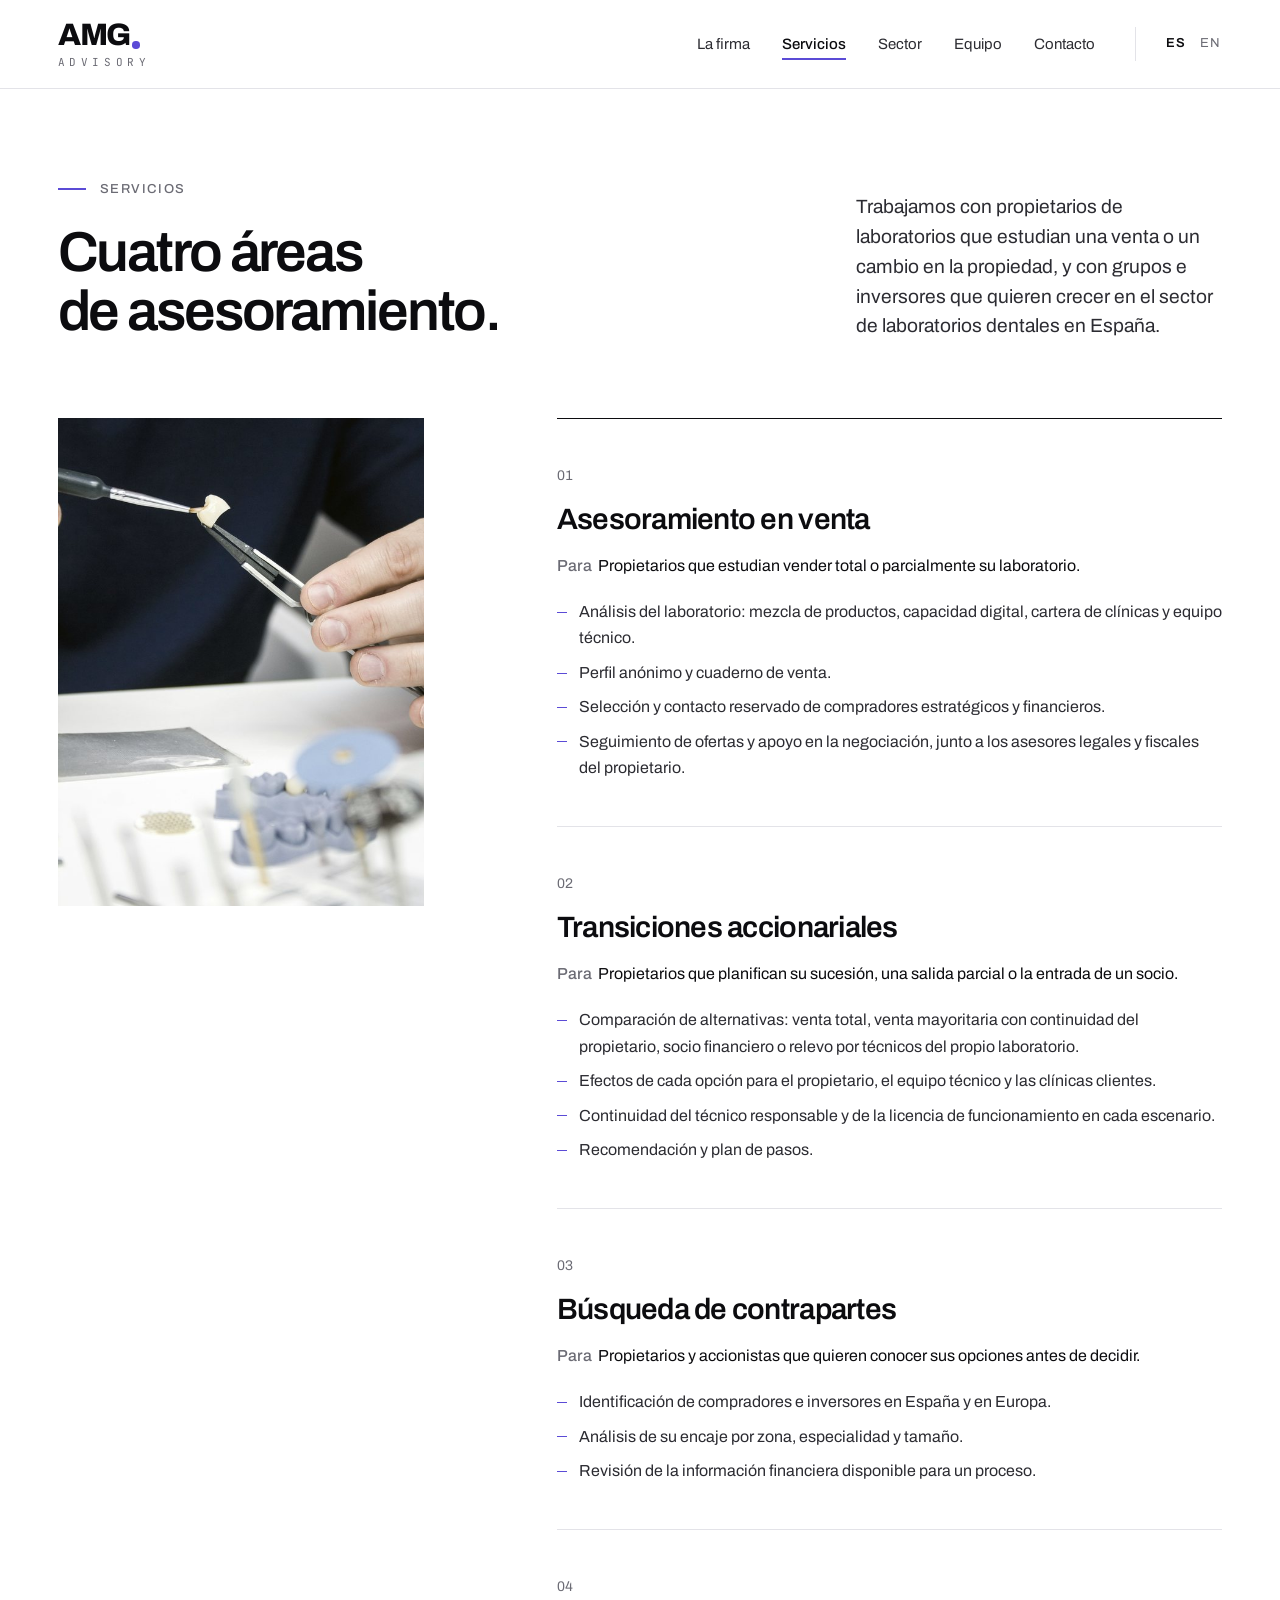
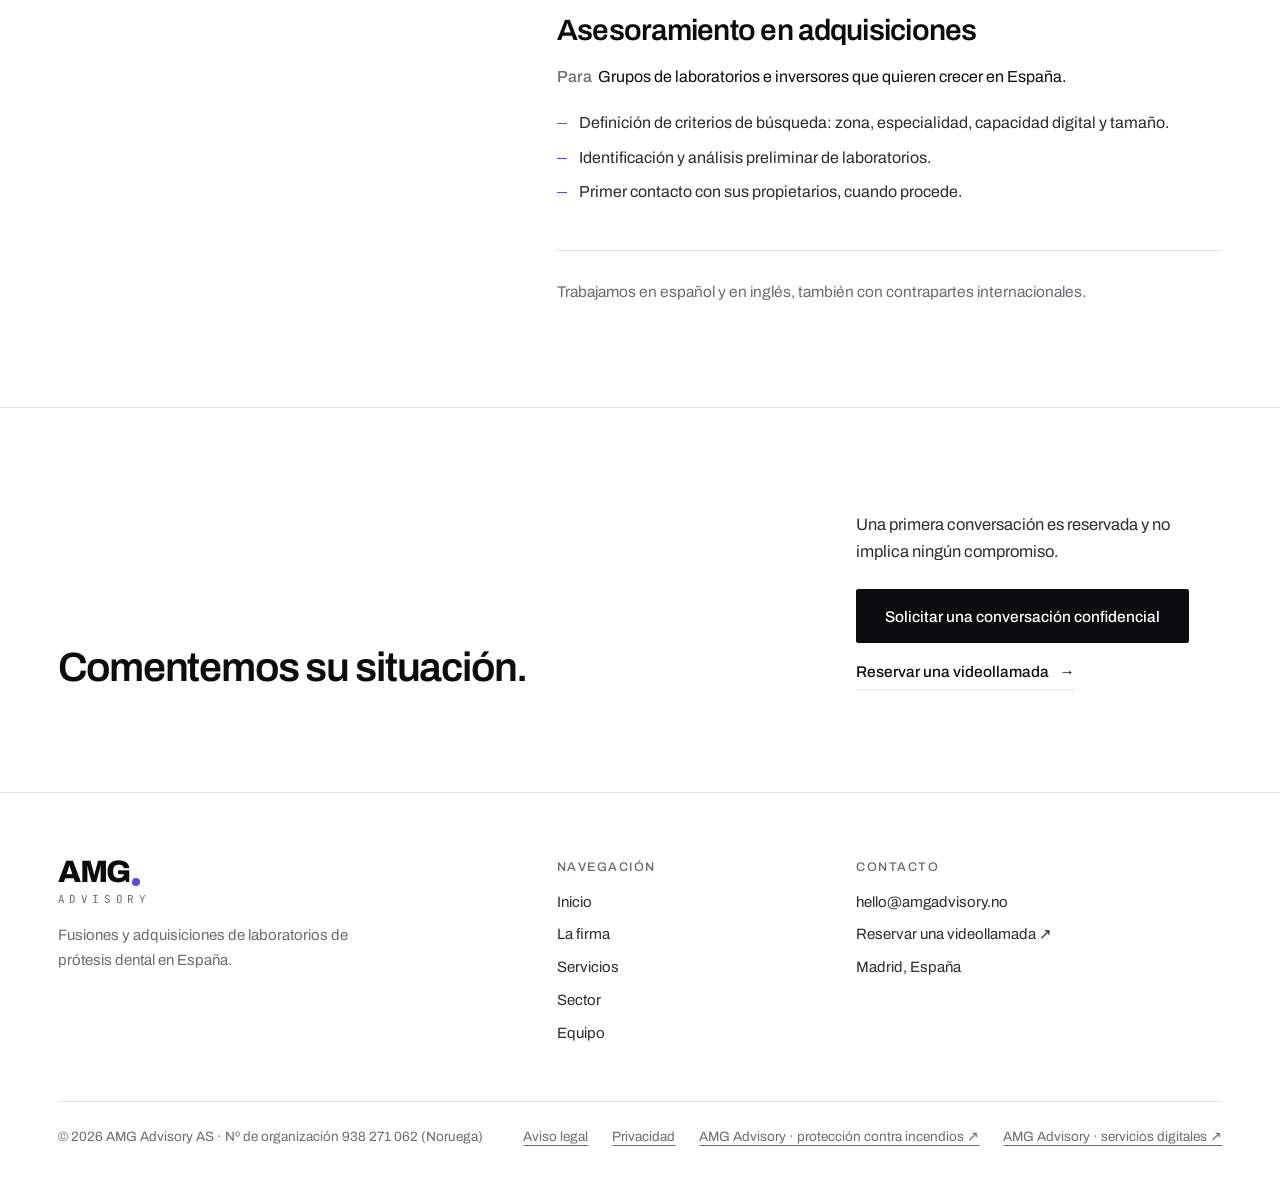
<file: es/servicios/index.html>
<!doctype html>
<html lang="es">
<head>
<meta charset="utf-8">
<meta name="viewport" content="width=device-width, initial-scale=1, viewport-fit=cover">
<title>Servicios | AMG Advisory</title>
<meta name="description" content="Asesoramiento en venta, transiciones accionariales, búsqueda de contrapartes y adquisiciones de laboratorios de prótesis dental en España.">
<meta name="robots" content="noindex, nofollow">
<link rel="alternate" hreflang="es" href="https://amgadvisory.net/es/servicios/">
<link rel="alternate" hreflang="en" href="https://amgadvisory.net/en/services/">
<link rel="canonical" href="https://amgadvisory.net/es/servicios/">
<meta name="theme-color" content="#ffffff">
<meta name="color-scheme" content="light">
<meta property="og:type" content="website">
<meta property="og:site_name" content="AMG Advisory">
<meta property="og:title" content="Servicios | AMG Advisory">
<meta property="og:description" content="Asesoramiento en venta, transiciones accionariales, búsqueda de contrapartes y adquisiciones de laboratorios de prótesis dental en España.">
<meta property="og:locale" content="es_ES">
<link rel="icon" href="../../assets/images/favicon.svg" type="image/svg+xml">
<link rel="preload" href="../../assets/fonts/archivo-var.woff2" as="font" type="font/woff2" crossorigin>
<link rel="stylesheet" href="../../assets/css/styles.css">
<script src="../../assets/js/site.js"></script>
</head>
<body>
<a class="skip" href="#main">Ir al contenido</a>
<header class="site-header">
  <div class="wrap header-inner">
    <a class="logo" href="../../es/index.html" aria-label="AMG Advisory"><span class="logo-mark" aria-hidden="true">AMG<span class="dot"></span></span><span class="logo-sub" aria-hidden="true">Advisory</span></a>
    <button class="menu-btn" type="button" aria-expanded="false" aria-controls="site-nav" data-open="Menú" data-close="Cerrar"><span class="menu-label">Menú</span><span class="bars" aria-hidden="true"><i></i><i></i></span></button>
    <nav class="nav" id="site-nav" aria-label="Principal">
      <ul class="nav-list"><li><a href="../../es/firma/index.html">La firma</a></li><li><a href="../../es/servicios/index.html" aria-current="page">Servicios</a></li><li><a href="../../es/sector/index.html">Sector</a></li><li><a href="../../es/equipo/index.html">Equipo</a></li><li><a href="../../es/contacto/index.html">Contacto</a></li></ul>
      <div class="lang" role="group" aria-label="Idioma"><a href="../../es/servicios/index.html" hreflang="es" lang="es" data-set-lang="es" aria-current="true">ES<span class="sr"> · Español</span></a><a href="../../en/services/index.html" hreflang="en" lang="en" data-set-lang="en">EN<span class="sr"> · English</span></a></div>
    </nav>
  </div>
</header>
<main id="main">
<section class="page-head">
  <div class="wrap grid">
    <div class="copy"><p class="eyebrow">Servicios</p><h1>Cuatro áreas de asesoramiento.</h1></div>
    <div class="aside"><p class="lede">Trabajamos con propietarios de laboratorios que estudian una venta o un cambio en la propiedad, y con grupos e inversores que quieren crecer en el sector de laboratorios dentales en España.</p></div>
  </div>
</section>
<section class="section" style="padding-top:0">
  <div class="wrap grid">
    <div class="svc-photo photo"><img src="../../assets/images/photos/detail-1000.jpg" srcset="../../assets/images/photos/detail-600.jpg 600w, ../../assets/images/photos/detail-1000.jpg 1000w" sizes="30vw" alt="Técnico aplicando cerámica sobre una corona" width="1000" height="1333" loading="lazy" decoding="async"></div>
    <div class="svc-wrap"><ol class="svc-list"><li><span class="n">01</span><h2>Asesoramiento en venta</h2><p class="for"><b>Para</b>Propietarios que estudian vender total o parcialmente su laboratorio.</p><ul class="scope" aria-label="Alcance"><li>Análisis del laboratorio: mezcla de productos, capacidad digital, cartera de clínicas y equipo técnico.</li><li>Perfil anónimo y cuaderno de venta.</li><li>Selección y contacto reservado de compradores estratégicos y financieros.</li><li>Seguimiento de ofertas y apoyo en la negociación, junto a los asesores legales y fiscales del propietario.</li></ul></li><li><span class="n">02</span><h2>Transiciones accionariales</h2><p class="for"><b>Para</b>Propietarios que planifican su sucesión, una salida parcial o la entrada de un socio.</p><ul class="scope" aria-label="Alcance"><li>Comparación de alternativas: venta total, venta mayoritaria con continuidad del propietario, socio financiero o relevo por técnicos del propio laboratorio.</li><li>Efectos de cada opción para el propietario, el equipo técnico y las clínicas clientes.</li><li>Continuidad del técnico responsable y de la licencia de funcionamiento en cada escenario.</li><li>Recomendación y plan de pasos.</li></ul></li><li><span class="n">03</span><h2>Búsqueda de contrapartes</h2><p class="for"><b>Para</b>Propietarios y accionistas que quieren conocer sus opciones antes de decidir.</p><ul class="scope" aria-label="Alcance"><li>Identificación de compradores e inversores en España y en Europa.</li><li>Análisis de su encaje por zona, especialidad y tamaño.</li><li>Revisión de la información financiera disponible para un proceso.</li></ul></li><li><span class="n">04</span><h2>Asesoramiento en adquisiciones</h2><p class="for"><b>Para</b>Grupos de laboratorios e inversores que quieren crecer en España.</p><ul class="scope" aria-label="Alcance"><li>Definición de criterios de búsqueda: zona, especialidad, capacidad digital y tamaño.</li><li>Identificación y análisis preliminar de laboratorios.</li><li>Primer contacto con sus propietarios, cuando procede.</li></ul></li></ol><p class="note">Trabajamos en español y en inglés, también con contrapartes internacionales.</p></div>
  </div>
</section>
<section class="closing">
  <div class="wrap grid">
    <h2>Comentemos su situación.</h2>
    <div class="side"><p>Una primera conversación es reservada y no implica ningún compromiso.</p><div class="actions"><a class="btn" href="../../es/contacto/index.html">Solicitar una conversación confidencial</a><a class="arrow-link" href="https://scheduler.zoom.us/anders-godfrey/amg-advisory-introductory-consultation" target="_blank" rel="noopener noreferrer">Reservar una videollamada</a></div></div>
  </div>
</section>
</main>
<footer class="site-footer">
  <div class="wrap">
    <div class="footer-top">
      <div class="footer-brand"><a class="logo" href="../../es/index.html" aria-label="AMG Advisory"><span class="logo-mark" aria-hidden="true">AMG<span class="dot"></span></span><span class="logo-sub" aria-hidden="true">Advisory</span></a><p>Fusiones y adquisiciones de laboratorios de prótesis dental en España.</p></div>
      <div class="footer-col"><h2>Navegación</h2><ul><li><a href="../../es/index.html">Inicio</a></li><li><a href="../../es/firma/index.html">La firma</a></li><li><a href="../../es/servicios/index.html">Servicios</a></li><li><a href="../../es/sector/index.html">Sector</a></li><li><a href="../../es/equipo/index.html">Equipo</a></li></ul></div>
      <div class="footer-col"><h2>Contacto</h2><ul>
        <li><a href="mailto:hello@amgadvisory.no">hello@amgadvisory.no</a></li>
        <li><a href="https://scheduler.zoom.us/anders-godfrey/amg-advisory-introductory-consultation" target="_blank" rel="noopener noreferrer">Reservar una videollamada ↗</a></li>
        <li><a href="../../es/contacto/index.html">Madrid, España</a></li>
      </ul></div>
    </div>
    <div class="footer-bottom">
      <p>© 2026 AMG Advisory AS · Nº de organización 938 271 062 (Noruega)</p>
      <ul>
        <li><a href="https://amgadvisory.no/en/terms/" target="_blank" rel="noopener noreferrer">Aviso legal</a></li>
        <li><a href="https://amgadvisory.no/en/privacy/" target="_blank" rel="noopener noreferrer">Privacidad</a></li>
        <li><a href="https://amgadvisory.online/es/" target="_blank" rel="noopener noreferrer">AMG Advisory · protección contra incendios ↗</a></li>
        <li><a href="https://amgadvisory.no/en/" target="_blank" rel="noopener noreferrer">AMG Advisory · servicios digitales ↗</a></li>
      </ul>
    </div>
  </div>
</footer>
</body>
</html>
</file>
<file: assets/css/styles.css>
/* AMG Advisory M&A website V5: shared stylesheet.
   Editorial institutional layout on white: 12-column grid, asymmetric photo/text
   compositions, near-black type, hairline rules, AMG violet kept to small accents. */

@font-face{font-family:"Archivo";src:url("../fonts/archivo-var.woff2") format("woff2");font-weight:100 900;font-style:normal;font-display:swap}
@font-face{font-family:"JetBrains Mono";src:url("../fonts/jetbrains-mono-400.woff2") format("woff2");font-weight:400;font-style:normal;font-display:swap}

:root{
  --bg:#ffffff;
  --ink:#0c0c0f;
  --text:#2c2c32;
  --muted:#6b6b74;
  --rule:#e3e3e8;
  --photo-bg:#ececef;
  --accent:#5b4bd6;
  --f-sans:"Archivo","Helvetica Neue",Helvetica,Arial,sans-serif;
  --f-logo:"JetBrains Mono",ui-monospace,Menlo,Consolas,monospace;
  --wrap:1280px;
  --gutter:clamp(20px,4.5vw,64px);
  --gap:clamp(20px,2.6vw,40px);
  --header-h:88px;
  color-scheme:light;
}
*,*::before,*::after{box-sizing:border-box}
html{background:var(--bg);-webkit-text-size-adjust:100%;text-size-adjust:100%}
body{margin:0;background:var(--bg);color:var(--text);font-family:var(--f-sans);font-size:17px;line-height:1.65;-webkit-font-smoothing:antialiased;text-rendering:optimizeLegibility}
img{max-width:100%;display:block}
h1,h2,h3,p,ul,ol,dl,dd,figure{margin:0}
ul,ol{padding:0;list-style:none}
a{color:inherit}
h1,h2,h3{color:var(--ink);font-weight:600;letter-spacing:-.02em;text-wrap:balance}
:focus-visible{outline:2px solid var(--accent);outline-offset:3px}
.sr{position:absolute;width:1px;height:1px;overflow:hidden;clip:rect(0 0 0 0);white-space:nowrap}
.skip{position:absolute;left:12px;top:-60px;background:var(--ink);color:#fff;padding:10px 14px;z-index:50;text-decoration:none;font-size:14px}
.skip:focus{top:12px}
.wrap{max-width:var(--wrap);margin-inline:auto;padding-inline:var(--gutter)}
.grid{display:grid;grid-template-columns:repeat(12,minmax(0,1fr));column-gap:var(--gap)}

/* Header */
.site-header{position:sticky;top:env(safe-area-inset-top,0px);z-index:20;background:var(--bg);border-bottom:1px solid var(--rule);transition:box-shadow .3s ease}
.site-header.is-scrolled{box-shadow:0 1px 20px rgba(12,12,15,.05)}
.header-inner{display:flex;align-items:center;justify-content:space-between;gap:32px;height:var(--header-h)}
.logo{display:inline-grid;gap:6px;text-decoration:none;line-height:1;color:var(--ink)}
.logo-mark{display:flex;align-items:flex-end;font-weight:800;font-size:31px;letter-spacing:-.035em}
.logo-mark .dot{display:inline-block;width:.24em;height:.24em;border-radius:50%;background:var(--accent);margin:0 0 .07em .06em}
.logo-sub{font-family:var(--f-logo);font-size:11px;letter-spacing:.42em;color:var(--muted);text-transform:uppercase}
.nav{display:flex;align-items:center;gap:40px}
.nav-list{display:flex;gap:32px}
.nav-list a{position:relative;text-decoration:none;font-size:15px;color:var(--text);padding-block:8px;transition:color .2s ease}
.nav-list a::after{content:"";position:absolute;left:0;right:0;bottom:0;height:1px;background:var(--ink);transform:scaleX(0);transform-origin:left;transition:transform .3s ease}
.nav-list a:hover{color:var(--ink)}
.nav-list a:hover::after{transform:scaleX(1)}
.nav-list a[aria-current="page"]{color:var(--ink);font-weight:500}
.nav-list a[aria-current="page"]::after{transform:scaleX(1);background:var(--accent);height:2px}
.lang{display:flex;align-items:center;gap:10px;font-size:13px;letter-spacing:.06em;padding-left:28px;border-left:1px solid var(--rule)}
.lang a{text-decoration:none;color:var(--muted);padding:6px 2px}
.lang a:hover{color:var(--ink)}
.lang [aria-current="true"]{color:var(--ink);font-weight:600}
.menu-btn{display:none;align-items:center;gap:10px;height:42px;padding:0 4px;border:0;background:none;font:500 15px var(--f-sans);color:var(--ink);cursor:pointer}
.menu-btn .bars{display:grid;gap:5px;width:20px}
.menu-btn .bars i{display:block;height:1.5px;background:var(--ink);transition:transform .25s ease}
.menu-btn[aria-expanded="true"] .bars i:first-child{transform:translateY(3.25px) rotate(45deg)}
.menu-btn[aria-expanded="true"] .bars i:last-child{transform:translateY(-3.25px) rotate(-45deg)}

/* Type */
.eyebrow{display:flex;align-items:center;gap:14px;font-size:13px;font-weight:500;letter-spacing:.12em;text-transform:uppercase;color:var(--muted)}
.eyebrow::before{content:"";width:28px;height:2px;background:var(--accent)}
.label{font-size:13px;font-weight:500;letter-spacing:.12em;text-transform:uppercase;color:var(--muted)}
.lede{font-size:clamp(18px,1.5vw,21px);line-height:1.55;color:var(--text);max-width:56ch}
.h-section{font-size:clamp(28px,3vw,42px);line-height:1.12;letter-spacing:-.028em;max-width:22ch}
.statement{font-size:clamp(24px,2.5vw,34px);line-height:1.32;letter-spacing:-.02em;color:var(--ink);font-weight:400;max-width:34ch}

/* Buttons and links */
.actions{display:flex;flex-wrap:wrap;align-items:center;gap:16px 30px}
.btn{display:inline-flex;align-items:center;justify-content:center;min-height:54px;padding:0 28px;background:var(--ink);color:#fff;border:1px solid var(--ink);border-radius:2px;font:500 15.5px var(--f-sans);text-decoration:none;transition:background .2s ease,border-color .2s ease,color .2s ease}
.btn:hover{background:#2f2f37;border-color:#2f2f37}
.btn.secondary{background:transparent;color:var(--ink)}
.btn.secondary:hover{background:var(--ink);color:#fff}
.arrow-link{display:inline-flex;align-items:center;gap:10px;font-size:15.5px;font-weight:500;color:var(--ink);text-decoration:none;border-bottom:1px solid var(--rule);padding-bottom:4px;transition:border-color .2s ease}
.arrow-link::after{content:"→";transition:transform .25s ease}
.arrow-link:hover{border-color:var(--ink)}
.arrow-link:hover::after{transform:translateX(3px)}

/* Photography */
.photo{position:relative;overflow:hidden;background:var(--photo-bg)}
.photo img{width:100%;height:100%;object-fit:cover}

/* Home hero: copy left, tall photograph bleeding to the right edge */
.hero{display:grid;grid-template-columns:minmax(var(--gutter),1fr) minmax(0,calc(var(--wrap)*.58)) minmax(0,calc(var(--wrap)*.42 - var(--gutter))) var(--gutter);min-height:min(78vh,760px)}
.hero-copy{grid-column:2;align-self:center;padding-block:clamp(56px,7vw,104px);padding-right:clamp(32px,5vw,80px);display:grid;gap:28px;align-content:center}
.hero h1{font-size:clamp(40px,5.2vw,76px);line-height:1.02;letter-spacing:-.04em;font-weight:600;max-width:13ch}
.hero .actions{margin-top:8px}
.hero-photo{grid-column:3 / 5;min-height:420px}
.hero-photo img{object-position:88% 40%}

/* Sections */
.section{padding-block:clamp(72px,8vw,120px)}
.section.ruled{border-top:1px solid var(--rule)}
.head-row{grid-column:1 / -1;display:grid;grid-template-columns:repeat(12,minmax(0,1fr));column-gap:var(--gap);align-items:end;margin-bottom:clamp(36px,4vw,56px)}
.head-row .label{grid-column:1 / span 3;align-self:start;padding-top:12px}
.head-row > h2,.head-row > .head-main{grid-column:4 / span 7}
.head-main{display:grid;gap:16px}
.svc-wrap{grid-column:6 / -1}

/* Home: services index */
.index{grid-column:4 / -1;border-top:1px solid var(--ink)}
.index li{display:grid;grid-template-columns:56px minmax(0,1fr) minmax(0,1.25fr);gap:12px var(--gap);padding-block:26px;border-bottom:1px solid var(--rule);align-items:baseline}
.index .n{font-size:14px;color:var(--muted);font-variant-numeric:tabular-nums}
.index h3{font-size:clamp(19px,1.6vw,22px);line-height:1.25}
.index p{font-size:16px}
.index-foot{grid-column:4 / -1;margin-top:32px}

/* Home: sector feature (wide photograph, text panel overlapping below) */
.feature-photo{aspect-ratio:21/9;max-height:620px;width:100%}
.feature-photo img{object-position:50% 45%}
.feature-text{grid-column:4 / span 7;margin-top:clamp(36px,4vw,56px);display:grid;gap:20px}
.feature-label{grid-column:1 / span 3;margin-top:clamp(36px,4vw,56px);padding-top:12px}

/* Home: team preview */
.team-strip{grid-column:1 / -1;display:grid;grid-template-columns:repeat(4,minmax(0,1fr));gap:var(--gap)}
.team-strip a{text-decoration:none;display:grid;gap:14px}
.team-strip .photo{aspect-ratio:4/5}
.team-strip img{filter:grayscale(1);transition:transform .6s ease}
.team-strip a:hover img{transform:scale(1.025)}
.team-strip .nm{font-size:18px;font-weight:600;color:var(--ink);line-height:1.25}
.team-strip .rl{font-size:14.5px;color:var(--muted);margin-top:2px}

/* Closing invitation */
.closing{padding-block:clamp(72px,8vw,112px);border-top:1px solid var(--rule)}
.closing .grid{align-items:end}
.closing h2{grid-column:1 / span 7;font-size:clamp(28px,3.2vw,46px);line-height:1.1;letter-spacing:-.03em;max-width:20ch}
.closing .side{grid-column:9 / -1;display:grid;gap:24px}
.closing .side p{font-size:16.5px}

/* Inner page head: text with optional photograph */
.page-head{padding-block:clamp(56px,7vw,104px) clamp(48px,6vw,88px)}
.page-head .grid{align-items:end;row-gap:28px}
.page-head .copy{grid-column:1 / span 7;display:grid;gap:24px}
.page-head h1{font-size:clamp(36px,4.4vw,64px);line-height:1.04;letter-spacing:-.038em;max-width:16ch}
.page-head .aside{grid-column:9 / -1}
.page-head.with-photo .copy{grid-column:1 / span 6;align-self:center}
.page-head.with-photo .ph{grid-column:8 / -1;aspect-ratio:4/5}

/* Firm */
.statement-row{grid-column:4 / -1}
.three{grid-column:1 / -1;display:grid;grid-template-columns:repeat(3,minmax(0,1fr));gap:var(--gap)}
.three li{border-top:1px solid var(--ink);padding-top:22px;display:grid;gap:10px;align-content:start}
.three h3{font-size:20px;line-height:1.3}
.three p{font-size:16px}
.corp{grid-column:4 / span 7;display:grid;gap:20px}
.corp-label{grid-column:1 / span 3;padding-top:10px}

/* Services: sticky photograph beside the list */
.svc-photo{grid-column:1 / span 4;position:sticky;top:calc(var(--header-h) + 32px);align-self:start;aspect-ratio:3/4}
.svc-list{grid-column:6 / -1;border-top:1px solid var(--ink)}
.svc-list > li{padding-block:clamp(32px,3.5vw,48px);border-bottom:1px solid var(--rule);display:grid;gap:16px}
.svc-list .n{font-size:14px;color:var(--muted);font-variant-numeric:tabular-nums}
.svc-list h2{font-size:clamp(24px,2.3vw,32px);line-height:1.15;letter-spacing:-.025em}
.svc-list .for{font-size:16px;color:var(--ink)}
.svc-list .for b{font-weight:500;color:var(--muted);margin-right:6px}
.scope{display:grid;gap:8px;margin-top:4px}
.scope li{position:relative;padding-left:22px;font-size:16px}
.scope li::before{content:"";position:absolute;left:0;top:.8em;width:10px;height:1px;background:var(--accent)}
.note{margin-top:28px;font-size:15.5px;color:var(--muted)}

/* Sector */
.wide-photo{aspect-ratio:2.4/1;width:100%}
.terms{grid-column:4 / -1;display:grid;grid-template-columns:repeat(2,minmax(0,1fr));column-gap:var(--gap);border-top:1px solid var(--ink)}
.terms li{padding-block:18px;border-bottom:1px solid var(--rule);font-size:clamp(17px,1.4vw,19px);color:var(--ink);font-weight:500}
.terms-note{grid-column:4 / span 7;margin-top:28px}

/* Team */
.people{display:grid;grid-template-columns:repeat(4,minmax(0,1fr));gap:56px var(--gap)}
.person{display:grid;gap:6px;align-content:start}
.person .photo{aspect-ratio:4/5;margin-bottom:16px}
.person .photo img{filter:grayscale(1)}
.person h2{font-size:clamp(20px,1.7vw,23px);line-height:1.25}
.person .role{font-size:14.5px;color:var(--muted)}
.person .resp{font-size:15.5px;margin-top:10px;padding-top:12px;border-top:1px solid var(--rule)}
.person .exp{font-size:15px;color:var(--muted);margin-top:6px}
.person .links{margin-top:10px;font-size:14.5px}
.person .links a{color:var(--ink);text-underline-offset:4px;text-decoration-color:var(--rule)}
.person .links a:hover{text-decoration-color:var(--ink)}
.team-note{margin-top:clamp(48px,5vw,72px);padding-top:28px;border-top:1px solid var(--rule);display:grid;grid-template-columns:repeat(12,minmax(0,1fr));column-gap:var(--gap)}
.team-note .label{grid-column:1 / span 3;padding-top:6px}
.team-note p:not(.label){grid-column:4 / span 8;font-size:clamp(18px,1.5vw,21px);color:var(--ink);line-height:1.45}

/* Contact */
.contact{padding-block:clamp(56px,7vw,104px) clamp(72px,8vw,120px)}
.contact .copy{grid-column:1 / span 6;display:grid;gap:26px;align-content:start}
.contact h1{font-size:clamp(36px,4.2vw,60px);line-height:1.05;letter-spacing:-.038em;max-width:15ch}
.contact .details{grid-column:8 / -1;border-top:1px solid var(--ink)}
.contact .details > div{padding-block:22px;border-bottom:1px solid var(--rule);display:grid;gap:4px}
.contact dt{font-size:13px;font-weight:500;letter-spacing:.1em;text-transform:uppercase;color:var(--muted)}
.contact dd{font-size:clamp(17px,1.4vw,19px);color:var(--ink);overflow-wrap:anywhere}
.contact dd a{text-underline-offset:5px;text-decoration-thickness:1px;text-decoration-color:var(--rule)}
.contact dd a:hover{text-decoration-color:var(--ink)}
.contact dd .sub{display:block;font-size:15px;color:var(--muted);margin-top:2px}

/* Footer */
.site-footer{border-top:1px solid var(--rule);padding-block:64px 40px;font-size:15px}
.footer-top{display:grid;grid-template-columns:repeat(12,minmax(0,1fr));gap:32px var(--gap)}
.footer-brand{grid-column:1 / span 5;display:grid;gap:18px;align-content:start}
.footer-brand p{color:var(--muted);max-width:34ch}
.footer-col{grid-column:span 3;display:grid;gap:12px;align-content:start}
.footer-col h2{font-size:12.5px;font-weight:500;letter-spacing:.12em;text-transform:uppercase;color:var(--muted)}
.footer-col a{text-decoration:none;color:var(--text)}
.footer-col a:hover{color:var(--ink);text-decoration:underline;text-underline-offset:4px}
.footer-col ul{display:grid;gap:8px}
.footer-bottom{margin-top:56px;padding-top:24px;border-top:1px solid var(--rule);display:flex;flex-wrap:wrap;justify-content:space-between;gap:12px 32px;font-size:13.5px;color:var(--muted)}
.footer-bottom ul{display:flex;flex-wrap:wrap;gap:8px 24px}
.footer-bottom a{color:var(--muted);text-underline-offset:4px}
.footer-bottom a:hover{color:var(--ink)}
.notfound{padding-block:clamp(96px,14vw,180px)}

/* Responsive */
@media (max-width:1100px){
  .nav-list{gap:22px}.nav{gap:28px}.lang{padding-left:20px}
  .people{grid-template-columns:repeat(2,minmax(0,1fr))}
  .team-strip{grid-template-columns:repeat(4,minmax(0,1fr))}
}
@media (max-width:960px){
  .js .menu-btn{display:inline-flex}
  .js .nav{display:none;position:fixed;inset:calc(var(--header-h) + env(safe-area-inset-top,0px)) 0 0 0;background:var(--bg);flex-direction:column;align-items:stretch;gap:0;padding:8px var(--gutter) 32px;overflow-y:auto;border-top:1px solid var(--rule)}
  .js .nav.is-open{display:flex}
  .nav{flex-wrap:wrap}
  .js .nav-list{flex-direction:column;gap:0}
  .js .nav-list a{display:block;font-size:24px;padding-block:18px;border-bottom:1px solid var(--rule)}
  .js .nav-list a::after{display:none}
  .js .nav-list a[aria-current="page"]{box-shadow:inset 3px 0 0 var(--accent);padding-left:14px}
  .js .lang{border-left:0;padding:24px 0 0;font-size:15px;gap:16px}
  body.menu-open{overflow:hidden}
  .hero{grid-template-columns:var(--gutter) minmax(0,1fr) var(--gutter);min-height:0}
  .hero-copy{grid-column:2;padding-right:0;padding-block:56px 40px}
  .hero-photo{grid-column:1 / -1;min-height:0;aspect-ratio:16/9}
  .head-row > .label,.head-row > h2,.head-row > .head-main,.svc-wrap,.index,.index-foot,.feature-text,.feature-label,.corp,.corp-label,.statement-row,.terms,.terms-note{grid-column:1 / -1}
  .head-row{row-gap:14px}
  .feature-label{margin-top:40px}.feature-text{margin-top:14px}
  .closing h2,.closing .side{grid-column:1 / -1}
  .closing .side{margin-top:24px}
  .page-head .copy,.page-head .aside,.page-head.with-photo .copy{grid-column:1 / -1}
  .page-head.with-photo .ph{grid-column:1 / -1;aspect-ratio:16/10}
  .svc-photo{grid-column:1 / -1;position:static;aspect-ratio:16/9;margin-bottom:32px}
  .svc-photo img{object-position:45% 18%}
  .svc-list{grid-column:1 / -1}
  .contact .copy,.contact .details{grid-column:1 / -1}
  .contact .details{margin-top:40px}
  .team-note .label,.team-note p:not(.label){grid-column:1 / -1}
  .team-note p:not(.label){margin-top:10px}
  .footer-brand{grid-column:1 / -1}
  .footer-col{grid-column:span 6}
}
@media (max-width:720px){
  :root{--header-h:74px}
  .logo-mark{font-size:26px}.logo-sub{font-size:10px}
  .index li{grid-template-columns:36px minmax(0,1fr)}
  .index li p{grid-column:2}
  .team-strip{grid-template-columns:repeat(2,minmax(0,1fr));row-gap:28px}
  .feature-photo{aspect-ratio:4/3}
  .wide-photo{aspect-ratio:4/3}
  .three{grid-template-columns:1fr;gap:28px}
  .terms{grid-template-columns:1fr}
  .people{grid-template-columns:repeat(2,minmax(0,1fr));gap:40px 16px}
  .person h2{font-size:18px}
  .person .resp{font-size:14.5px}
  .actions .btn{width:100%}
  .footer-col{grid-column:1 / -1}
}
@media (max-width:420px){
  .people{grid-template-columns:1fr}
  .person{grid-template-columns:120px minmax(0,1fr);column-gap:16px}
  .person .photo{grid-row:1 / span 5;margin-bottom:0}
  .person .resp{border-top:0;padding-top:0;margin-top:6px}
}
@media (prefers-reduced-motion:reduce){
  *,*::before,*::after{transition:none!important;animation:none!important}
}
</file>
